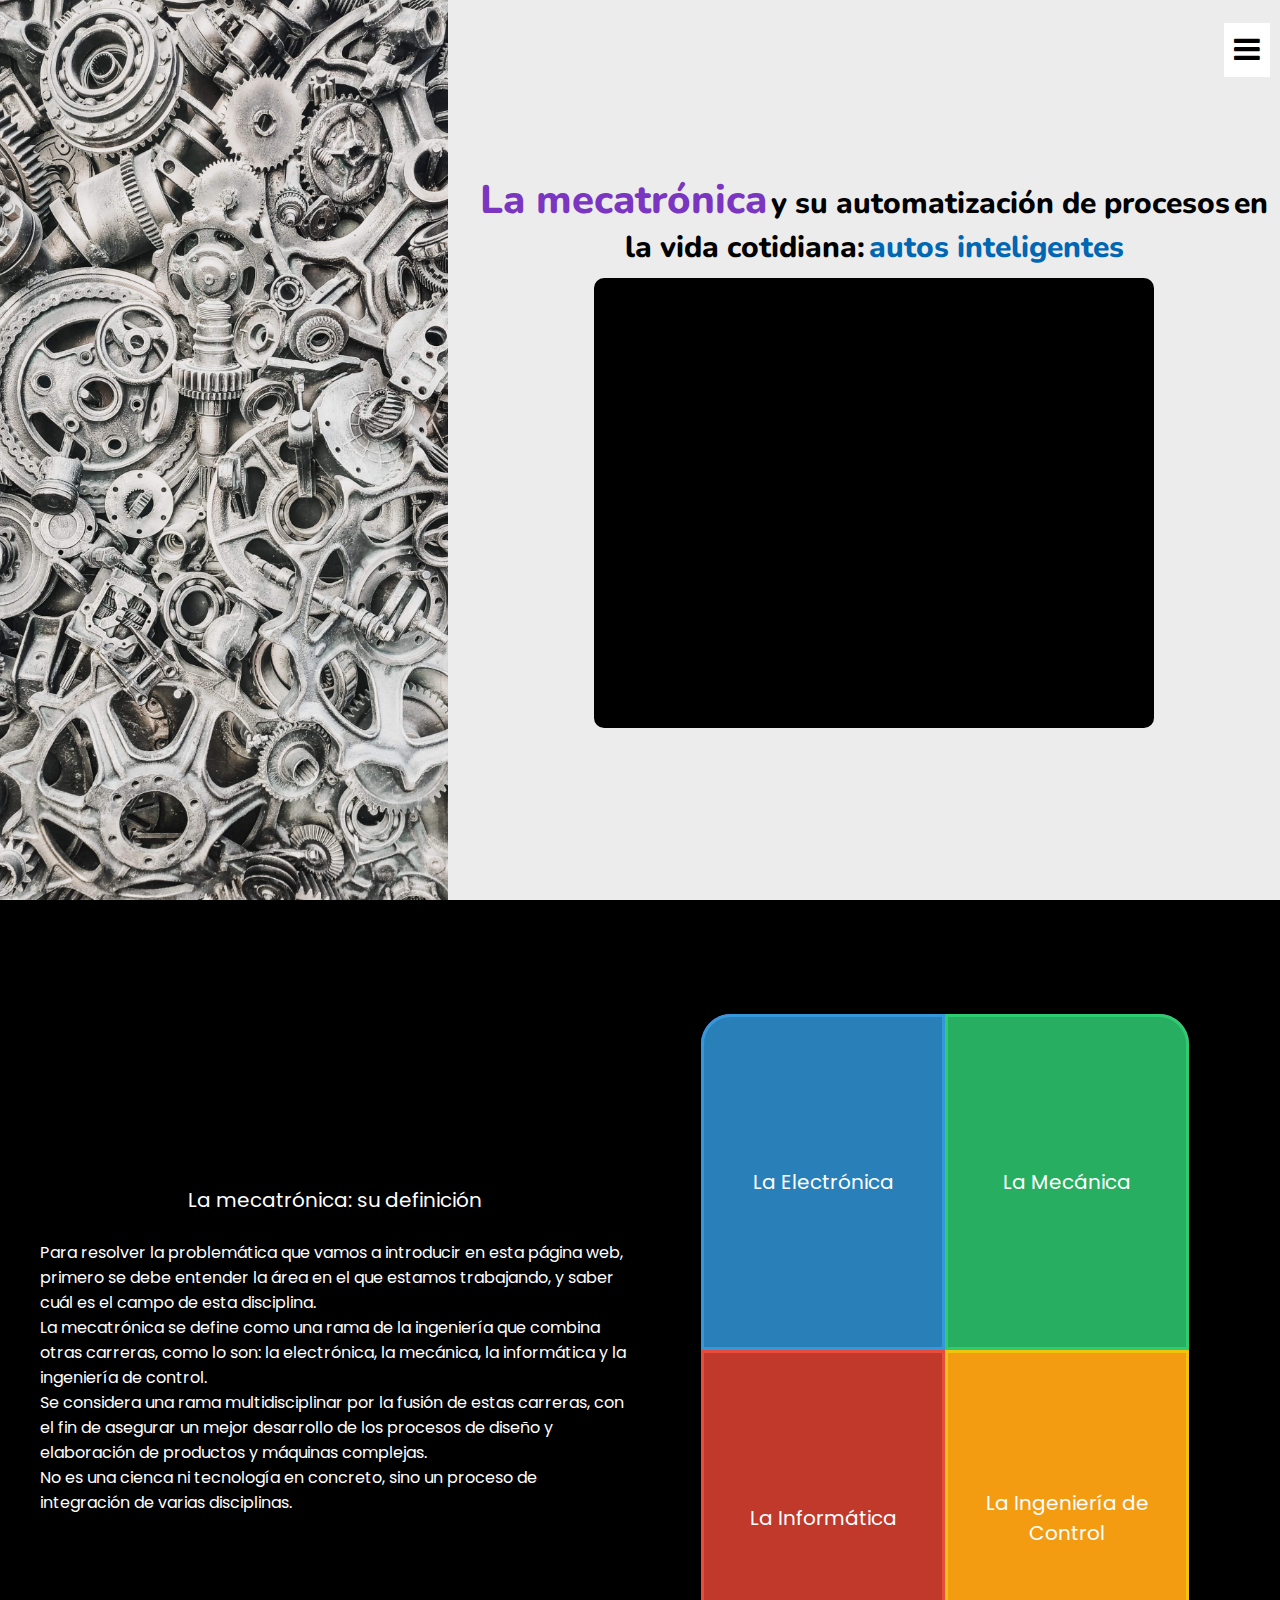
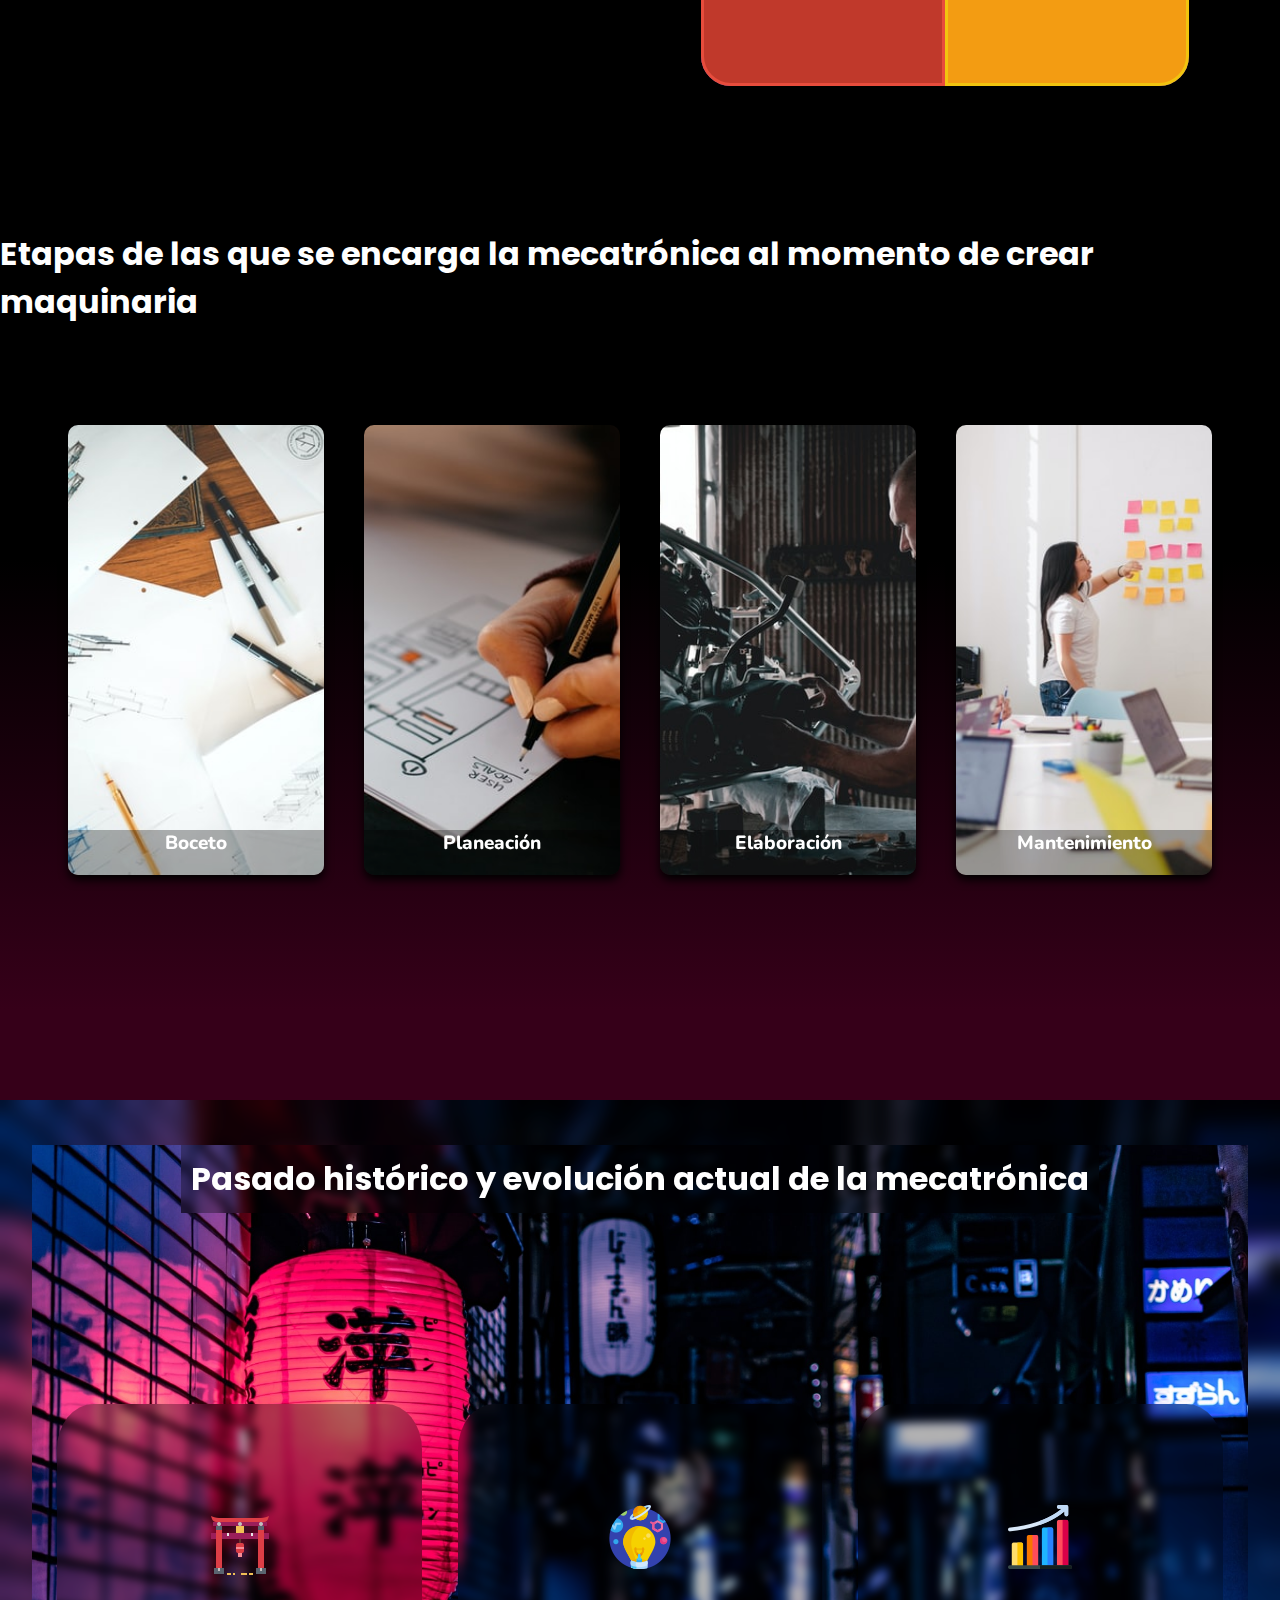
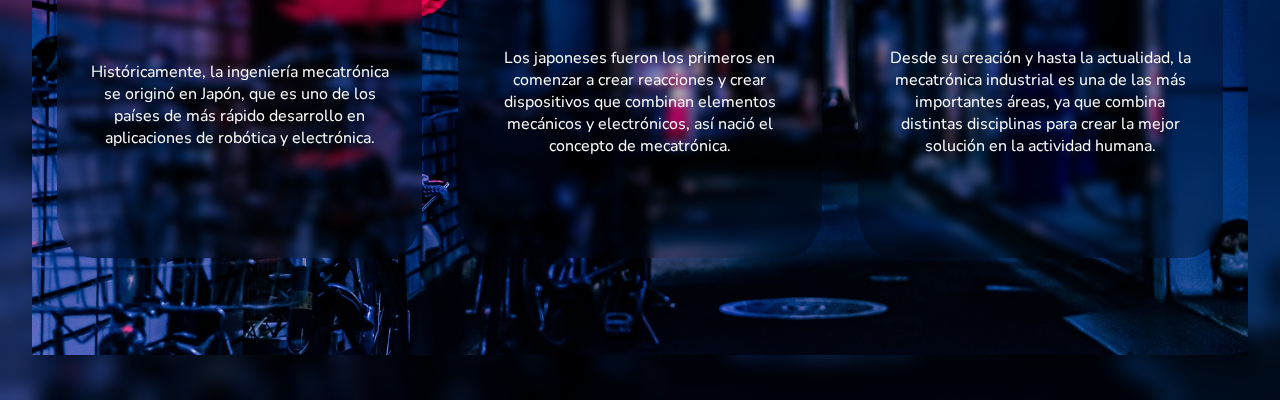
<file: index.html>
<!DOCTYPE html>
<html lang="es">
<head>
    <meta charset="UTF-8">
    <meta http-equiv="X-UA-Compatible" content="IE=edge">
    <meta name="viewport" content="width=device-width, initial-scale=1.0">
    <title>Mecatrónica</title>

    <link rel="stylesheet" href="./assets/css/index.css">
    
    <link rel="stylesheet" href="./assets/fonts/Nunito/stylesheet.css">
    <link rel="stylesheet" href="./assets/fonts/Koulen/stylesheet.css">

    <link rel="stylesheet" href="assets/style_header.css">
    <link rel="stylesheet" href="assets/css/font-awesome.css">

    <script src="assets/js/jquery-3.2.1.js"></script>
    <script src="assets/js/events.js"></script>
</head>
<body>
    <header class="header">

        <div class="container_name">
            <p class="container_name_text"></p>
        </div>

        <ul class="container_menu" id="menu_options">
            <li class="menu_item"><a href="#">Mecatrónica</a></li>
            <li class="menu_item"><a href="./where-is-the-mechatronic.html">Áreas que apoya la Mecatrónica</a></li>
            <li id="contact_li" class="menu_item"><a href="./self-driving-cars.html">Self-Driving Cars</a></li>
            <li class="menu_item"><a href="./cars-and-community.html">Los Self-Driving Cars y la Comunidad</a></li>
            <li class="menu_item"><a href="./conclusion.html">Conclusiones</a></li>
        </ul>

        <label id="bars" onclick="document.getElementById('menu_options').toggleClass('hide')">
            <i class="fa fa-bars"></i>
        </label>
    </header>
    <main>
        <section class="coverpage">
            <div class="coverpage_photo">
            </div>
            <div class="coverpage_info">
                <div class="title">
                    <span>La mecatrónica</span>
                    <span>y su automatización de procesos</span>
                    <span>en la vida cotidiana:</span>
                    <span>autos inteligentes</span>
                </div>
                <div class="videoplayer">
                    <iframe width="560" height="315" src="https://www.youtube.com/embed/tlThdr3O5Qo" title="YouTube video player" frameborder="0" allow="accelerometer; autoplay; clipboard-write; encrypted-media; gyroscope; picture-in-picture" allowfullscreen></iframe>
                </div>
            </div>
        </section>

        <section class="mechatronic-meaning">
            <!-- 
            <br>
            <div class="info-and-animation">
                 <div class="info">
                    
                </div>
                <div class="animation">

                </div> 
            </div>
            <br> -->
            <div class="info">
                <div class="title">
                    <span>La mecatrónica: su definición</span>
                </div>
                <br>
                <div class="subtitie">
                    <span>Para resolver la problemática que vamos a introducir en esta página web, primero se debe entender la área en el que estamos trabajando, y saber cuál es el campo de esta disciplina.<br/>La mecatrónica se define como una rama de la ingeniería que combina otras carreras, como lo son: la electrónica, la mecánica, la informática y la ingeniería de control.<br/>Se considera una rama multidisciplinar por la fusión de estas carreras, con el fin de asegurar un mejor desarrollo de los procesos de diseño y elaboración de productos y máquinas complejas.<br/>No es una cienca ni tecnología en concreto, sino un proceso de integración de varias disciplinas.</span>
                </div>
            </div>
            <div class="animation">
                <div class="container">
                    <div class="first-row">
                        <div class="area" id="electronica">
                            <div class="title">
                                <span>La Electrónica</span>
                            </div>
                        </div>
                        <div class="area" id="mecanica">
                            <div class="title">
                                <span>La Mecánica</span>
                            </div>
                        </div>
                    </div>
                    <div class="first-row">
                        <div id="informatica" class="area">
                            <div class="title">
                                <span>La Informática</span>
                            </div>
                        </div>
                        <div id="control" class="area">
                            <div class="title">
                                <span>La Ingeniería de Control</span>
                            </div>
                        </div>  
                    </div>
                </div>
                <div id="mecatronica">
                    <div class="title">
                        <span>La Mecatrónica</span>
                    </div>
                </div>
            </div>
        </section>
        <section class="steps">
            <div class="title">
                <h1>Etapas de las que se encarga la mecatrónica al momento de crear maquinaria</h1>
            </div>
            <div class="card">
                <div class="face front">
                    <img src="./assets/img/sketch.jpg" alt="">
                    <h3>Boceto</h3>
                </div>
                <div class="face back">
                    <h3>Boceto</h3>
                    <span>Los bocetos mejoran el proceso de diseño de la maquinaria. Además, puede explicar mejor a otros ingenieros las ideas en mente.</span>
                    <!-- <div class="link">
                        <a href="#">Details</a>
                    </div> -->
                </div>
            </div>
            <div class="card">
                <div class="face front">
                    <img src="./assets/img/plan.jpg" alt="">
                    <h3>Planeación</h3>
                </div>
                <div class="face back">
                    <h3>Planeación</h3>
                    <span>Es importante tener pasos a seguir, dado que reduce la incertidumbre y minimiza el riesgo de fracaso.</span>
                    <!-- <div class="link">
                        <a href="#">Details</a>
                    </div> -->
                </div>
            </div>
            <div class="card">
                <div class="face front">
                    <img src="./assets/img/make.jpg" alt="">
                    <h3>Elaboración</h3>
                </div>
                <div class="face back">
                    <h3>Elaboración</h3>
                    <span>Uniendo a personas, materiales y procesos, se intenta elaborar la maquinaria. Tiene la finalidad de resolver una necesidad.</span>
                    <!-- <div class="link">
                        <a href="#">Details</a>
                    </div> -->
                </div>
            </div>
            <div class="card">
                <div class="face front">
                    <img src="./assets/img/maintenance.jpg" alt="">
                    <h3>Mantenimiento</h3>
                </div>
                <div class="face back">
                    <h3>Mantenimiento</h3>
                    <span>Un mantenimiento regular es esencial para prolongar la vida de la maquinaria.</span>
                    <!-- <div class="link">
                        <a href="#">Details</a>
                    </div> -->
                </div>
            </div>
        </section>
        <section class="japan">
            <div class="background">
                <div class="container">
                    <div class="title">
                        <h1>Pasado histórico y evolución actual de la mecatrónica</h1>
                    </div>

                    <div class="cards">
                        <div class="card">
                            <figure class="">
                                <img src="./assets/img/japan-time.png" alt="">
                            </figure>
                            <div class="info">
                                <span>Históricamente, la ingeniería mecatrónica se originó en Japón, que es uno de los países de más rápido desarrollo en aplicaciones de robótica y electrónica.</span>
                            </div>
                        </div>
                        <div class="card">
                            <figure class="">
                                <img src="./assets/img/knowledge.png" alt="">
                            </figure>
                            <div class="info">
                                <span>Los japoneses fueron los primeros en comenzar a crear reacciones y crear dispositivos que combinan elementos mecánicos y electrónicos, así nació el concepto de mecatrónica.</span>
                            </div>
                        </div>
                        <div class="card">
                            <figure class="">
                                <img src="./assets/img/win.png" alt="">
                            </figure>
                            <div class="info">
                                <span>Desde su creación y hasta la actualidad, la mecatrónica industrial es una de las más importantes áreas, ya que combina distintas disciplinas para crear la mejor solución en la actividad humana.</span>
                            </div>
                        </div>
                        <!-- <div class="card">

                        </div>
                        <div class="card">

                        </div> -->
                    </div>
                </div>
            </div>
        </section>
    </main>
    <footer>
    </footer>
</body>
</html>
</file>
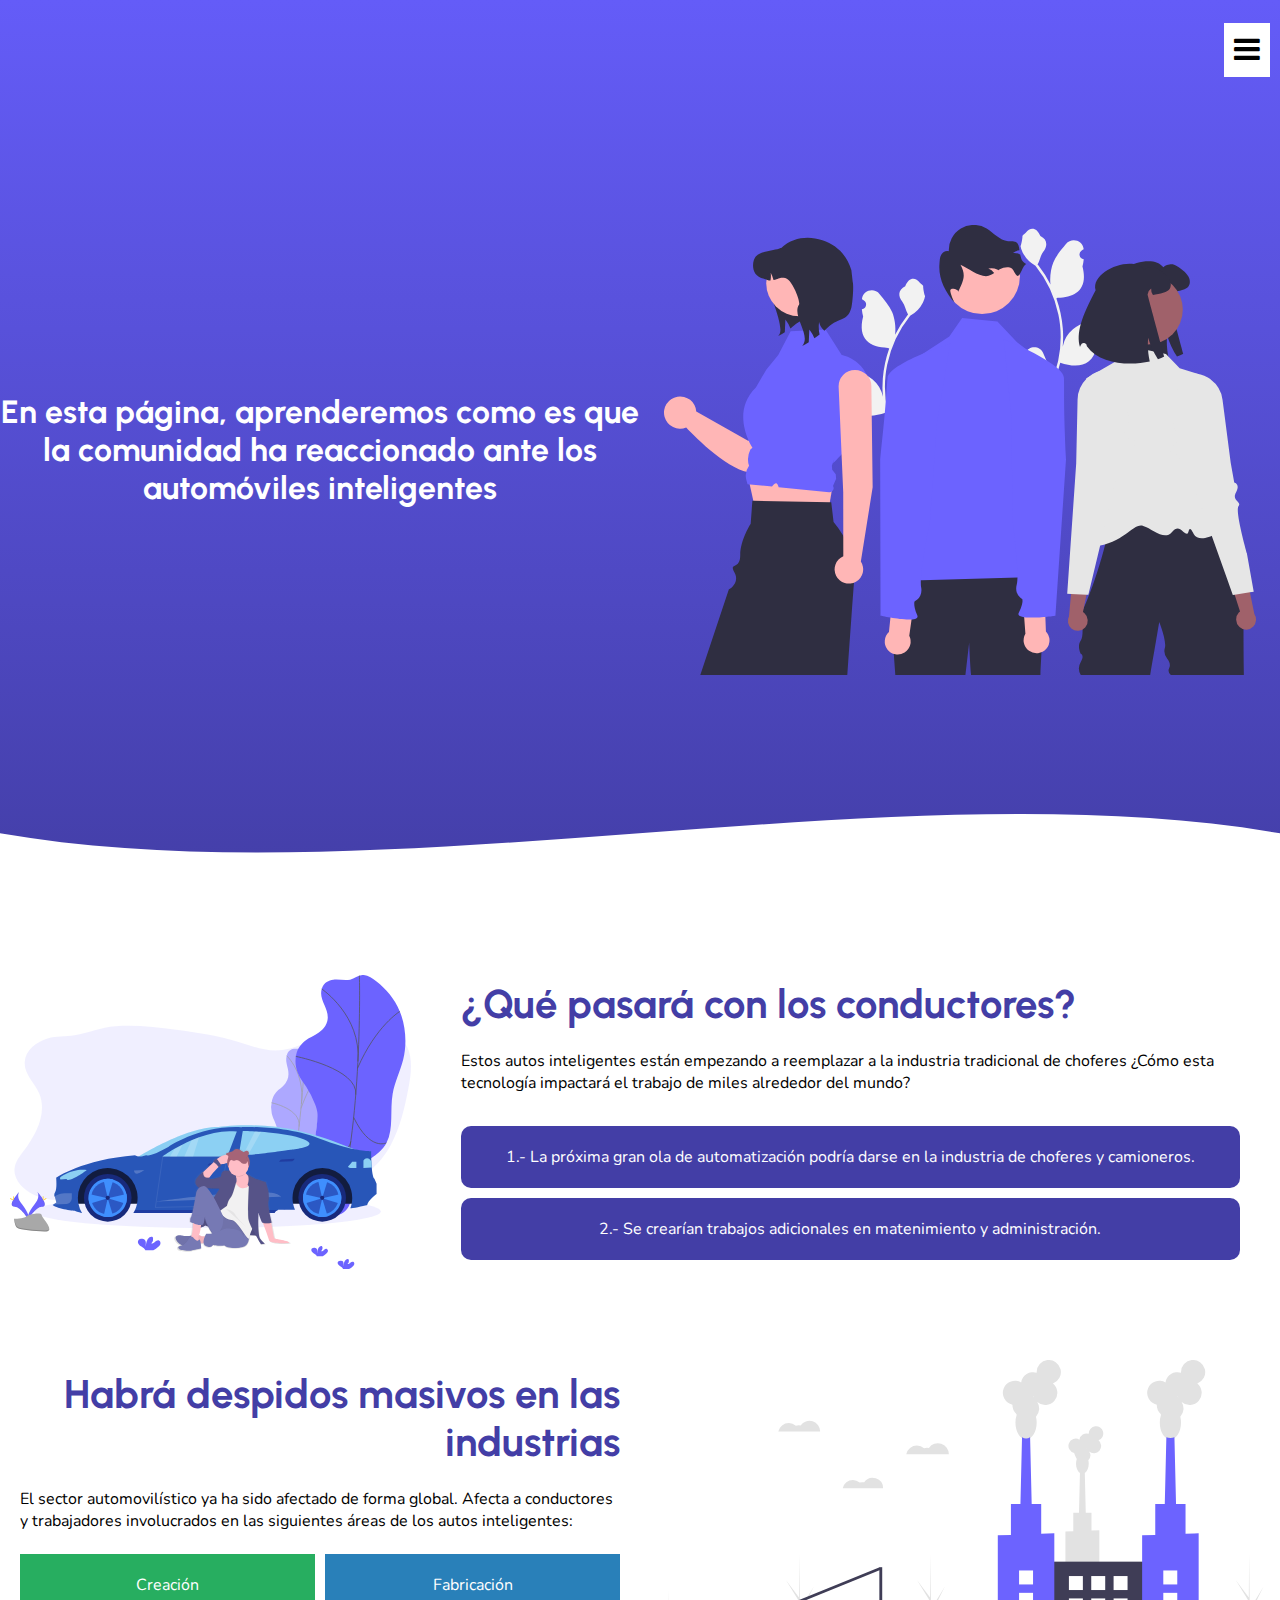
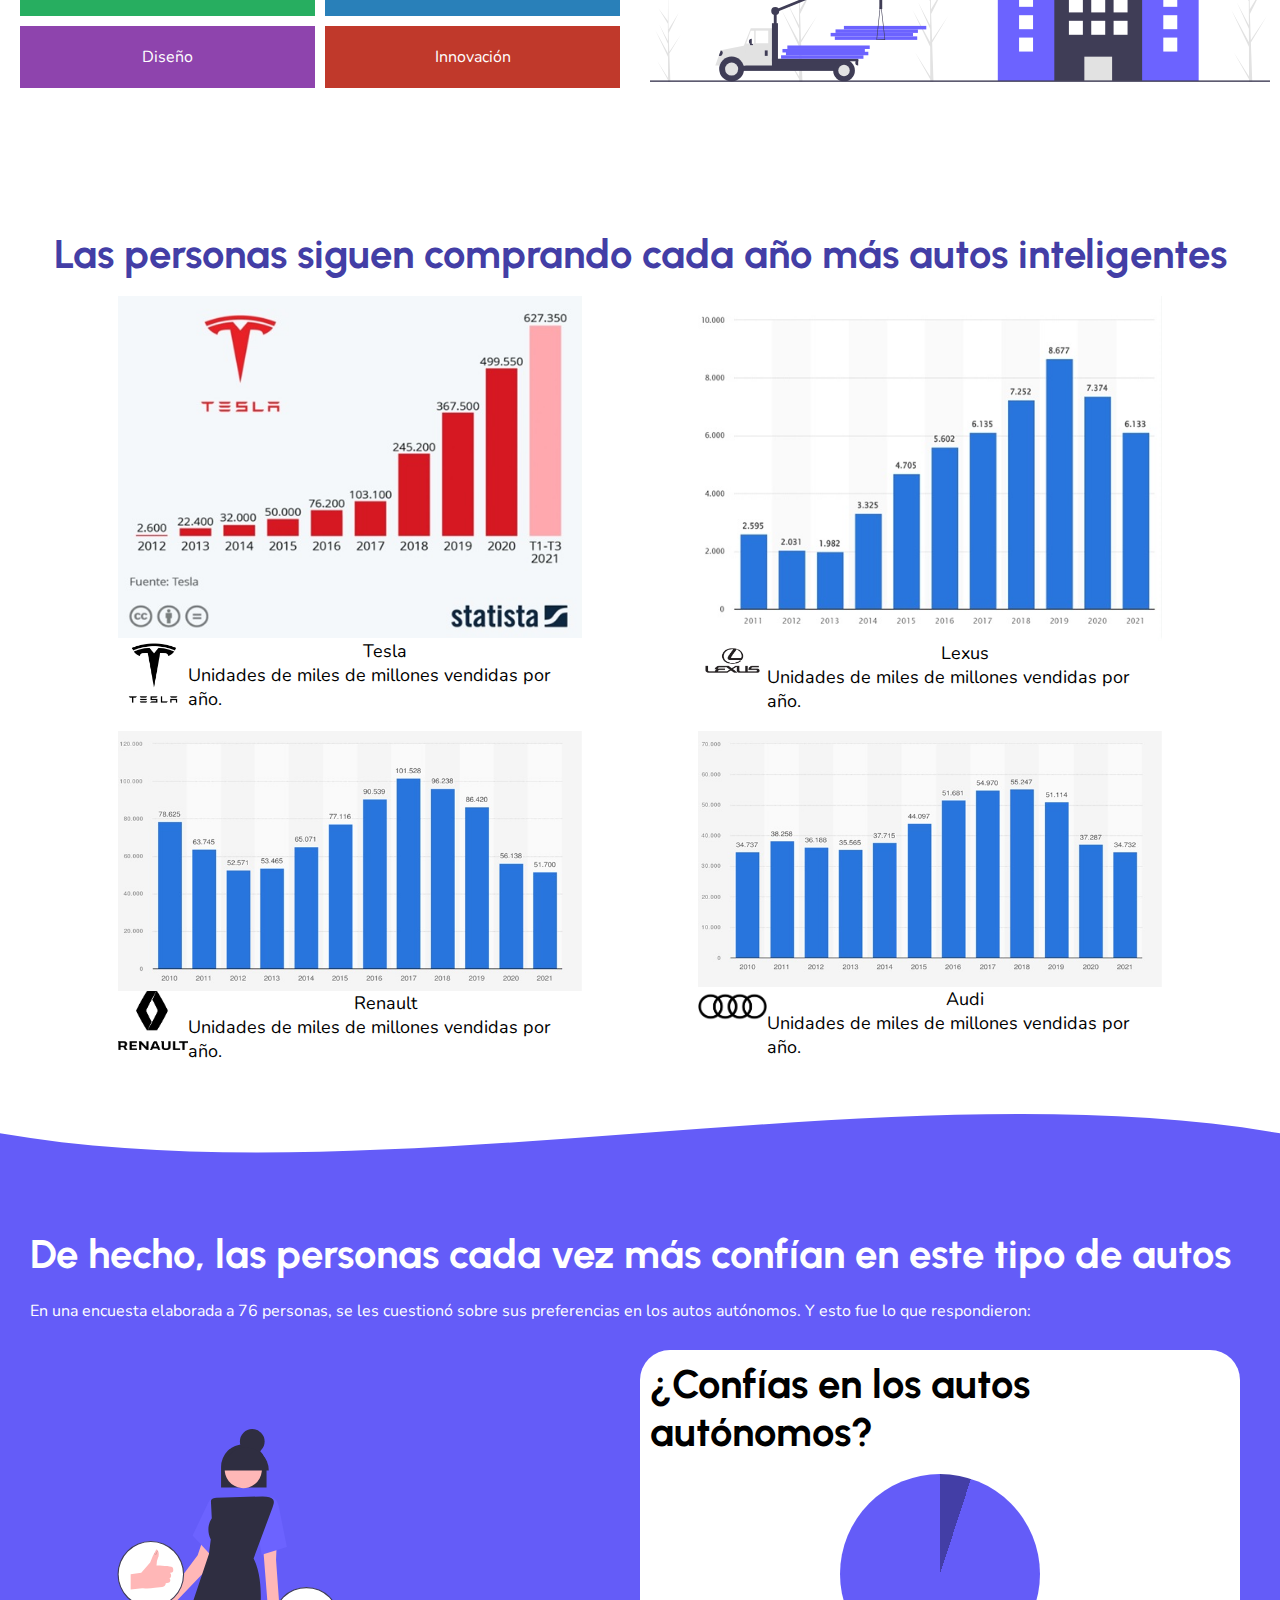
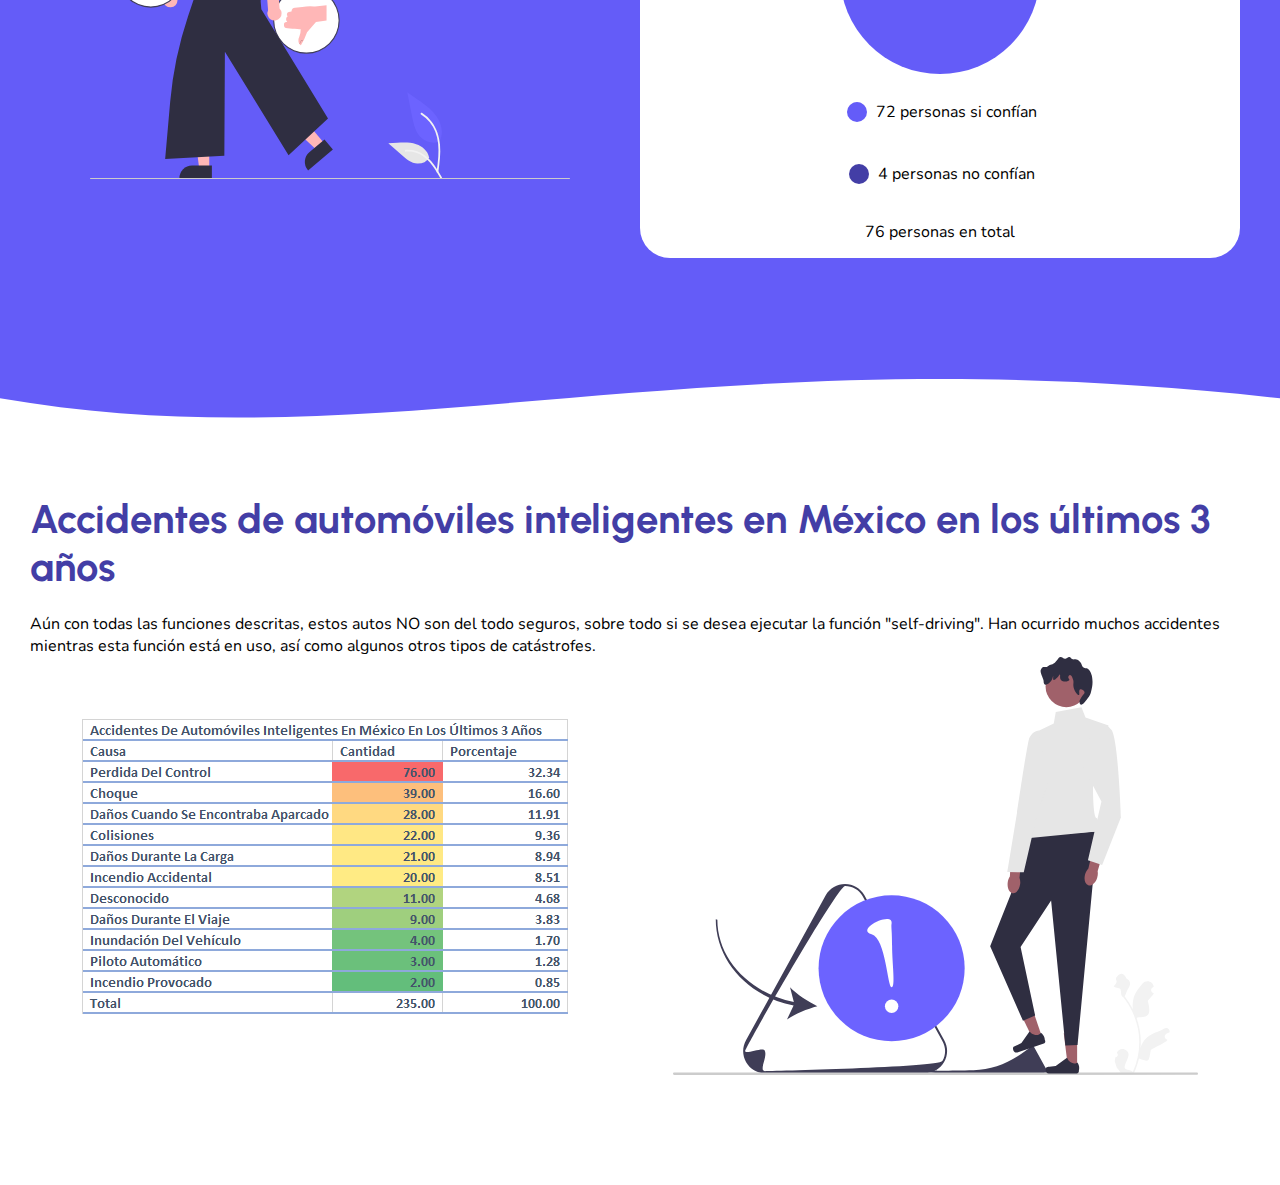
<file: cars-and-community.html>
<!DOCTYPE html>
<html lang="es">
<head>
    <meta charset="UTF-8">
    <meta http-equiv="X-UA-Compatible" content="IE=edge">
    <meta name="viewport" content="width=device-width, initial-scale=1.0">
    <title>Los Self-Driving Cars y la Comunidad</title>

    <link rel="stylesheet" href="./assets/css/cars-and-community.css">

    <link rel="stylesheet" href="./assets/fonts/Nunito/stylesheet.css">
    <!-- <link rel="stylesheet" href="./assets/fonts/Urbanist/stylesheet.css"> -->

    <link rel="stylesheet" href="assets/style_header.css">
    <link rel="stylesheet" href="assets/css/font-awesome.css">

    <script src="assets/js/jquery-3.2.1.js"></script>
    <script src="assets/js/events.js"></script>
</head>
<body>
    <header class="header">

        <div class="container_name">
            <p class="container_name_text"></p>
        </div>

        <ul class="container_menu" id="menu_options">
            <li class="menu_item"><a href="./index.html">Mecatrónica</a></li>
            <li class="menu_item"><a href="./where-is-the-mechatronic.html">Áreas que apoya la Mecatrónica</a></li>
            <li id="contact_li" class="menu_item"><a href="./self-driving-cars.html">Self-Driving Cars</a></li>
            <li class="menu_item"><a href="#">Los Self-Driving Cars y la Comunidad</a></li>
            <li class="menu_item"><a href="./conclusion.html">Conclusiones</a></li>
        </ul>

        <label id="bars" onclick="document.getElementById('menu_options').toggleClass('hide')">
            <i class="fa fa-bars"></i>
        </label>
    </header>
    <main>
        <section class="introduction">
            <div class="info">
                <h1>En esta página, aprenderemos como es que la comunidad ha reaccionado ante los automóviles inteligentes</h1>
            </div>

            <figure class="people_picture">
                <img class="animated-svg" src="./assets/svg/people.svg">
            </figure>

            <!-- Generated by https://smooth.ie/blogs/news/svg-wavey-transitions-between-sections -->
            <div class="wave" style="height: 100px; overflow: hidden;" ><svg viewBox="0 0 500 150" preserveAspectRatio="none" style="height: 100%; width: 100%;"><path d="M0.00,49.98 C149.99,150.00 349.20,-49.98 500.00,49.98 L500.00,150.00 L0.00,150.00 Z" style="stroke: none; fill: white;"></path></svg></div>
        </section>
        <section class="drivers">
            <figure class="driver_picture">
                <img src="./assets/svg/driver.svg" alt="">
            </figure>
            <div class="info">
                <div class="title">
                    <h1>¿Qué pasará con los conductores?</h1>
                </div>
                <br>
                <div>
                    <span>Estos autos inteligentes están empezando a reemplazar a la industria tradicional de choferes ¿Cómo esta tecnología impactará el trabajo de miles alrededor del mundo?</span>
                </div>
                <br>
                <div class="item-list">
                    <span>1.- La próxima gran ola de automatización podría darse en la industria de choferes y camioneros.</span>
                </div>
                <div class="item-list">
                    <span>2.- Se crearían trabajos adicionales en matenimiento y administración.</span>
                </div>
            </div>
        </section>

        <section class="fired">
            <div class="info">
                <div class="title">
                    <h1>Habrá despidos masivos en las industrias</h1>
                </div>
                <br>
                <div>
                    <span>El sector automovilístico ya ha sido afectado de forma global. Afecta a conductores y trabajadores involucrados en las siguientes áreas de los autos inteligentes:</span>
                </div>
                <br>
                <div class="areas">
                    <div class="area">
                        <span>Creación</span>
                    </div>
                    <div class="area">
                        <span>Fabricación</span>
                    </div>
                    <div class="area">
                        <span>Diseño</span>
                    </div>
                    <div class="area">
                        <span>Innovación</span>
                    </div>
                </div>
            </div>
            <figure class="picture_factory">
                <img src="./assets/svg/factory.svg" alt="">
            </figure>
        </section>
        <section class="sales">
            <div class="title">
                <h1>Las personas siguen comprando cada año más autos inteligentes</h1>
            </div>
            <br>
            <div class="sales-of-marks">
                <div class="info-of-sales">
                    <figure class="img-of-sales">
                        <img src="./assets/img/sales-tesla.jpg" alt="">
                    </figure>
                    <div class="info">
                        <figure class="img-of-logo">
                            <img src="./assets/img/tesla-logo.png" alt="">
                        </figure>
                        <div class="text">
                            <span>Tesla</span>
                            <span>Unidades de miles de millones vendidas por año.</span>
                        </div>
                    </div>
                </div>
                <div class="info-of-sales">
                    <figure class="img-of-sales">
                        <img src="./assets/img/sales-lexus.jpg" alt="">
                    </figure>
                    <div class="info">
                        <figure class="img-of-logo">
                            <img src="./assets/img/lexus-logo.png" alt="">
                        </figure>
                        <div class="text">
                            <span>Lexus</span>
                            <span>Unidades de miles de millones vendidas por año.</span>
                        </div>
                    </div>
                </div>
            </div>
            <br>
            <div class="sales-of-marks">
                <div class="info-of-sales">
                    <figure class="img-of-sales">
                        <img src="./assets/img/sales-renault.jpg" alt="">
                    </figure>
                    <div class="info">
                        <figure class="img-of-logo">
                            <img src="./assets/img/renaul-logo.png" alt="">
                        </figure>
                        <div class="text">
                            <span>Renault</span>
                            <span>Unidades de miles de millones vendidas por año.</span>
                        </div>
                    </div>
                </div>
                <div class="info-of-sales">
                    <figure class="img-of-sales">
                        <img src="./assets/img/sales-audi.jpg" alt="">
                    </figure>
                    <div class="info">
                        <figure class="img-of-logo">
                            <img src="./assets/img/audi-logo.png" alt="">
                        </figure>
                        <div class="text">
                            <span>Audi</span>
                            <span>Unidades de miles de millones vendidas por año.</span>
                        </div>
                    </div>
                </div>
            </div>
        </section>
        <div class="wave" style="height: 100px; overflow: hidden;" ><svg viewBox="0 0 500 150" preserveAspectRatio="none" style="height: 100%; width: 100%;"><path d="M0.00,49.98 C149.99,150.00 349.20,-49.98 500.00,49.98 L500.00,150.00 L0.00,150.00 Z" style="stroke: none; fill: #645cf8;"></path></svg></div>
        <section class="like-dislike">
            <div class="info">
                <div class="title">
                    <h1>De hecho, las personas cada vez más confían en este tipo de autos</h1>
                </div>
                <br>
                <div>
                    <span>En una encuesta elaborada a 76 personas, se les cuestionó sobre sus preferencias en los autos autónomos. Y esto fue lo que respondieron:</span>
                </div>
            </div>
            <br>
            <div class="info-about-graphic">
                <div class="img-about-quiz">
                    <figure class="people_likes">
                        <img class="" src="./assets/svg/like-dislike.svg">
                    </figure>
                </div>
                <div class="info-about-quiz">
                    <div class="title">
                        <h1>¿Confías en los autos autónomos?</h1>
                    </div>
                    <br>
                    <div class="graphic">
                    </div>
                    <br>
                    <div class="info">
                        <div>
                            <div class="circle"></div>
                            <span>&nbsp;72 personas si confían</span>
                        </div>
                        <br>
                        <div>
                            <div class="circle"></div>
                            <span>&nbsp;4 personas no confían</span>
                        </div>
                        <br>
                        <div>
                            <span>76 personas en total</span>
                        </div>
                    </div>
                </div>
            </div>
        </section>
        <div class="wave" style="height: 100px; overflow: hidden;" ><svg viewBox="0 0 500 150" preserveAspectRatio="none" style="height: 100%; width: 100%;"><path d="M0.00,49.98 C149.99,150.00 271.49,-49.98 500.00,49.98 L500.00,0.00 L0.00,0.00 Z" style="stroke: none; fill: #645cf8;"></path></svg></div>
        <section class="accidents">
            <div class="info">
                <div class="title">
                    <h1>Accidentes de automóviles inteligentes en México en los últimos 3 años</h1>
                </div>
                <br>
                <div>
                    <span>Aún con todas las funciones descritas, estos autos NO son del todo seguros, sobre todo si se desea ejecutar la función "self-driving". Han ocurrido muchos accidentes mientras esta función está en uso, así como algunos otros tipos de catástrofes.</span>
                </div>
            </div>
            <div class="info-of-table">
                <div class="information">
                    <figure>
                        <img src="./assets/img/table.png" alt="">
                    </figure>
                </div>
                <div class="img-of-warning">
                    <figure class="picture_warning">
                        <img class="" src="./assets/svg/warning.svg">
                    </figure>
                </div>
            </div>

        </section>
    </main>
    

    
    <footer></footer>
</body>
</html>
</file>
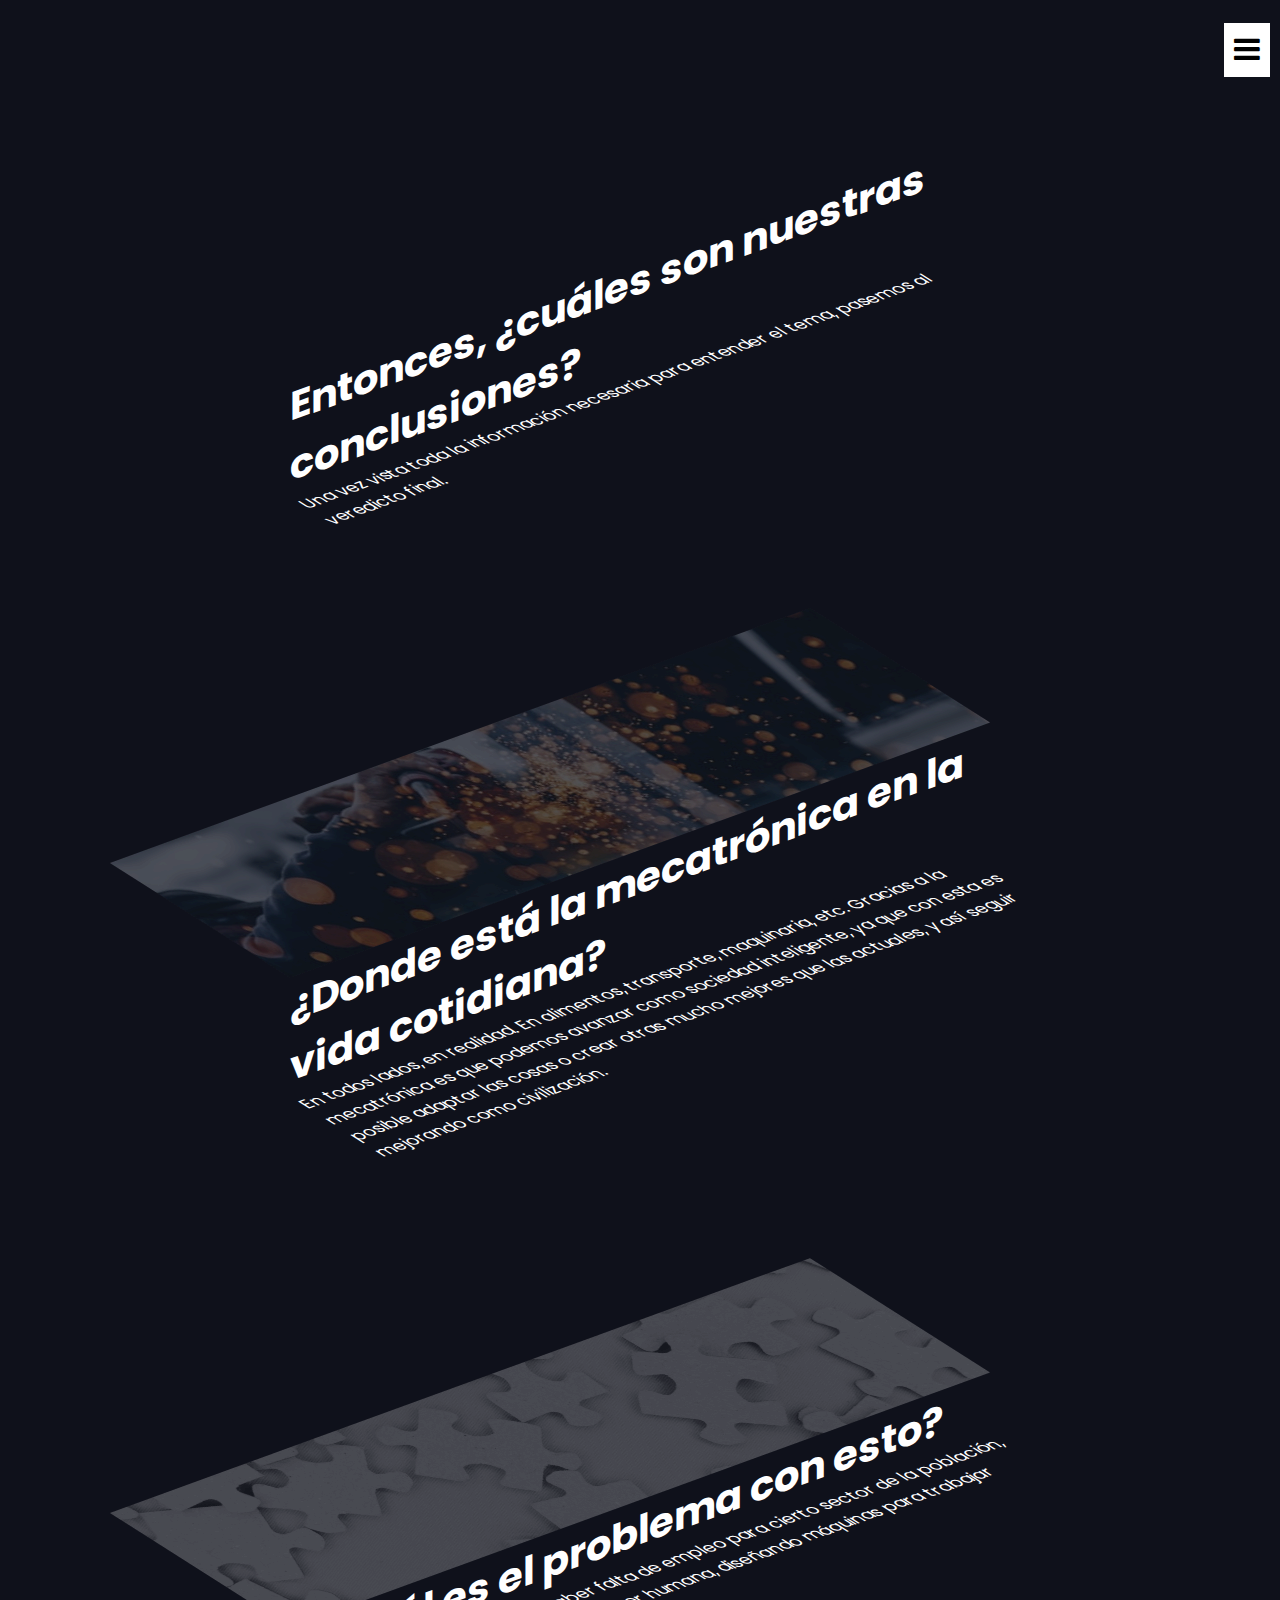
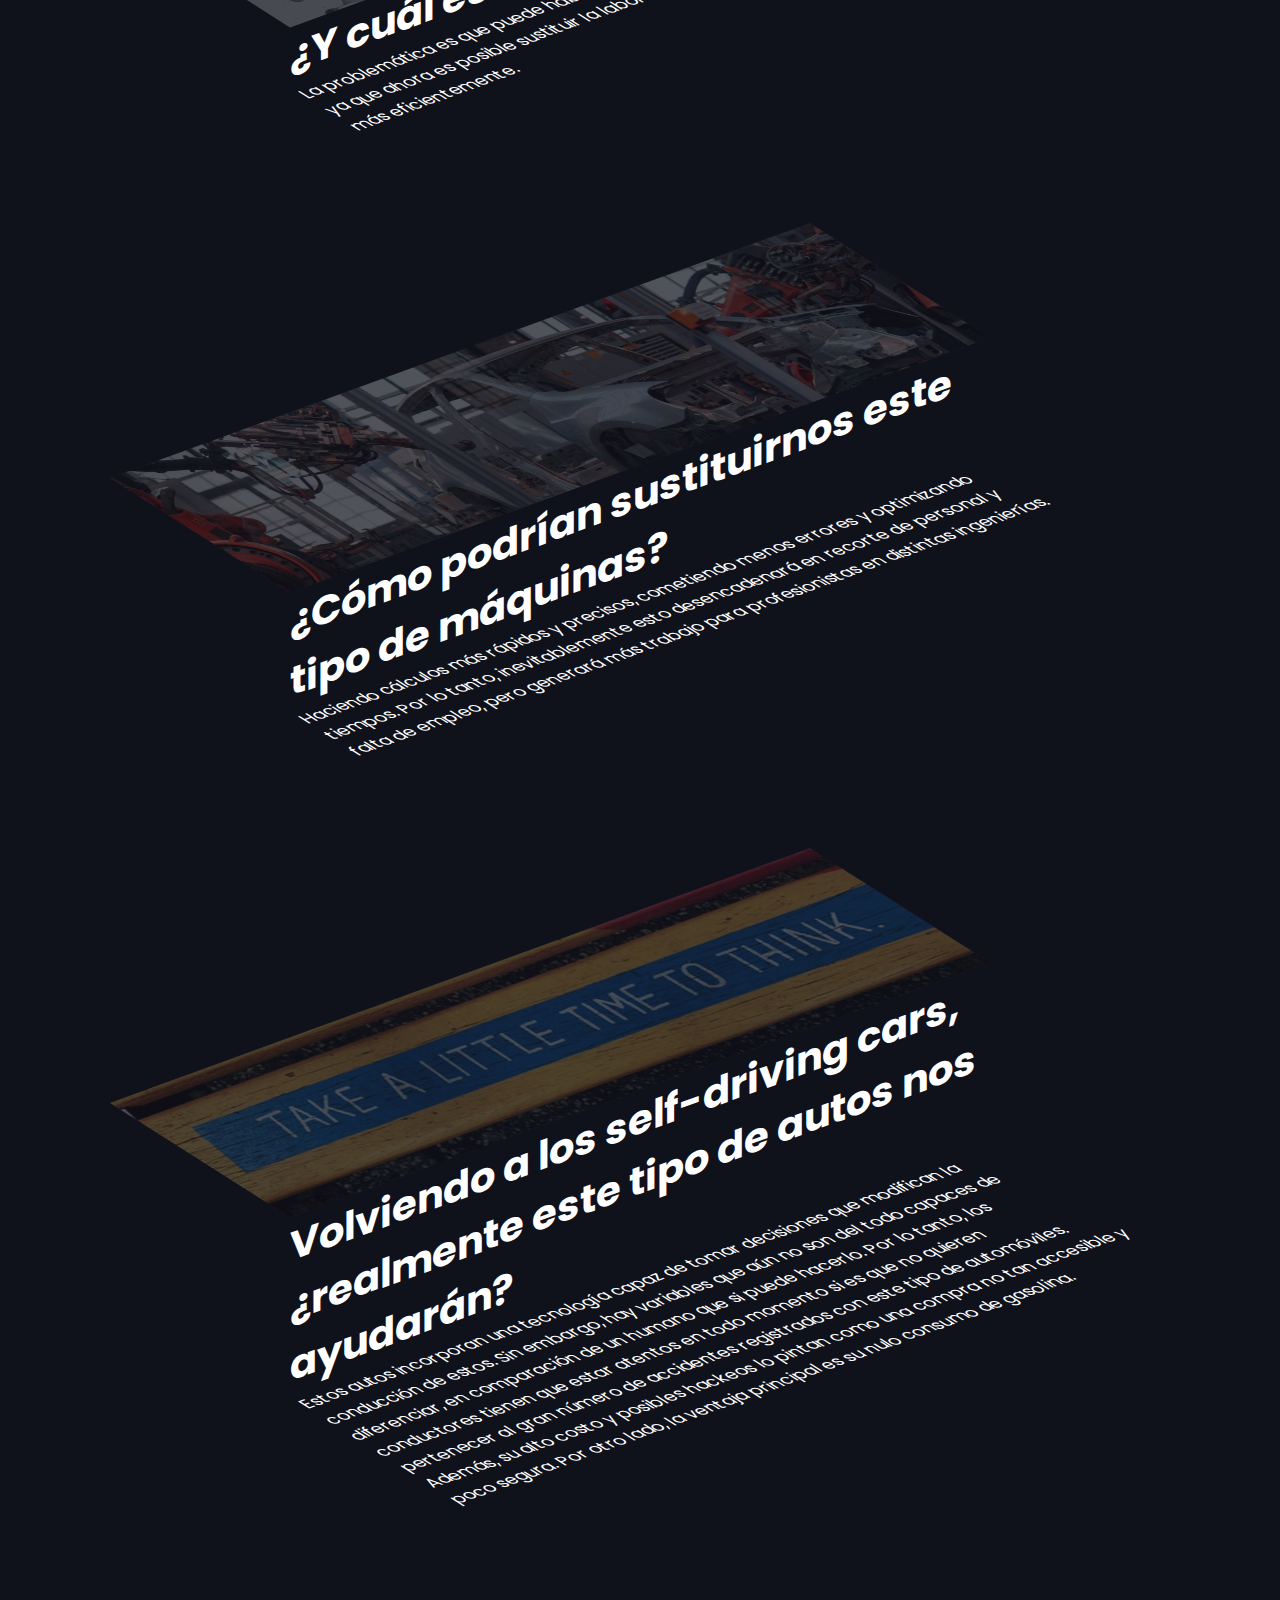
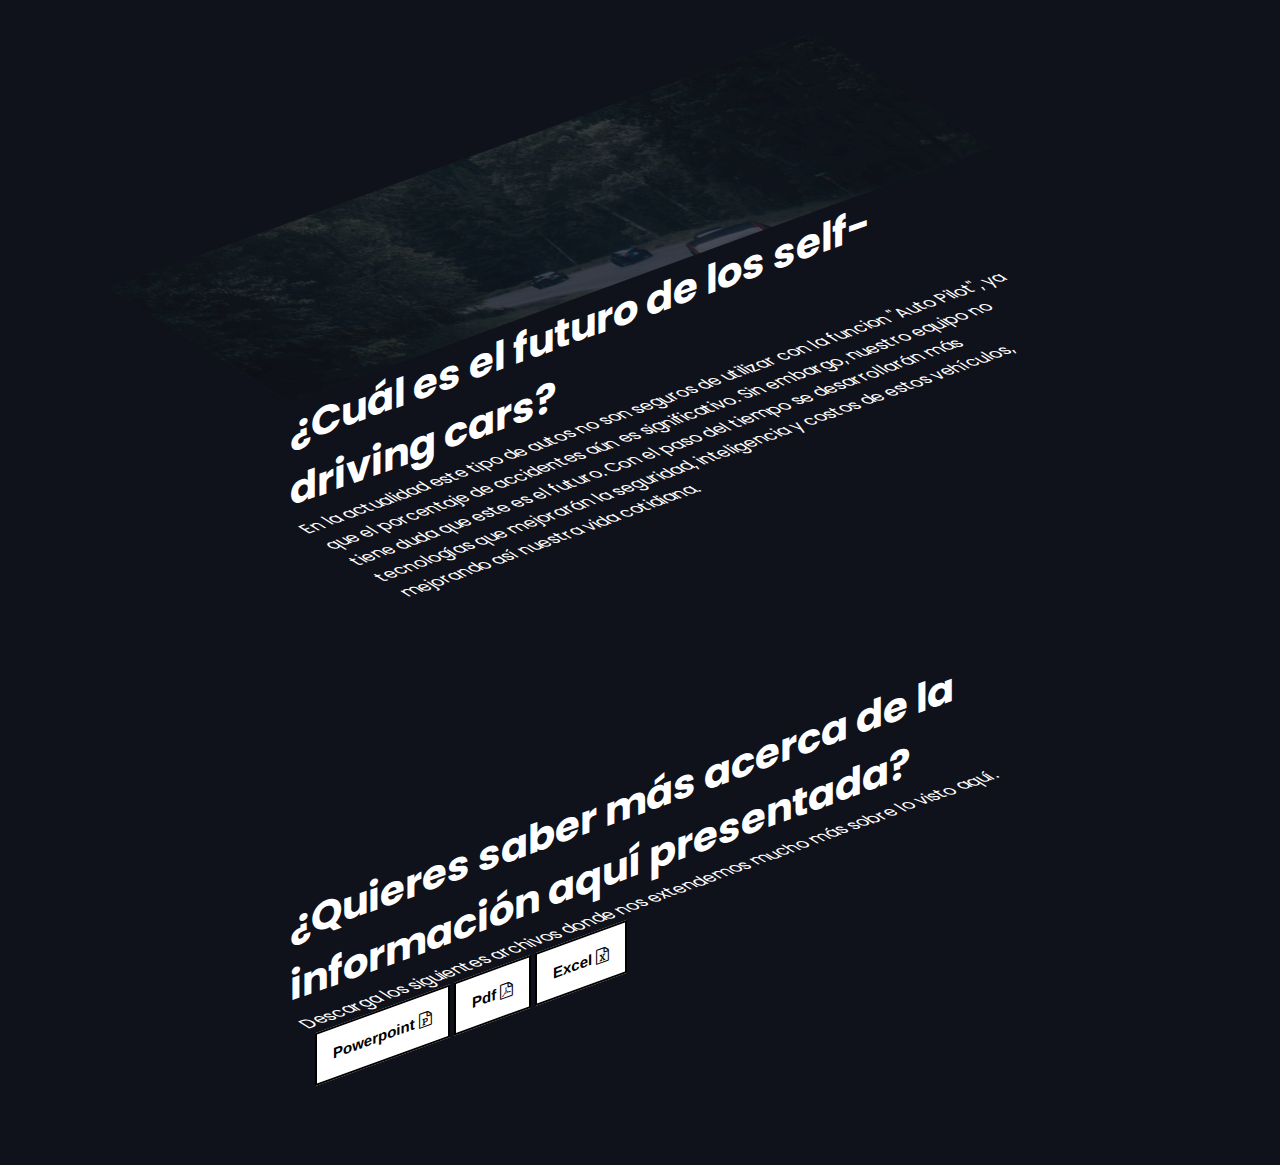
<file: conclusion.html>
<!DOCTYPE html>
<html lang="es">
<head>
    <meta charset="UTF-8">
    <meta http-equiv="X-UA-Compatible" content="IE=edge">
    <meta name="viewport" content="width=device-width, initial-scale=1.0">
    <title>Conclusiones</title>

    <link rel="stylesheet" href="./assets/css/conclusion.css">

    <link rel="stylesheet" href="assets/style_header.css">
    <link rel="stylesheet" href="assets/css/font-awesome.css">

    <script src="assets/js/jquery-3.2.1.js"></script>
    <script src="assets/js/events.js"></script>
    <script>
        function Descarga(url,name){
        
        let a = document.createElement("a");
        a.href = url;
        a.target = "_blank";
        a.download = name;

        document.body.appendChild(a);
        a.click();
        document.body.removeChild(a);
    }
    </script>
    <style>
    .button_download{
        padding: 16px;
        background-color: white;
        color:black;
        font-weight: bold;
        text-transform: capitalize;
        border: 2px solid black;
        cursor:pointer;
        transition: .6s;
        font-size: 15px;
        transform-origin: top;
        transform: skewX(-45deg);
    }
    .powerpoint:hover{
        border:2px solid #fa8231;
        background-color: #fa8231;
        color:white;
        content: "Powerpoint";
    }
    .pdf:hover{
        border:2px solid #e74c3c;
        background-color: #e74c3c;
        color:white;
        content: "Pdf";
    }

    .excel:hover{
        border:2px solid #26de81;
        background-color: #26de81;
        color:white;
        content: "Excel";
    }


    </style>

</head>
<body>
    <header class="header">

        <div class="container_name">
            <p class="container_name_text"></p>
        </div>

        <ul class="container_menu" id="menu_options">
            <li class="menu_item"><a href="./index.html">Mecatrónica</a></li>
            <li class="menu_item"><a href="./where-is-the-mechatronic.html">Áreas que apoya la Mecatrónica</a></li>
            <li id="contact_li" class="menu_item"><a href="./self-driving-cars.html">Self-Driving Cars</a></li>
            <li class="menu_item"><a href="./cars-and-community.html">Los Self-Driving Cars y la Comunidad</a></li>
            <li class="menu_item"><a href="#">Conclusiones</a></li>
        </ul>

        <label id="bars" onclick="document.getElementById('menu_options').toggleClass('hide')">
            <i class="fa fa-bars"></i>
        </label>
    </header>
    <div class="container">
        <h2>Entonces, ¿cuáles son nuestras conclusiones?</h2>
        <div class="skew">
            <p>Una vez vista toda la información necesaria para entender el tema, pasemos al veredicto final.</p>
        </div>
    </div>
    <div class="container">
        <div class="imgBx">
            <img src="./assets/img/conclusion/img1.jpg" alt="">
            <img src="./assets/img/conclusion/img1.jpg" alt="">
            <img src="./assets/img/conclusion/img1.jpg" alt="">
        </div>
        <h2>¿Donde está la mecatrónica en la vida cotidiana?</h2>
        <div class="skew">
            <p>En todos lados, en realidad. En alimentos, transporte, maquinaria, etc. Gracias a la mecatrónica es que podemos avanzar como sociedad inteligente, ya que con esta es posible adaptar las cosas o crear otras mucho mejores que las actuales, y así seguir mejorando como civilización.</p>
            <!-- <a href="#">Read More</a> -->
        </div>
    </div>
    <div class="container">
        <div class="imgBx">
            <img src="./assets/img/conclusion/img2.jpg" alt="">
            <img src="./assets/img/conclusion/img2.jpg" alt="">
            <img src="./assets/img/conclusion/img2.jpg" alt="">
        </div>
        <h2>¿Y cuál es el problema con esto?</h2>
        <div class="skew">
            <p>La problemática es que puede haber falta de empleo para cierto sector de la población, ya que ahora es posible sustituir la labor humana, diseñando máquinas para trabajar más eficientemente.</p>
        </div>
    </div>
    <div class="container">
        <div class="imgBx">
            <img src="./assets/img/conclusion/img3.jpg" alt="">
            <img src="./assets/img/conclusion/img3.jpg" alt="">
            <img src="./assets/img/conclusion/img3.jpg" alt="">
        </div>
        <h2>¿Cómo podrían sustituirnos este tipo de máquinas?</h2>
        <div class="skew">
            <p>Haciendo cálculos más rápidos y precisos, cometiendo menos errores y optimizando tiempos. Por lo tanto, inevitablemente esto desencadenará en recorte de personal y falta de empleo, pero generará más trabajo para profesionistas en distintas ingenierías.</p>
        </div>
    </div>
    <div class="container">
        <div class="imgBx">
            <img src="./assets/img/conclusion/img4.jpg" alt="">
            <img src="./assets/img/conclusion/img4.jpg" alt="">
            <img src="./assets/img/conclusion/img4.jpg" alt="">
        </div>
        <h2>Volviendo a los self-driving cars, ¿realmente este tipo de autos nos ayudarán?</h2>
        <div class="skew">
            <p>Estos autos incorporan una tecnología capaz de tomar decisiones que modifican la conducción de estos. Sin embargo, hay variables que aún no son del todo capaces de diferenciar, en comparación de un humano que si puede hacerlo. Por lo tanto, los conductores tienen que estar atentos en todo momento si es que no quieren pertenecer al gran número de accidentes registrados con este tipo de automóviles. Además, su alto costo y posibles hackeos lo pintan como una compra no tan accesible y poco segura. Por otro lado, la ventaja principal es su nulo consumo de gasolina.</p>
        </div>
    </div>
    <div class="container">
        <div class="imgBx">
            <img src="./assets/img/conclusion/img5.jpg" alt="">
            <img src="./assets/img/conclusion/img5.jpg" alt="">
            <img src="./assets/img/conclusion/img5.jpg" alt="">
        </div>
        <h2>¿Cuál es el futuro de los self-driving cars?</h2>
        <div class="skew">
            <p>En la actualidad este tipo de autos no son seguros de utilizar con la funcion "Auto Pilot", ya que el porcentaje de accidentes aún es significativo. Sin embargo, nuestro equipo no tiene duda que este es el futuro. Con el paso del tiempo se desarrollarán más tecnologías que mejorarán la seguridad, inteligencia y costos de estos vehículos, mejorando así nuestra vida cotidiana.</p>
        </div>
    </div>
    <div class="container">
        <h2>¿Quieres saber más acerca de la información aquí presentada?</h2>
        <div class="skew">
            <p>Descarga los siguientes archivos donde nos extendemos mucho más sobre lo visto aquí.</p>
            
    <button class="button_download powerpoint" onclick='Descarga("./assets/files/pp.pptx","powerpointDescargado.pptx")'>powerpoint <i class="fa fa-file-powerpoint-o"></i></button>
    <button class="button_download pdf" onclick='Descarga("./assets/files/pdf.pdf","pdfDescargado.pdf")'>pdf <i class="fa fa-file-pdf-o"></i></button>
    <button class="button_download excel" onclick='Descarga("./assets/files/excel.xlsx","excelDescargado.xlsx")'>excel <i class="fa fa-file-excel-o"></i></button>
            <br>
            <br>
            <br>
        </div>
    </div>
</body>
</html>
</file>
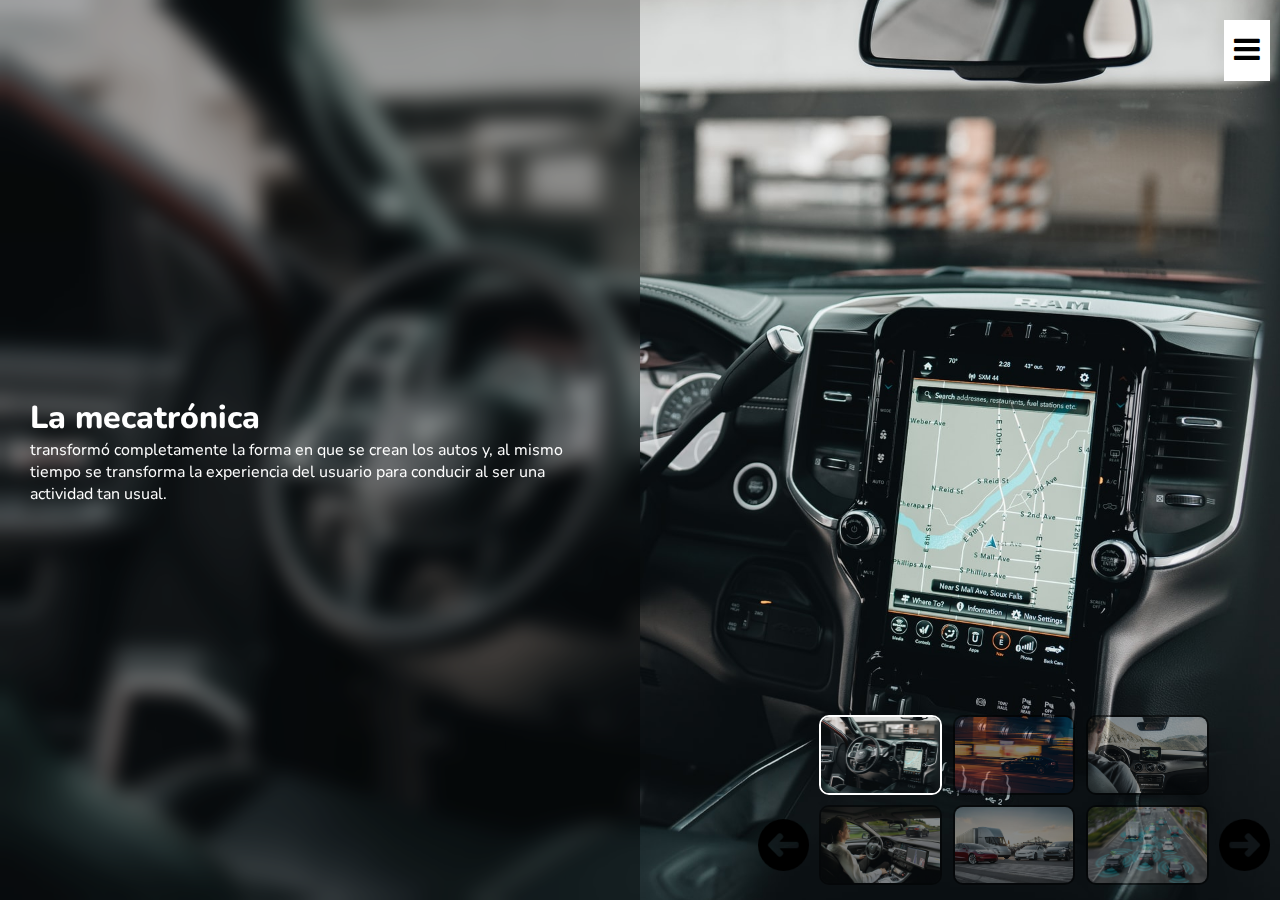
<file: self-driving-cars.html>
<!DOCTYPE html>
<html lang="en">
<head>
    <meta charset="UTF-8">
    <meta http-equiv="X-UA-Compatible" content="IE=edge">
    <meta name="viewport" content="width=device-width, initial-scale=1.0">
    <title>Self-Driving Cars</title>

    <link rel="stylesheet" href="./assets/css/self-driving-cars.css">

    <link rel="stylesheet" href="./assets/fonts/Nunito/stylesheet.css">

    <link rel="stylesheet" href="assets/style_header.css">
    <link rel="stylesheet" href="assets/css/font-awesome.css">

    <script src="assets/js/jquery-3.2.1.js"></script>
    <script src="assets/js/events.js"></script>
</head>
<body>
    <header class="header">

        <div class="container_name">
            <p class="container_name_text"></p>
        </div>

        <ul class="container_menu" id="menu_options">
            <li class="menu_item"><a href="./index.html">Mecatrónica</a></li>
            <li class="menu_item"><a href="./where-is-the-mechatronic.html">Áreas que apoya la Mecatrónica</a></li>
            <li id="contact_li" class="menu_item"><a href="#">Self-Driving Cars</a></li>
            <li class="menu_item"><a href="./cars-and-community.html">Los Self-Driving Cars y la Comunidad</a></li>
            <li class="menu_item"><a href="./conclusion.html">Conclusiones</a></li>
        </ul>

        <label id="bars" onclick="document.getElementById('menu_options').toggleClass('hide')">
            <i class="fa fa-bars"></i>
        </label>
    </header>
    <main>
        <section class="viewer start">
            <div class="container">
                <div class="info" id="info">
                    <h1>La mecatrónica</h1>
                    <span>transformó completamente la forma en que se crean los autos y, al mismo tiempo se transforma la experiencia del usuario para conducir al ser una actividad tan usual.</span>
                </div>
            </div>
            <div class="switcher">
                <div class="prev" id="prev">
                    <div class="trick-for-arrow">

                    </div>
                    <picture>
                        <img src="./assets/img/self-driving-cars/leftarrow.png" alt="">
                    </picture>
                </div>
                <div class="content">
                    <!-- <div style="width: 10px; background-color: red; height: 5rem;">

                    </div> -->
                    <div class="row-content">
                        <div class="active preview-of-img" id="preimg1">
                            <picture>
                                <img src="./assets/img/self-driving-cars/img1.jpg" alt="">
                            </picture>
                        </div>
                        <div class="preview-of-img" id="preimg2">
                            <picture>
                                <img src="./assets/img/self-driving-cars/img2.jpg" alt="">
                            </picture>
                        </div>
                        <div class="preview-of-img" id="preimg3">
                            <picture>
                                <img src="./assets/img/self-driving-cars/img3.jpg" alt="">
                            </picture>
                        </div>
                    </div>
                    <div class="row-content">
                        <div class="preview-of-img" id="preimg4">
                            <picture>
                                <img src="./assets/img/self-driving-cars/img4.jpg" alt="">
                            </picture>
                        </div>
                        <div class="preview-of-img" id="preimg5">
                            <picture>
                                <img src="./assets/img/self-driving-cars/img5.jpg" alt="">
                            </picture>
                        </div>
                        <div class="preview-of-img" id="preimg6">
                            <picture>
                                <img src="./assets/img/self-driving-cars/img6.jpg" alt="">
                            </picture>
                        </div>
                    </div>
                </div>
                <div class="next" id="next">
                    <picture>
                        <img src="./assets/img/self-driving-cars/rightarrow.png" alt="">
                    </picture>
                </div>
            </div>
        </section>
    </main>
    <footer></footer>

    <!-- <a href="https://www.flaticon.com/free-icons/back" title="back icons">Back icons created by Roundicons - Flaticon</a> -->

    <script src="./assets/js/self-driving-cars.js"></script>
</body>
</html>
</file>
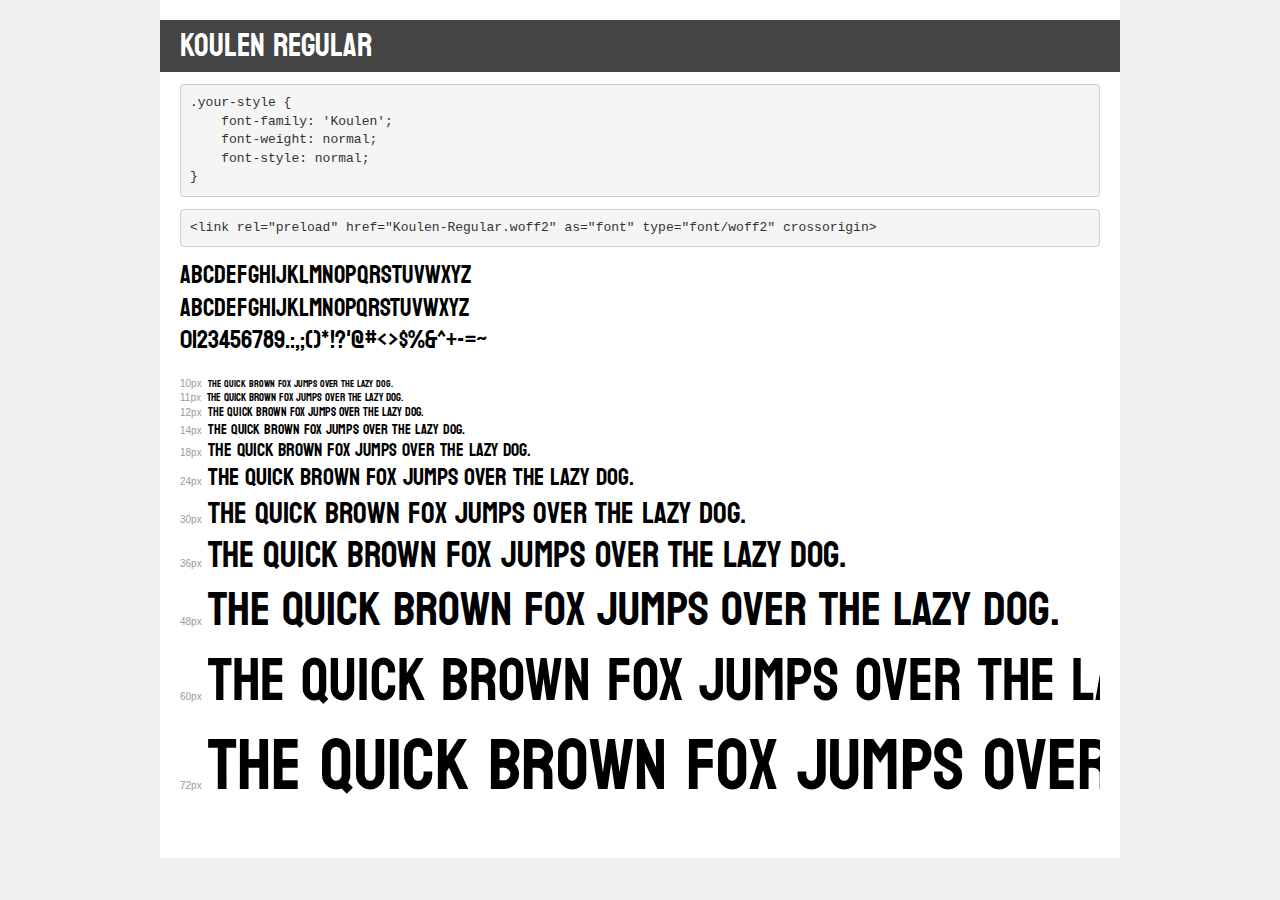
<file: assets/fonts/Koulen/demo.html>
<!DOCTYPE html>
<html lang="en">
<head>
    <meta charset="utf-8">
    <meta http-equiv="X-UA-Compatible" content="IE=edge">
    <meta name="viewport" content="width=device-width, initial-scale=1">
    <meta name="robots" content="noindex, noarchive">
    <meta name="format-detection" content="telephone=no">
    <title>Transfonter demo</title>
    <link href="stylesheet.css" rel="stylesheet">
    <style>
        /*
        http://meyerweb.com/eric/tools/css/reset/
        v2.0 | 20110126
        License: none (public domain)
        */
        html, body, div, span, applet, object, iframe,
        h1, h2, h3, h4, h5, h6, p, blockquote, pre,
        a, abbr, acronym, address, big, cite, code,
        del, dfn, em, img, ins, kbd, q, s, samp,
        small, strike, strong, sub, sup, tt, var,
        b, u, i, center,
        dl, dt, dd, ol, ul, li,
        fieldset, form, label, legend,
        table, caption, tbody, tfoot, thead, tr, th, td,
        article, aside, canvas, details, embed,
        figure, figcaption, footer, header, hgroup,
        menu, nav, output, ruby, section, summary,
        time, mark, audio, video {
            margin: 0;
            padding: 0;
            border: 0;
            font-size: 100%;
            font: inherit;
            vertical-align: baseline;
        }
        /* HTML5 display-role reset for older browsers */
        article, aside, details, figcaption, figure,
        footer, header, hgroup, menu, nav, section {
            display: block;
        }
        body {
            line-height: 1;
        }
        ol, ul {
            list-style: none;
        }
        blockquote, q {
            quotes: none;
        }
        blockquote:before, blockquote:after,
        q:before, q:after {
            content: '';
            content: none;
        }
        table {
            border-collapse: collapse;
            border-spacing: 0;
        }
        /* demo styles */
        body {
            background: #f0f0f0;
            color: #000;
        }
        .page {
            background: #fff;
            width: 920px;
            margin: 0 auto;
            padding: 20px 20px 0 20px;
            overflow: hidden;
        }
        .font-container {
            overflow-x: auto;
            overflow-y: hidden;
            margin-bottom: 40px;
            line-height: 1.3;
            white-space: nowrap;
            padding-bottom: 5px;
        }
        h1 {
            position: relative;
            background: #444;
            font-size: 32px;
            color: #fff;
            padding: 10px 20px;
            margin: 0 -20px 12px -20px;
        }
        .letters {
            font-size: 25px;
            margin-bottom: 20px;
        }
        .s10:before {
            content: '10px';
        }
        .s11:before {
            content: '11px';
        }
        .s12:before {
            content: '12px';
        }
        .s14:before {
            content: '14px';
        }
        .s18:before {
            content: '18px';
        }
        .s24:before {
            content: '24px';
        }
        .s30:before {
            content: '30px';
        }
        .s36:before {
            content: '36px';
        }
        .s48:before {
            content: '48px';
        }
        .s60:before {
            content: '60px';
        }
        .s72:before {
            content: '72px';
        }
        .s10:before, .s11:before, .s12:before, .s14:before,
        .s18:before, .s24:before, .s30:before, .s36:before,
        .s48:before, .s60:before, .s72:before {
            font-family: Arial, sans-serif;
            font-size: 10px;
            font-weight: normal;
            font-style: normal;
            color: #999;
            padding-right: 6px;
        }
        pre {
            display: block;
            padding: 9px;
            margin: 0 0 12px;
            font-family: Monaco, Menlo, Consolas, "Courier New", monospace;
            font-size: 13px;
            line-height: 1.428571429;
            color: #333;
            font-weight: normal;
            font-style: normal;
            background-color: #f5f5f5;
            border: 1px solid #ccc;
            overflow-x: auto;
            border-radius: 4px;
        }
        /* responsive */
        @media (max-width: 959px) {
            .page {
                width: auto;
                margin: 0;
            }
        }
    </style>
</head>
<body>
<div class="page">
    <div class="demo">
        <h1 style="font-family: 'Koulen'; font-weight: normal; font-style: normal;">Koulen Regular</h1>
        <pre title="Usage">.your-style {
    font-family: 'Koulen';
    font-weight: normal;
    font-style: normal;
}</pre>
        <pre title="Preload (optional)">
&lt;link rel=&quot;preload&quot; href=&quot;Koulen-Regular.woff2&quot; as=&quot;font&quot; type=&quot;font/woff2&quot; crossorigin&gt;</pre>
        <div class="font-container" style="font-family: 'Koulen'; font-weight: normal; font-style: normal;">
            <p class="letters">
                abcdefghijklmnopqrstuvwxyz<br>
ABCDEFGHIJKLMNOPQRSTUVWXYZ<br>
                0123456789.:,;()*!?'@#&lt;&gt;$%&^+-=~
            </p>
            <p class="s10" style="font-size: 10px;">The quick brown fox jumps over the lazy dog.</p>
            <p class="s11" style="font-size: 11px;">The quick brown fox jumps over the lazy dog.</p>
            <p class="s12" style="font-size: 12px;">The quick brown fox jumps over the lazy dog.</p>
            <p class="s14" style="font-size: 14px;">The quick brown fox jumps over the lazy dog.</p>
            <p class="s18" style="font-size: 18px;">The quick brown fox jumps over the lazy dog.</p>
            <p class="s24" style="font-size: 24px;">The quick brown fox jumps over the lazy dog.</p>
            <p class="s30" style="font-size: 30px;">The quick brown fox jumps over the lazy dog.</p>
            <p class="s36" style="font-size: 36px;">The quick brown fox jumps over the lazy dog.</p>
            <p class="s48" style="font-size: 48px;">The quick brown fox jumps over the lazy dog.</p>
            <p class="s60" style="font-size: 60px;">The quick brown fox jumps over the lazy dog.</p>
            <p class="s72" style="font-size: 72px;">The quick brown fox jumps over the lazy dog.</p>
        </div>
    </div>

</div>
</body>
</html>
</file>
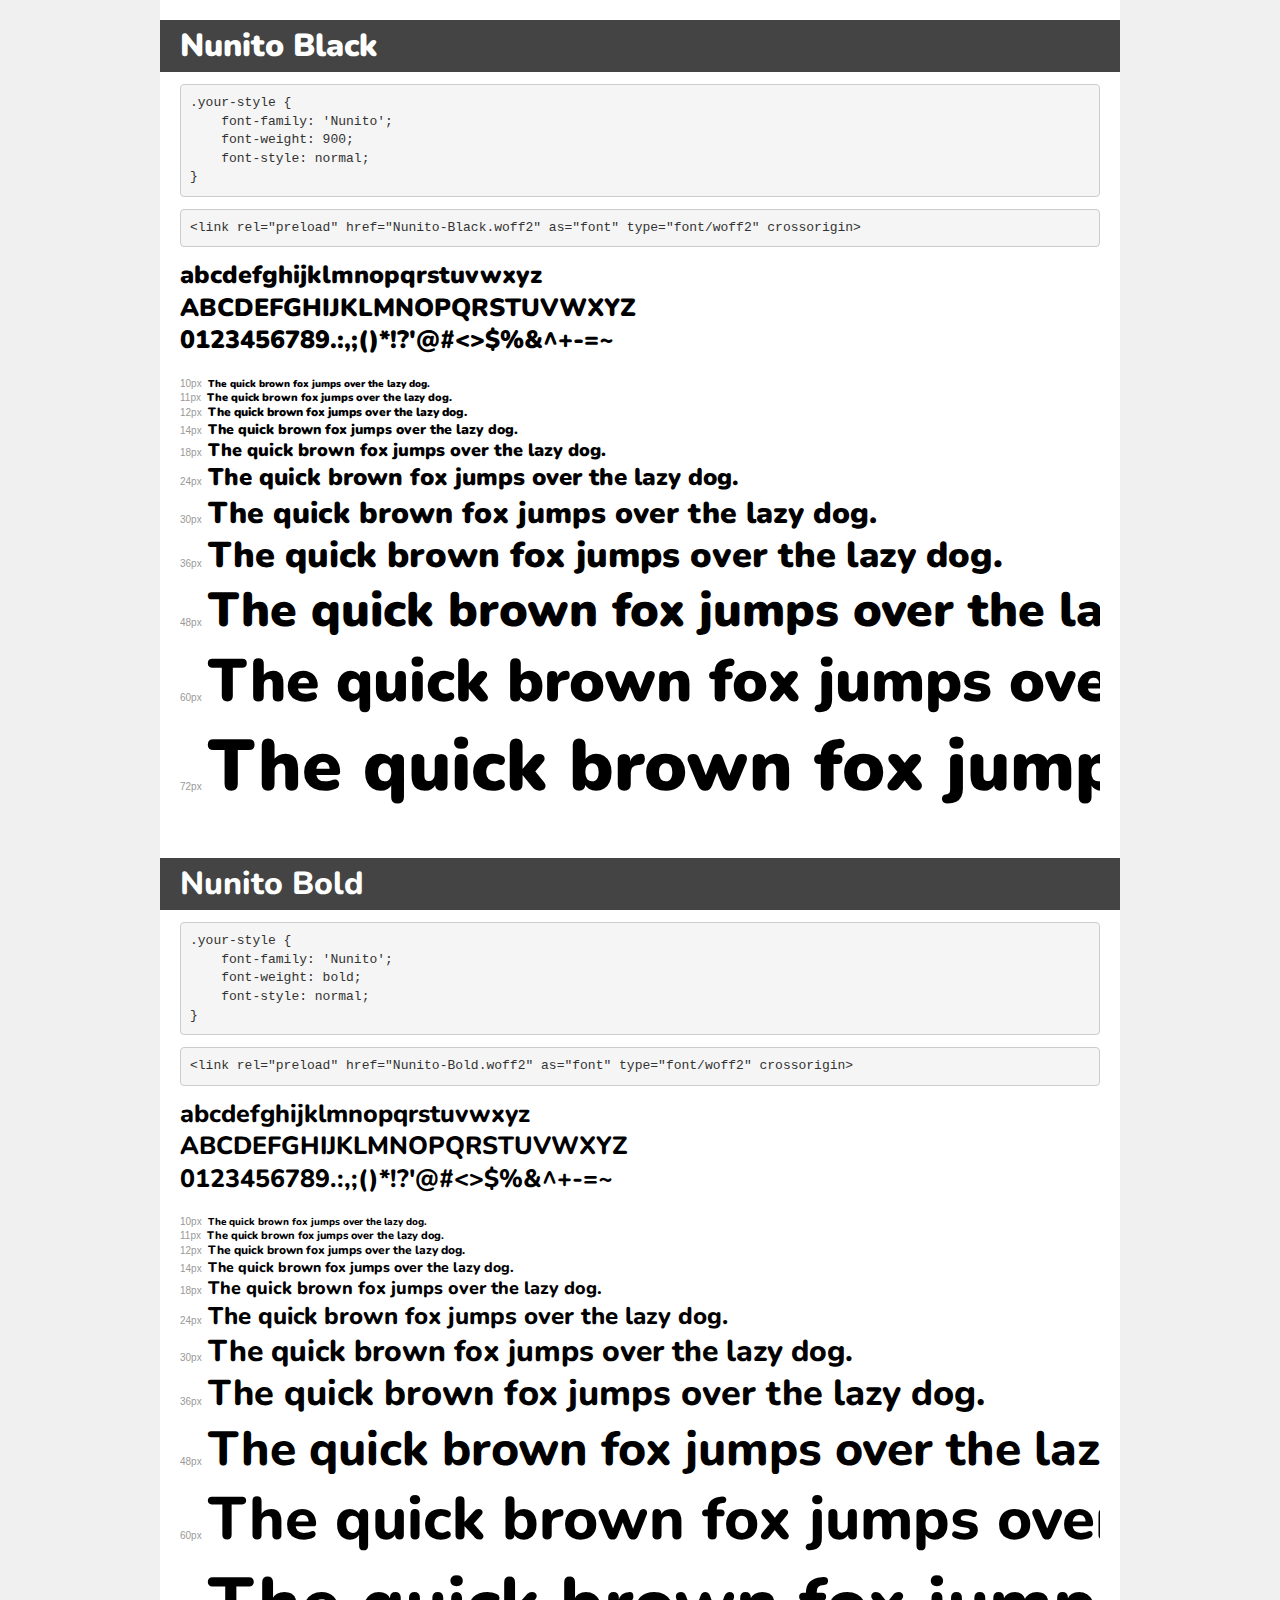
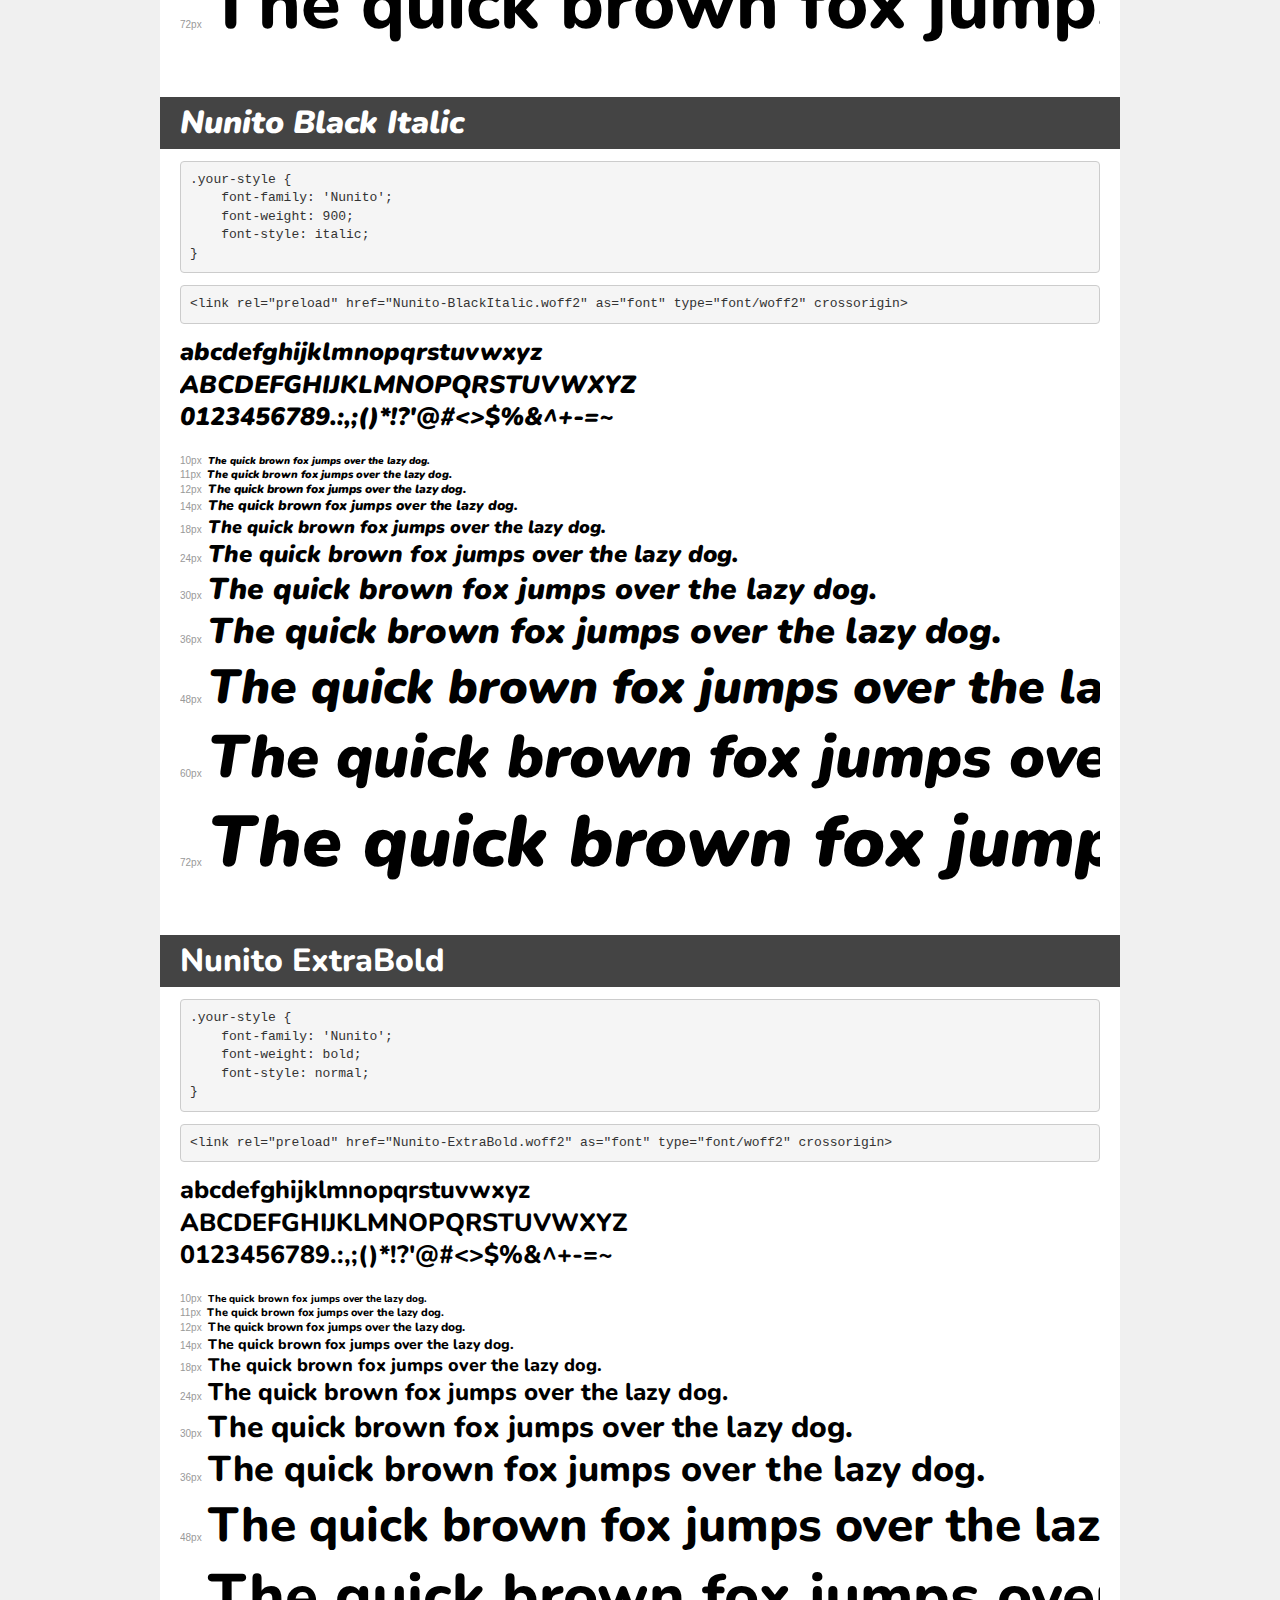
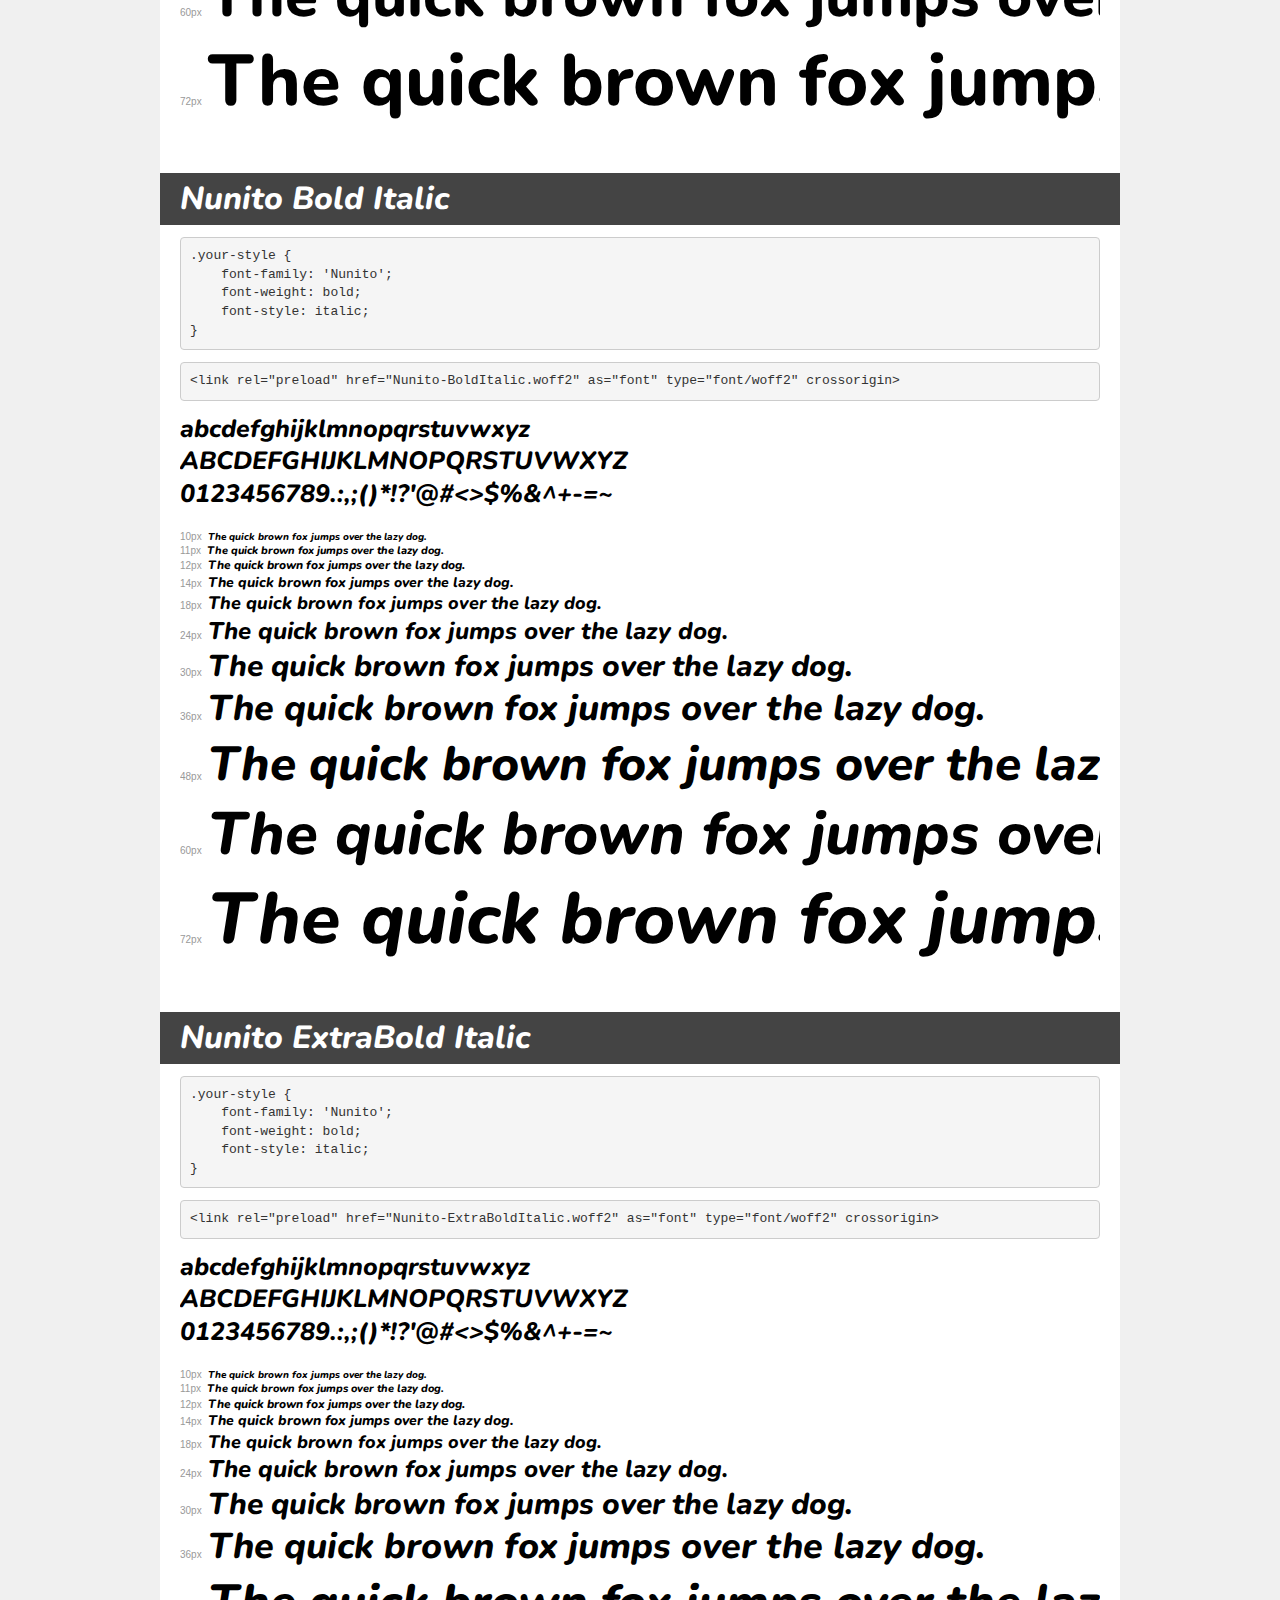
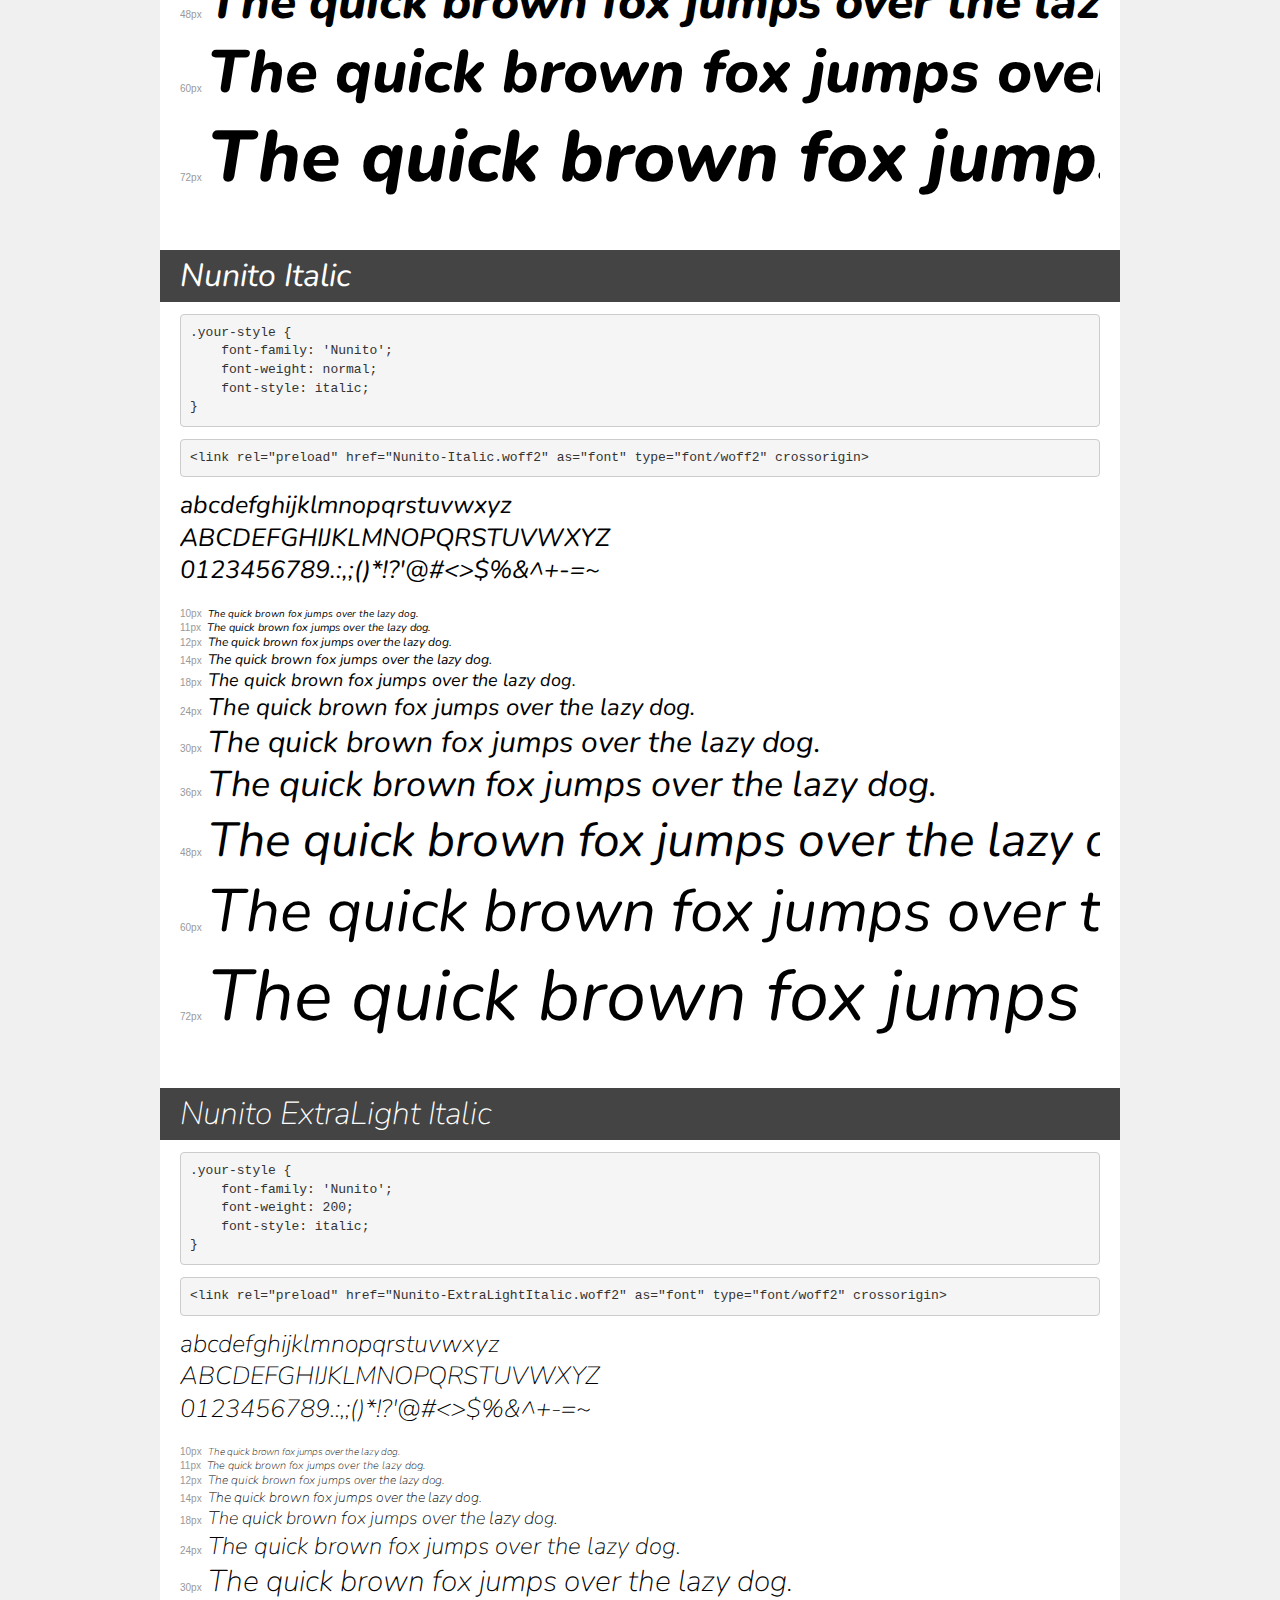
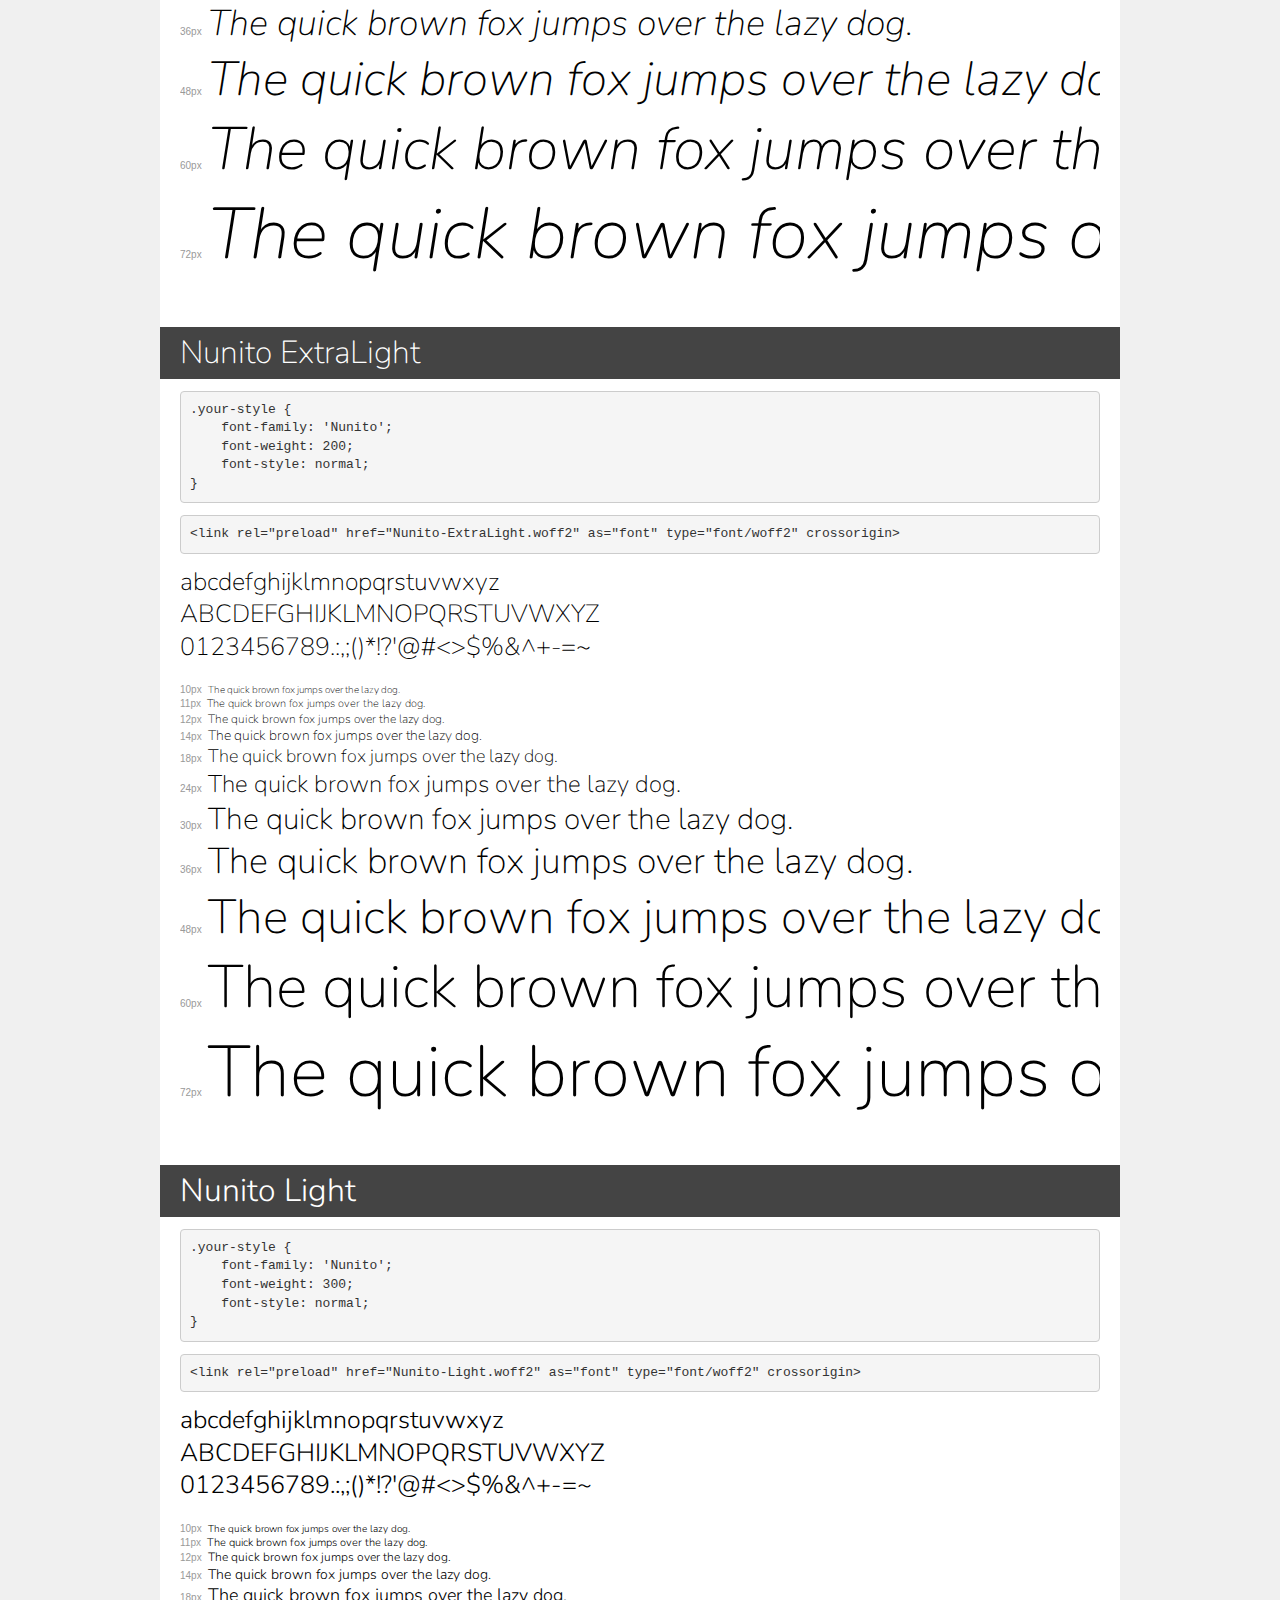
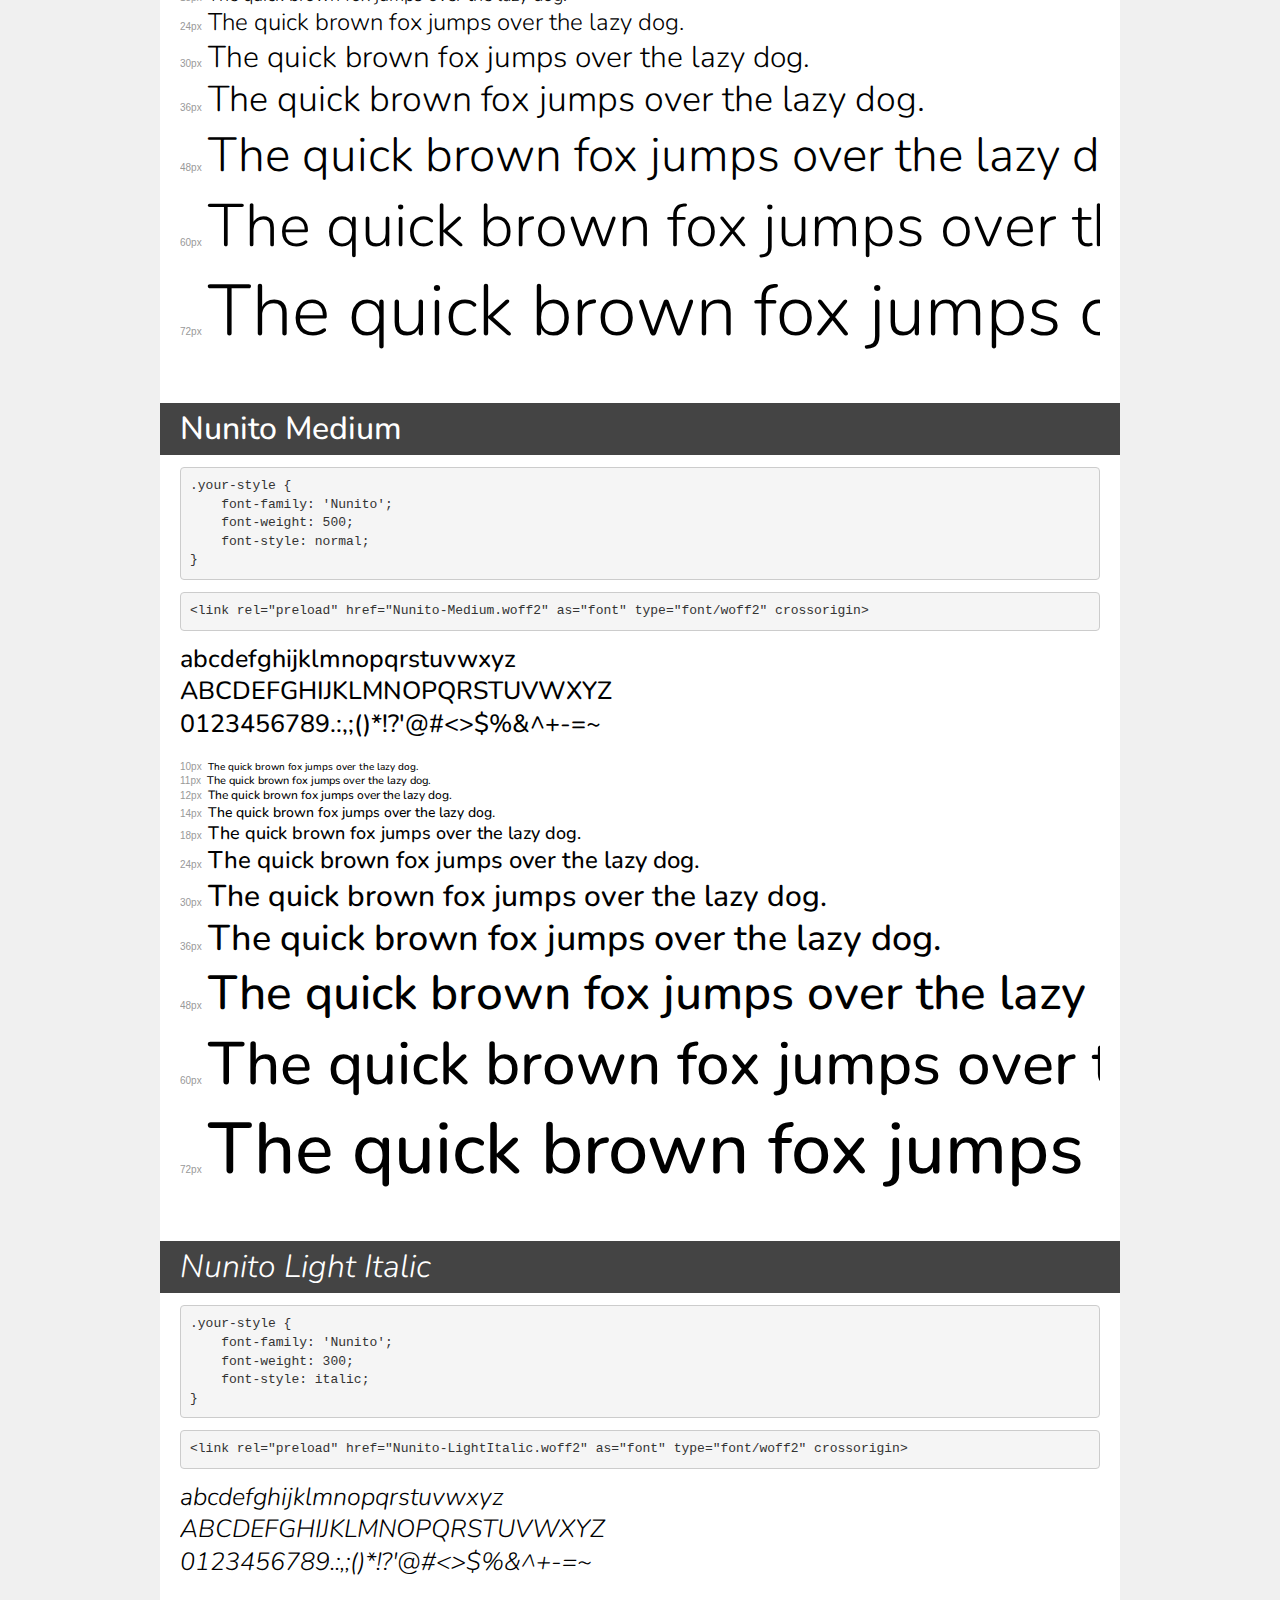
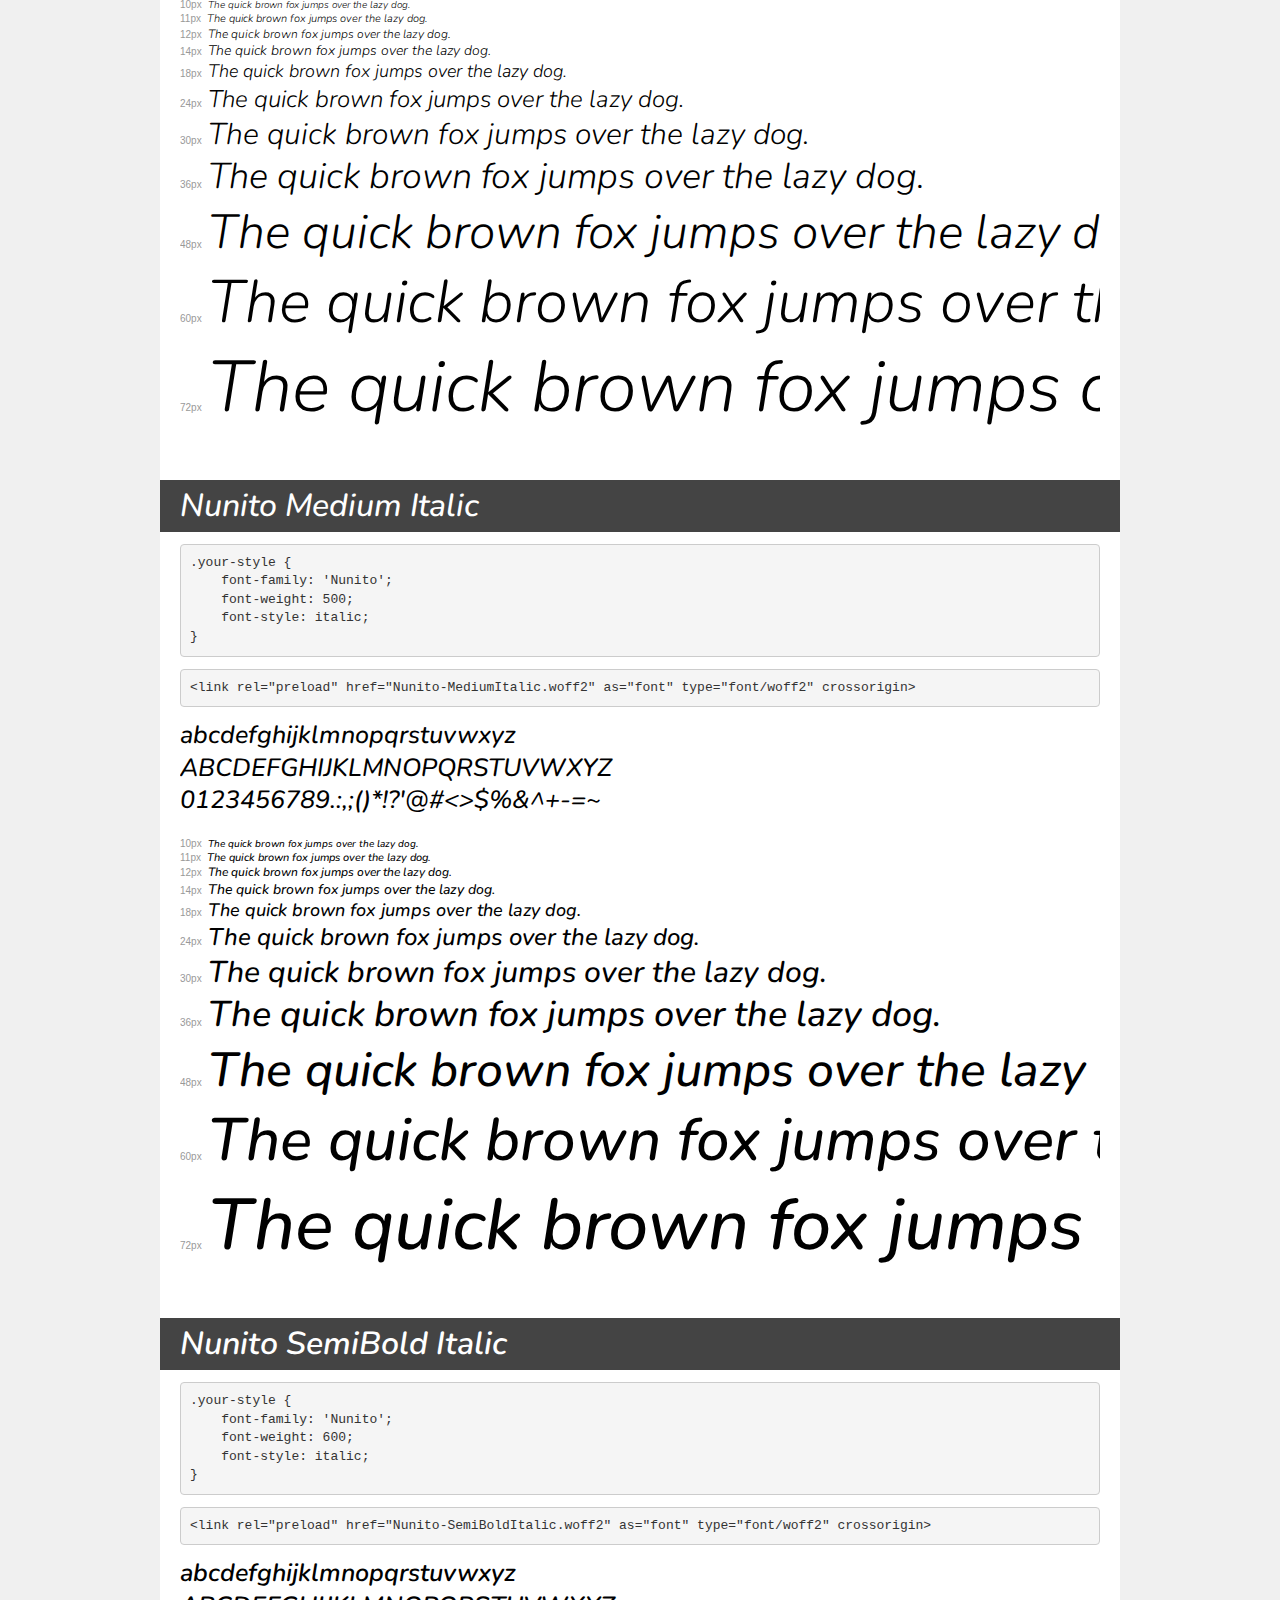
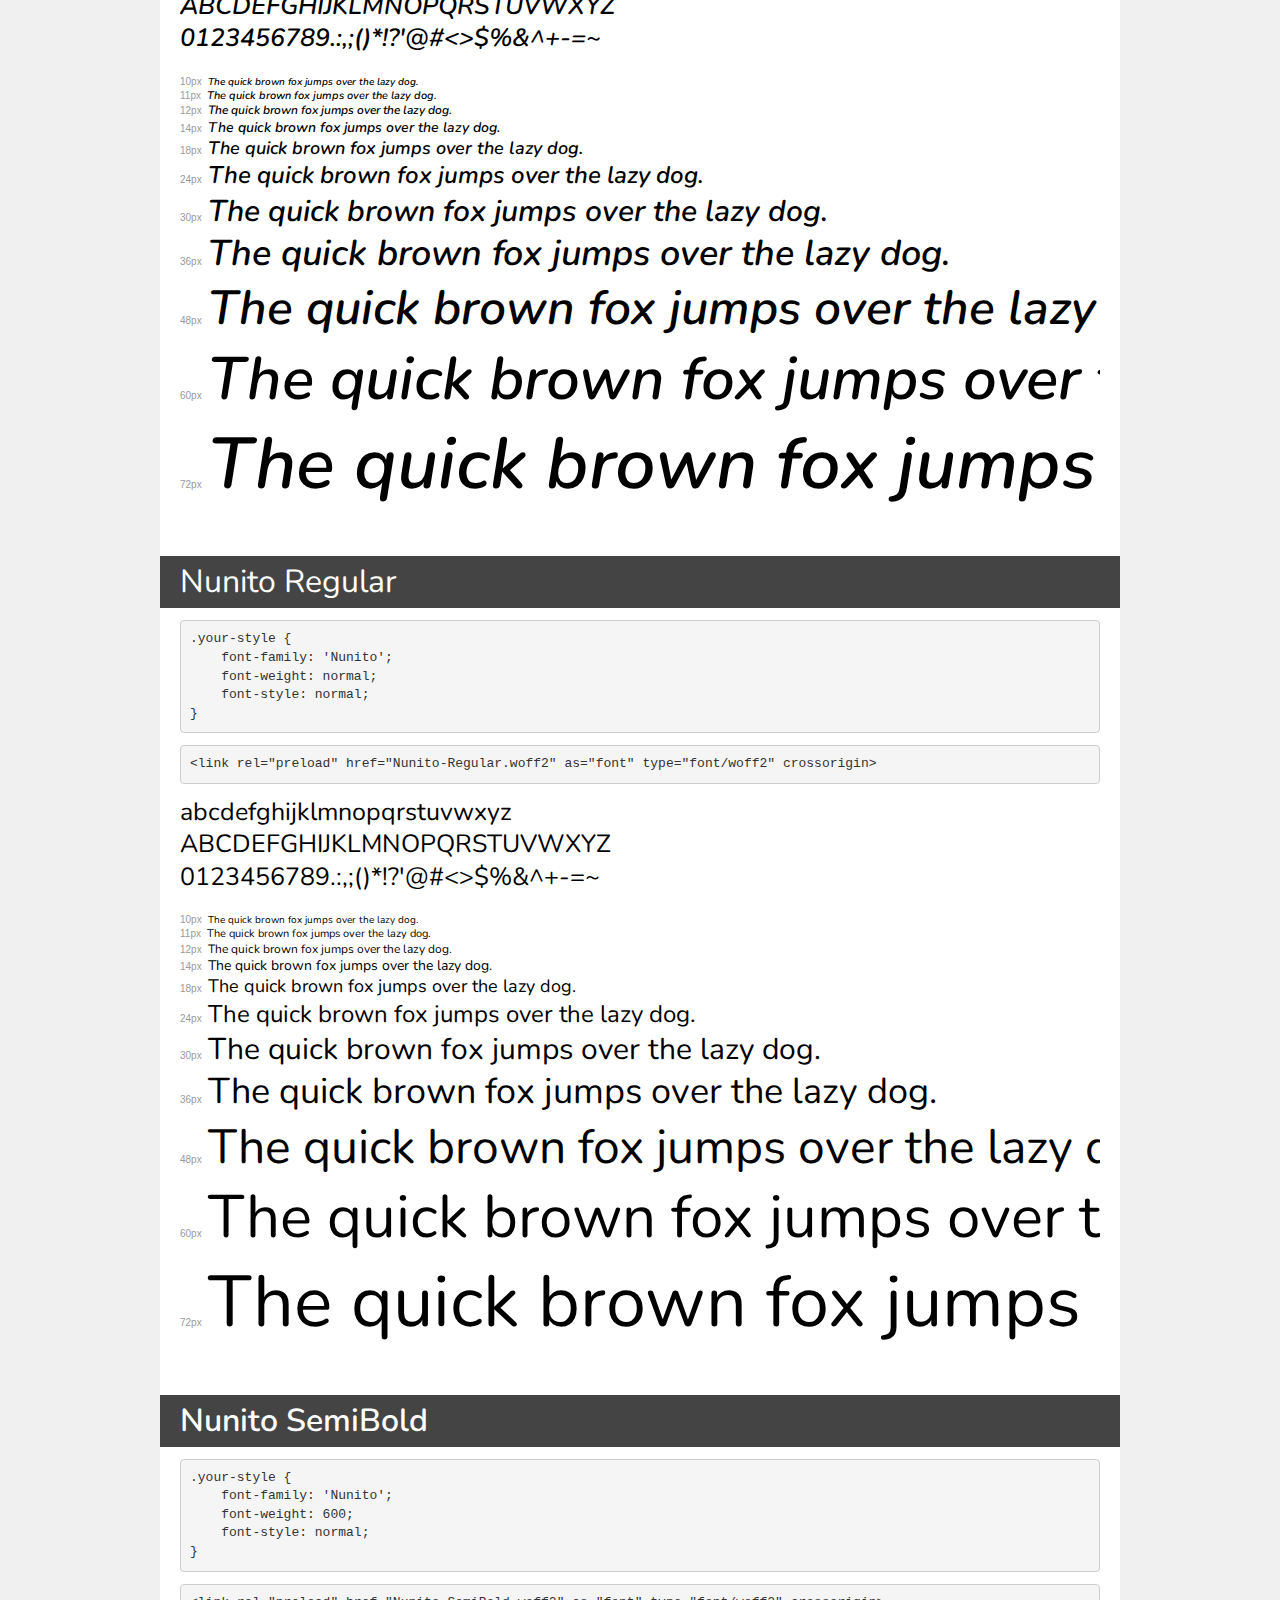
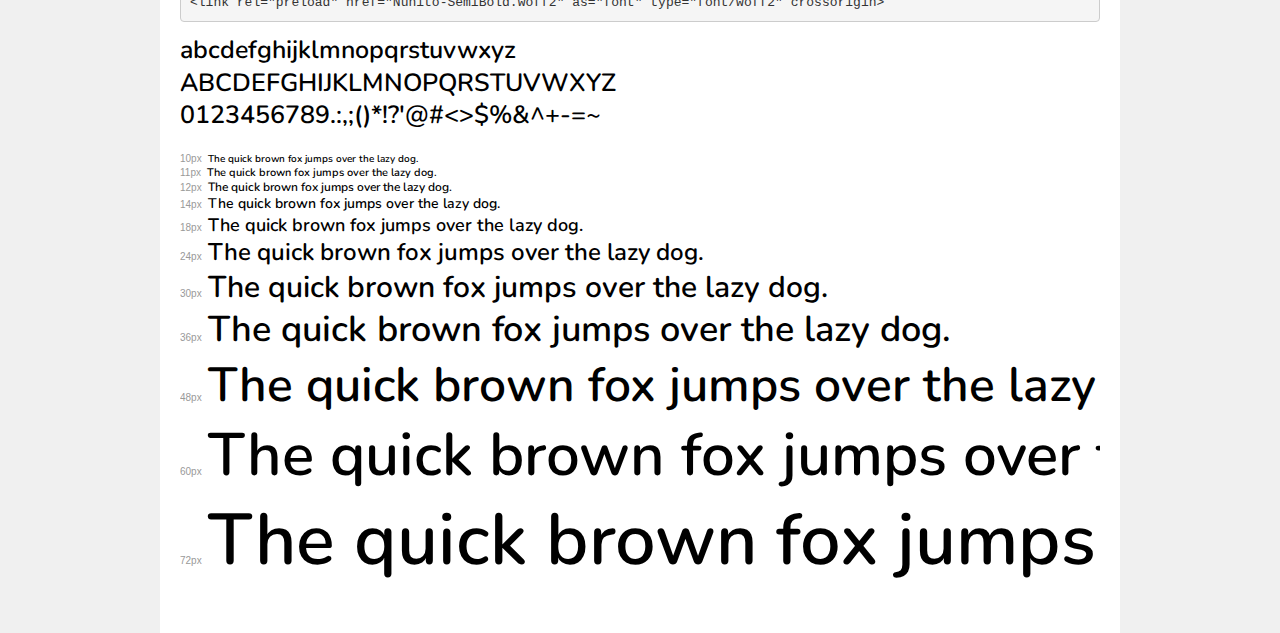
<file: assets/fonts/Nunito/demo.html>
<!DOCTYPE html>
<html lang="en">
<head>
    <meta charset="utf-8">
    <meta http-equiv="X-UA-Compatible" content="IE=edge">
    <meta name="viewport" content="width=device-width, initial-scale=1">
    <meta name="robots" content="noindex, noarchive">
    <meta name="format-detection" content="telephone=no">
    <title>Transfonter demo</title>
    <link href="stylesheet.css" rel="stylesheet">
    <style>
        /*
        http://meyerweb.com/eric/tools/css/reset/
        v2.0 | 20110126
        License: none (public domain)
        */
        html, body, div, span, applet, object, iframe,
        h1, h2, h3, h4, h5, h6, p, blockquote, pre,
        a, abbr, acronym, address, big, cite, code,
        del, dfn, em, img, ins, kbd, q, s, samp,
        small, strike, strong, sub, sup, tt, var,
        b, u, i, center,
        dl, dt, dd, ol, ul, li,
        fieldset, form, label, legend,
        table, caption, tbody, tfoot, thead, tr, th, td,
        article, aside, canvas, details, embed,
        figure, figcaption, footer, header, hgroup,
        menu, nav, output, ruby, section, summary,
        time, mark, audio, video {
            margin: 0;
            padding: 0;
            border: 0;
            font-size: 100%;
            font: inherit;
            vertical-align: baseline;
        }
        /* HTML5 display-role reset for older browsers */
        article, aside, details, figcaption, figure,
        footer, header, hgroup, menu, nav, section {
            display: block;
        }
        body {
            line-height: 1;
        }
        ol, ul {
            list-style: none;
        }
        blockquote, q {
            quotes: none;
        }
        blockquote:before, blockquote:after,
        q:before, q:after {
            content: '';
            content: none;
        }
        table {
            border-collapse: collapse;
            border-spacing: 0;
        }
        /* demo styles */
        body {
            background: #f0f0f0;
            color: #000;
        }
        .page {
            background: #fff;
            width: 920px;
            margin: 0 auto;
            padding: 20px 20px 0 20px;
            overflow: hidden;
        }
        .font-container {
            overflow-x: auto;
            overflow-y: hidden;
            margin-bottom: 40px;
            line-height: 1.3;
            white-space: nowrap;
            padding-bottom: 5px;
        }
        h1 {
            position: relative;
            background: #444;
            font-size: 32px;
            color: #fff;
            padding: 10px 20px;
            margin: 0 -20px 12px -20px;
        }
        .letters {
            font-size: 25px;
            margin-bottom: 20px;
        }
        .s10:before {
            content: '10px';
        }
        .s11:before {
            content: '11px';
        }
        .s12:before {
            content: '12px';
        }
        .s14:before {
            content: '14px';
        }
        .s18:before {
            content: '18px';
        }
        .s24:before {
            content: '24px';
        }
        .s30:before {
            content: '30px';
        }
        .s36:before {
            content: '36px';
        }
        .s48:before {
            content: '48px';
        }
        .s60:before {
            content: '60px';
        }
        .s72:before {
            content: '72px';
        }
        .s10:before, .s11:before, .s12:before, .s14:before,
        .s18:before, .s24:before, .s30:before, .s36:before,
        .s48:before, .s60:before, .s72:before {
            font-family: Arial, sans-serif;
            font-size: 10px;
            font-weight: normal;
            font-style: normal;
            color: #999;
            padding-right: 6px;
        }
        pre {
            display: block;
            padding: 9px;
            margin: 0 0 12px;
            font-family: Monaco, Menlo, Consolas, "Courier New", monospace;
            font-size: 13px;
            line-height: 1.428571429;
            color: #333;
            font-weight: normal;
            font-style: normal;
            background-color: #f5f5f5;
            border: 1px solid #ccc;
            overflow-x: auto;
            border-radius: 4px;
        }
        /* responsive */
        @media (max-width: 959px) {
            .page {
                width: auto;
                margin: 0;
            }
        }
    </style>
</head>
<body>
<div class="page">
    <div class="demo">
        <h1 style="font-family: 'Nunito'; font-weight: 900; font-style: normal;">Nunito Black</h1>
        <pre title="Usage">.your-style {
    font-family: 'Nunito';
    font-weight: 900;
    font-style: normal;
}</pre>
        <pre title="Preload (optional)">
&lt;link rel=&quot;preload&quot; href=&quot;Nunito-Black.woff2&quot; as=&quot;font&quot; type=&quot;font/woff2&quot; crossorigin&gt;</pre>
        <div class="font-container" style="font-family: 'Nunito'; font-weight: 900; font-style: normal;">
            <p class="letters">
                abcdefghijklmnopqrstuvwxyz<br>
ABCDEFGHIJKLMNOPQRSTUVWXYZ<br>
                0123456789.:,;()*!?'@#&lt;&gt;$%&^+-=~
            </p>
            <p class="s10" style="font-size: 10px;">The quick brown fox jumps over the lazy dog.</p>
            <p class="s11" style="font-size: 11px;">The quick brown fox jumps over the lazy dog.</p>
            <p class="s12" style="font-size: 12px;">The quick brown fox jumps over the lazy dog.</p>
            <p class="s14" style="font-size: 14px;">The quick brown fox jumps over the lazy dog.</p>
            <p class="s18" style="font-size: 18px;">The quick brown fox jumps over the lazy dog.</p>
            <p class="s24" style="font-size: 24px;">The quick brown fox jumps over the lazy dog.</p>
            <p class="s30" style="font-size: 30px;">The quick brown fox jumps over the lazy dog.</p>
            <p class="s36" style="font-size: 36px;">The quick brown fox jumps over the lazy dog.</p>
            <p class="s48" style="font-size: 48px;">The quick brown fox jumps over the lazy dog.</p>
            <p class="s60" style="font-size: 60px;">The quick brown fox jumps over the lazy dog.</p>
            <p class="s72" style="font-size: 72px;">The quick brown fox jumps over the lazy dog.</p>
        </div>
    </div>

    <div class="demo">
        <h1 style="font-family: 'Nunito'; font-weight: bold; font-style: normal;">Nunito Bold</h1>
        <pre title="Usage">.your-style {
    font-family: 'Nunito';
    font-weight: bold;
    font-style: normal;
}</pre>
        <pre title="Preload (optional)">
&lt;link rel=&quot;preload&quot; href=&quot;Nunito-Bold.woff2&quot; as=&quot;font&quot; type=&quot;font/woff2&quot; crossorigin&gt;</pre>
        <div class="font-container" style="font-family: 'Nunito'; font-weight: bold; font-style: normal;">
            <p class="letters">
                abcdefghijklmnopqrstuvwxyz<br>
ABCDEFGHIJKLMNOPQRSTUVWXYZ<br>
                0123456789.:,;()*!?'@#&lt;&gt;$%&^+-=~
            </p>
            <p class="s10" style="font-size: 10px;">The quick brown fox jumps over the lazy dog.</p>
            <p class="s11" style="font-size: 11px;">The quick brown fox jumps over the lazy dog.</p>
            <p class="s12" style="font-size: 12px;">The quick brown fox jumps over the lazy dog.</p>
            <p class="s14" style="font-size: 14px;">The quick brown fox jumps over the lazy dog.</p>
            <p class="s18" style="font-size: 18px;">The quick brown fox jumps over the lazy dog.</p>
            <p class="s24" style="font-size: 24px;">The quick brown fox jumps over the lazy dog.</p>
            <p class="s30" style="font-size: 30px;">The quick brown fox jumps over the lazy dog.</p>
            <p class="s36" style="font-size: 36px;">The quick brown fox jumps over the lazy dog.</p>
            <p class="s48" style="font-size: 48px;">The quick brown fox jumps over the lazy dog.</p>
            <p class="s60" style="font-size: 60px;">The quick brown fox jumps over the lazy dog.</p>
            <p class="s72" style="font-size: 72px;">The quick brown fox jumps over the lazy dog.</p>
        </div>
    </div>

    <div class="demo">
        <h1 style="font-family: 'Nunito'; font-weight: 900; font-style: italic;">Nunito Black Italic</h1>
        <pre title="Usage">.your-style {
    font-family: 'Nunito';
    font-weight: 900;
    font-style: italic;
}</pre>
        <pre title="Preload (optional)">
&lt;link rel=&quot;preload&quot; href=&quot;Nunito-BlackItalic.woff2&quot; as=&quot;font&quot; type=&quot;font/woff2&quot; crossorigin&gt;</pre>
        <div class="font-container" style="font-family: 'Nunito'; font-weight: 900; font-style: italic;">
            <p class="letters">
                abcdefghijklmnopqrstuvwxyz<br>
ABCDEFGHIJKLMNOPQRSTUVWXYZ<br>
                0123456789.:,;()*!?'@#&lt;&gt;$%&^+-=~
            </p>
            <p class="s10" style="font-size: 10px;">The quick brown fox jumps over the lazy dog.</p>
            <p class="s11" style="font-size: 11px;">The quick brown fox jumps over the lazy dog.</p>
            <p class="s12" style="font-size: 12px;">The quick brown fox jumps over the lazy dog.</p>
            <p class="s14" style="font-size: 14px;">The quick brown fox jumps over the lazy dog.</p>
            <p class="s18" style="font-size: 18px;">The quick brown fox jumps over the lazy dog.</p>
            <p class="s24" style="font-size: 24px;">The quick brown fox jumps over the lazy dog.</p>
            <p class="s30" style="font-size: 30px;">The quick brown fox jumps over the lazy dog.</p>
            <p class="s36" style="font-size: 36px;">The quick brown fox jumps over the lazy dog.</p>
            <p class="s48" style="font-size: 48px;">The quick brown fox jumps over the lazy dog.</p>
            <p class="s60" style="font-size: 60px;">The quick brown fox jumps over the lazy dog.</p>
            <p class="s72" style="font-size: 72px;">The quick brown fox jumps over the lazy dog.</p>
        </div>
    </div>

    <div class="demo">
        <h1 style="font-family: 'Nunito'; font-weight: bold; font-style: normal;">Nunito ExtraBold</h1>
        <pre title="Usage">.your-style {
    font-family: 'Nunito';
    font-weight: bold;
    font-style: normal;
}</pre>
        <pre title="Preload (optional)">
&lt;link rel=&quot;preload&quot; href=&quot;Nunito-ExtraBold.woff2&quot; as=&quot;font&quot; type=&quot;font/woff2&quot; crossorigin&gt;</pre>
        <div class="font-container" style="font-family: 'Nunito'; font-weight: bold; font-style: normal;">
            <p class="letters">
                abcdefghijklmnopqrstuvwxyz<br>
ABCDEFGHIJKLMNOPQRSTUVWXYZ<br>
                0123456789.:,;()*!?'@#&lt;&gt;$%&^+-=~
            </p>
            <p class="s10" style="font-size: 10px;">The quick brown fox jumps over the lazy dog.</p>
            <p class="s11" style="font-size: 11px;">The quick brown fox jumps over the lazy dog.</p>
            <p class="s12" style="font-size: 12px;">The quick brown fox jumps over the lazy dog.</p>
            <p class="s14" style="font-size: 14px;">The quick brown fox jumps over the lazy dog.</p>
            <p class="s18" style="font-size: 18px;">The quick brown fox jumps over the lazy dog.</p>
            <p class="s24" style="font-size: 24px;">The quick brown fox jumps over the lazy dog.</p>
            <p class="s30" style="font-size: 30px;">The quick brown fox jumps over the lazy dog.</p>
            <p class="s36" style="font-size: 36px;">The quick brown fox jumps over the lazy dog.</p>
            <p class="s48" style="font-size: 48px;">The quick brown fox jumps over the lazy dog.</p>
            <p class="s60" style="font-size: 60px;">The quick brown fox jumps over the lazy dog.</p>
            <p class="s72" style="font-size: 72px;">The quick brown fox jumps over the lazy dog.</p>
        </div>
    </div>

    <div class="demo">
        <h1 style="font-family: 'Nunito'; font-weight: bold; font-style: italic;">Nunito Bold Italic</h1>
        <pre title="Usage">.your-style {
    font-family: 'Nunito';
    font-weight: bold;
    font-style: italic;
}</pre>
        <pre title="Preload (optional)">
&lt;link rel=&quot;preload&quot; href=&quot;Nunito-BoldItalic.woff2&quot; as=&quot;font&quot; type=&quot;font/woff2&quot; crossorigin&gt;</pre>
        <div class="font-container" style="font-family: 'Nunito'; font-weight: bold; font-style: italic;">
            <p class="letters">
                abcdefghijklmnopqrstuvwxyz<br>
ABCDEFGHIJKLMNOPQRSTUVWXYZ<br>
                0123456789.:,;()*!?'@#&lt;&gt;$%&^+-=~
            </p>
            <p class="s10" style="font-size: 10px;">The quick brown fox jumps over the lazy dog.</p>
            <p class="s11" style="font-size: 11px;">The quick brown fox jumps over the lazy dog.</p>
            <p class="s12" style="font-size: 12px;">The quick brown fox jumps over the lazy dog.</p>
            <p class="s14" style="font-size: 14px;">The quick brown fox jumps over the lazy dog.</p>
            <p class="s18" style="font-size: 18px;">The quick brown fox jumps over the lazy dog.</p>
            <p class="s24" style="font-size: 24px;">The quick brown fox jumps over the lazy dog.</p>
            <p class="s30" style="font-size: 30px;">The quick brown fox jumps over the lazy dog.</p>
            <p class="s36" style="font-size: 36px;">The quick brown fox jumps over the lazy dog.</p>
            <p class="s48" style="font-size: 48px;">The quick brown fox jumps over the lazy dog.</p>
            <p class="s60" style="font-size: 60px;">The quick brown fox jumps over the lazy dog.</p>
            <p class="s72" style="font-size: 72px;">The quick brown fox jumps over the lazy dog.</p>
        </div>
    </div>

    <div class="demo">
        <h1 style="font-family: 'Nunito'; font-weight: bold; font-style: italic;">Nunito ExtraBold Italic</h1>
        <pre title="Usage">.your-style {
    font-family: 'Nunito';
    font-weight: bold;
    font-style: italic;
}</pre>
        <pre title="Preload (optional)">
&lt;link rel=&quot;preload&quot; href=&quot;Nunito-ExtraBoldItalic.woff2&quot; as=&quot;font&quot; type=&quot;font/woff2&quot; crossorigin&gt;</pre>
        <div class="font-container" style="font-family: 'Nunito'; font-weight: bold; font-style: italic;">
            <p class="letters">
                abcdefghijklmnopqrstuvwxyz<br>
ABCDEFGHIJKLMNOPQRSTUVWXYZ<br>
                0123456789.:,;()*!?'@#&lt;&gt;$%&^+-=~
            </p>
            <p class="s10" style="font-size: 10px;">The quick brown fox jumps over the lazy dog.</p>
            <p class="s11" style="font-size: 11px;">The quick brown fox jumps over the lazy dog.</p>
            <p class="s12" style="font-size: 12px;">The quick brown fox jumps over the lazy dog.</p>
            <p class="s14" style="font-size: 14px;">The quick brown fox jumps over the lazy dog.</p>
            <p class="s18" style="font-size: 18px;">The quick brown fox jumps over the lazy dog.</p>
            <p class="s24" style="font-size: 24px;">The quick brown fox jumps over the lazy dog.</p>
            <p class="s30" style="font-size: 30px;">The quick brown fox jumps over the lazy dog.</p>
            <p class="s36" style="font-size: 36px;">The quick brown fox jumps over the lazy dog.</p>
            <p class="s48" style="font-size: 48px;">The quick brown fox jumps over the lazy dog.</p>
            <p class="s60" style="font-size: 60px;">The quick brown fox jumps over the lazy dog.</p>
            <p class="s72" style="font-size: 72px;">The quick brown fox jumps over the lazy dog.</p>
        </div>
    </div>

    <div class="demo">
        <h1 style="font-family: 'Nunito'; font-weight: normal; font-style: italic;">Nunito Italic</h1>
        <pre title="Usage">.your-style {
    font-family: 'Nunito';
    font-weight: normal;
    font-style: italic;
}</pre>
        <pre title="Preload (optional)">
&lt;link rel=&quot;preload&quot; href=&quot;Nunito-Italic.woff2&quot; as=&quot;font&quot; type=&quot;font/woff2&quot; crossorigin&gt;</pre>
        <div class="font-container" style="font-family: 'Nunito'; font-weight: normal; font-style: italic;">
            <p class="letters">
                abcdefghijklmnopqrstuvwxyz<br>
ABCDEFGHIJKLMNOPQRSTUVWXYZ<br>
                0123456789.:,;()*!?'@#&lt;&gt;$%&^+-=~
            </p>
            <p class="s10" style="font-size: 10px;">The quick brown fox jumps over the lazy dog.</p>
            <p class="s11" style="font-size: 11px;">The quick brown fox jumps over the lazy dog.</p>
            <p class="s12" style="font-size: 12px;">The quick brown fox jumps over the lazy dog.</p>
            <p class="s14" style="font-size: 14px;">The quick brown fox jumps over the lazy dog.</p>
            <p class="s18" style="font-size: 18px;">The quick brown fox jumps over the lazy dog.</p>
            <p class="s24" style="font-size: 24px;">The quick brown fox jumps over the lazy dog.</p>
            <p class="s30" style="font-size: 30px;">The quick brown fox jumps over the lazy dog.</p>
            <p class="s36" style="font-size: 36px;">The quick brown fox jumps over the lazy dog.</p>
            <p class="s48" style="font-size: 48px;">The quick brown fox jumps over the lazy dog.</p>
            <p class="s60" style="font-size: 60px;">The quick brown fox jumps over the lazy dog.</p>
            <p class="s72" style="font-size: 72px;">The quick brown fox jumps over the lazy dog.</p>
        </div>
    </div>

    <div class="demo">
        <h1 style="font-family: 'Nunito'; font-weight: 200; font-style: italic;">Nunito ExtraLight Italic</h1>
        <pre title="Usage">.your-style {
    font-family: 'Nunito';
    font-weight: 200;
    font-style: italic;
}</pre>
        <pre title="Preload (optional)">
&lt;link rel=&quot;preload&quot; href=&quot;Nunito-ExtraLightItalic.woff2&quot; as=&quot;font&quot; type=&quot;font/woff2&quot; crossorigin&gt;</pre>
        <div class="font-container" style="font-family: 'Nunito'; font-weight: 200; font-style: italic;">
            <p class="letters">
                abcdefghijklmnopqrstuvwxyz<br>
ABCDEFGHIJKLMNOPQRSTUVWXYZ<br>
                0123456789.:,;()*!?'@#&lt;&gt;$%&^+-=~
            </p>
            <p class="s10" style="font-size: 10px;">The quick brown fox jumps over the lazy dog.</p>
            <p class="s11" style="font-size: 11px;">The quick brown fox jumps over the lazy dog.</p>
            <p class="s12" style="font-size: 12px;">The quick brown fox jumps over the lazy dog.</p>
            <p class="s14" style="font-size: 14px;">The quick brown fox jumps over the lazy dog.</p>
            <p class="s18" style="font-size: 18px;">The quick brown fox jumps over the lazy dog.</p>
            <p class="s24" style="font-size: 24px;">The quick brown fox jumps over the lazy dog.</p>
            <p class="s30" style="font-size: 30px;">The quick brown fox jumps over the lazy dog.</p>
            <p class="s36" style="font-size: 36px;">The quick brown fox jumps over the lazy dog.</p>
            <p class="s48" style="font-size: 48px;">The quick brown fox jumps over the lazy dog.</p>
            <p class="s60" style="font-size: 60px;">The quick brown fox jumps over the lazy dog.</p>
            <p class="s72" style="font-size: 72px;">The quick brown fox jumps over the lazy dog.</p>
        </div>
    </div>

    <div class="demo">
        <h1 style="font-family: 'Nunito'; font-weight: 200; font-style: normal;">Nunito ExtraLight</h1>
        <pre title="Usage">.your-style {
    font-family: 'Nunito';
    font-weight: 200;
    font-style: normal;
}</pre>
        <pre title="Preload (optional)">
&lt;link rel=&quot;preload&quot; href=&quot;Nunito-ExtraLight.woff2&quot; as=&quot;font&quot; type=&quot;font/woff2&quot; crossorigin&gt;</pre>
        <div class="font-container" style="font-family: 'Nunito'; font-weight: 200; font-style: normal;">
            <p class="letters">
                abcdefghijklmnopqrstuvwxyz<br>
ABCDEFGHIJKLMNOPQRSTUVWXYZ<br>
                0123456789.:,;()*!?'@#&lt;&gt;$%&^+-=~
            </p>
            <p class="s10" style="font-size: 10px;">The quick brown fox jumps over the lazy dog.</p>
            <p class="s11" style="font-size: 11px;">The quick brown fox jumps over the lazy dog.</p>
            <p class="s12" style="font-size: 12px;">The quick brown fox jumps over the lazy dog.</p>
            <p class="s14" style="font-size: 14px;">The quick brown fox jumps over the lazy dog.</p>
            <p class="s18" style="font-size: 18px;">The quick brown fox jumps over the lazy dog.</p>
            <p class="s24" style="font-size: 24px;">The quick brown fox jumps over the lazy dog.</p>
            <p class="s30" style="font-size: 30px;">The quick brown fox jumps over the lazy dog.</p>
            <p class="s36" style="font-size: 36px;">The quick brown fox jumps over the lazy dog.</p>
            <p class="s48" style="font-size: 48px;">The quick brown fox jumps over the lazy dog.</p>
            <p class="s60" style="font-size: 60px;">The quick brown fox jumps over the lazy dog.</p>
            <p class="s72" style="font-size: 72px;">The quick brown fox jumps over the lazy dog.</p>
        </div>
    </div>

    <div class="demo">
        <h1 style="font-family: 'Nunito'; font-weight: 300; font-style: normal;">Nunito Light</h1>
        <pre title="Usage">.your-style {
    font-family: 'Nunito';
    font-weight: 300;
    font-style: normal;
}</pre>
        <pre title="Preload (optional)">
&lt;link rel=&quot;preload&quot; href=&quot;Nunito-Light.woff2&quot; as=&quot;font&quot; type=&quot;font/woff2&quot; crossorigin&gt;</pre>
        <div class="font-container" style="font-family: 'Nunito'; font-weight: 300; font-style: normal;">
            <p class="letters">
                abcdefghijklmnopqrstuvwxyz<br>
ABCDEFGHIJKLMNOPQRSTUVWXYZ<br>
                0123456789.:,;()*!?'@#&lt;&gt;$%&^+-=~
            </p>
            <p class="s10" style="font-size: 10px;">The quick brown fox jumps over the lazy dog.</p>
            <p class="s11" style="font-size: 11px;">The quick brown fox jumps over the lazy dog.</p>
            <p class="s12" style="font-size: 12px;">The quick brown fox jumps over the lazy dog.</p>
            <p class="s14" style="font-size: 14px;">The quick brown fox jumps over the lazy dog.</p>
            <p class="s18" style="font-size: 18px;">The quick brown fox jumps over the lazy dog.</p>
            <p class="s24" style="font-size: 24px;">The quick brown fox jumps over the lazy dog.</p>
            <p class="s30" style="font-size: 30px;">The quick brown fox jumps over the lazy dog.</p>
            <p class="s36" style="font-size: 36px;">The quick brown fox jumps over the lazy dog.</p>
            <p class="s48" style="font-size: 48px;">The quick brown fox jumps over the lazy dog.</p>
            <p class="s60" style="font-size: 60px;">The quick brown fox jumps over the lazy dog.</p>
            <p class="s72" style="font-size: 72px;">The quick brown fox jumps over the lazy dog.</p>
        </div>
    </div>

    <div class="demo">
        <h1 style="font-family: 'Nunito'; font-weight: 500; font-style: normal;">Nunito Medium</h1>
        <pre title="Usage">.your-style {
    font-family: 'Nunito';
    font-weight: 500;
    font-style: normal;
}</pre>
        <pre title="Preload (optional)">
&lt;link rel=&quot;preload&quot; href=&quot;Nunito-Medium.woff2&quot; as=&quot;font&quot; type=&quot;font/woff2&quot; crossorigin&gt;</pre>
        <div class="font-container" style="font-family: 'Nunito'; font-weight: 500; font-style: normal;">
            <p class="letters">
                abcdefghijklmnopqrstuvwxyz<br>
ABCDEFGHIJKLMNOPQRSTUVWXYZ<br>
                0123456789.:,;()*!?'@#&lt;&gt;$%&^+-=~
            </p>
            <p class="s10" style="font-size: 10px;">The quick brown fox jumps over the lazy dog.</p>
            <p class="s11" style="font-size: 11px;">The quick brown fox jumps over the lazy dog.</p>
            <p class="s12" style="font-size: 12px;">The quick brown fox jumps over the lazy dog.</p>
            <p class="s14" style="font-size: 14px;">The quick brown fox jumps over the lazy dog.</p>
            <p class="s18" style="font-size: 18px;">The quick brown fox jumps over the lazy dog.</p>
            <p class="s24" style="font-size: 24px;">The quick brown fox jumps over the lazy dog.</p>
            <p class="s30" style="font-size: 30px;">The quick brown fox jumps over the lazy dog.</p>
            <p class="s36" style="font-size: 36px;">The quick brown fox jumps over the lazy dog.</p>
            <p class="s48" style="font-size: 48px;">The quick brown fox jumps over the lazy dog.</p>
            <p class="s60" style="font-size: 60px;">The quick brown fox jumps over the lazy dog.</p>
            <p class="s72" style="font-size: 72px;">The quick brown fox jumps over the lazy dog.</p>
        </div>
    </div>

    <div class="demo">
        <h1 style="font-family: 'Nunito'; font-weight: 300; font-style: italic;">Nunito Light Italic</h1>
        <pre title="Usage">.your-style {
    font-family: 'Nunito';
    font-weight: 300;
    font-style: italic;
}</pre>
        <pre title="Preload (optional)">
&lt;link rel=&quot;preload&quot; href=&quot;Nunito-LightItalic.woff2&quot; as=&quot;font&quot; type=&quot;font/woff2&quot; crossorigin&gt;</pre>
        <div class="font-container" style="font-family: 'Nunito'; font-weight: 300; font-style: italic;">
            <p class="letters">
                abcdefghijklmnopqrstuvwxyz<br>
ABCDEFGHIJKLMNOPQRSTUVWXYZ<br>
                0123456789.:,;()*!?'@#&lt;&gt;$%&^+-=~
            </p>
            <p class="s10" style="font-size: 10px;">The quick brown fox jumps over the lazy dog.</p>
            <p class="s11" style="font-size: 11px;">The quick brown fox jumps over the lazy dog.</p>
            <p class="s12" style="font-size: 12px;">The quick brown fox jumps over the lazy dog.</p>
            <p class="s14" style="font-size: 14px;">The quick brown fox jumps over the lazy dog.</p>
            <p class="s18" style="font-size: 18px;">The quick brown fox jumps over the lazy dog.</p>
            <p class="s24" style="font-size: 24px;">The quick brown fox jumps over the lazy dog.</p>
            <p class="s30" style="font-size: 30px;">The quick brown fox jumps over the lazy dog.</p>
            <p class="s36" style="font-size: 36px;">The quick brown fox jumps over the lazy dog.</p>
            <p class="s48" style="font-size: 48px;">The quick brown fox jumps over the lazy dog.</p>
            <p class="s60" style="font-size: 60px;">The quick brown fox jumps over the lazy dog.</p>
            <p class="s72" style="font-size: 72px;">The quick brown fox jumps over the lazy dog.</p>
        </div>
    </div>

    <div class="demo">
        <h1 style="font-family: 'Nunito'; font-weight: 500; font-style: italic;">Nunito Medium Italic</h1>
        <pre title="Usage">.your-style {
    font-family: 'Nunito';
    font-weight: 500;
    font-style: italic;
}</pre>
        <pre title="Preload (optional)">
&lt;link rel=&quot;preload&quot; href=&quot;Nunito-MediumItalic.woff2&quot; as=&quot;font&quot; type=&quot;font/woff2&quot; crossorigin&gt;</pre>
        <div class="font-container" style="font-family: 'Nunito'; font-weight: 500; font-style: italic;">
            <p class="letters">
                abcdefghijklmnopqrstuvwxyz<br>
ABCDEFGHIJKLMNOPQRSTUVWXYZ<br>
                0123456789.:,;()*!?'@#&lt;&gt;$%&^+-=~
            </p>
            <p class="s10" style="font-size: 10px;">The quick brown fox jumps over the lazy dog.</p>
            <p class="s11" style="font-size: 11px;">The quick brown fox jumps over the lazy dog.</p>
            <p class="s12" style="font-size: 12px;">The quick brown fox jumps over the lazy dog.</p>
            <p class="s14" style="font-size: 14px;">The quick brown fox jumps over the lazy dog.</p>
            <p class="s18" style="font-size: 18px;">The quick brown fox jumps over the lazy dog.</p>
            <p class="s24" style="font-size: 24px;">The quick brown fox jumps over the lazy dog.</p>
            <p class="s30" style="font-size: 30px;">The quick brown fox jumps over the lazy dog.</p>
            <p class="s36" style="font-size: 36px;">The quick brown fox jumps over the lazy dog.</p>
            <p class="s48" style="font-size: 48px;">The quick brown fox jumps over the lazy dog.</p>
            <p class="s60" style="font-size: 60px;">The quick brown fox jumps over the lazy dog.</p>
            <p class="s72" style="font-size: 72px;">The quick brown fox jumps over the lazy dog.</p>
        </div>
    </div>

    <div class="demo">
        <h1 style="font-family: 'Nunito'; font-weight: 600; font-style: italic;">Nunito SemiBold Italic</h1>
        <pre title="Usage">.your-style {
    font-family: 'Nunito';
    font-weight: 600;
    font-style: italic;
}</pre>
        <pre title="Preload (optional)">
&lt;link rel=&quot;preload&quot; href=&quot;Nunito-SemiBoldItalic.woff2&quot; as=&quot;font&quot; type=&quot;font/woff2&quot; crossorigin&gt;</pre>
        <div class="font-container" style="font-family: 'Nunito'; font-weight: 600; font-style: italic;">
            <p class="letters">
                abcdefghijklmnopqrstuvwxyz<br>
ABCDEFGHIJKLMNOPQRSTUVWXYZ<br>
                0123456789.:,;()*!?'@#&lt;&gt;$%&^+-=~
            </p>
            <p class="s10" style="font-size: 10px;">The quick brown fox jumps over the lazy dog.</p>
            <p class="s11" style="font-size: 11px;">The quick brown fox jumps over the lazy dog.</p>
            <p class="s12" style="font-size: 12px;">The quick brown fox jumps over the lazy dog.</p>
            <p class="s14" style="font-size: 14px;">The quick brown fox jumps over the lazy dog.</p>
            <p class="s18" style="font-size: 18px;">The quick brown fox jumps over the lazy dog.</p>
            <p class="s24" style="font-size: 24px;">The quick brown fox jumps over the lazy dog.</p>
            <p class="s30" style="font-size: 30px;">The quick brown fox jumps over the lazy dog.</p>
            <p class="s36" style="font-size: 36px;">The quick brown fox jumps over the lazy dog.</p>
            <p class="s48" style="font-size: 48px;">The quick brown fox jumps over the lazy dog.</p>
            <p class="s60" style="font-size: 60px;">The quick brown fox jumps over the lazy dog.</p>
            <p class="s72" style="font-size: 72px;">The quick brown fox jumps over the lazy dog.</p>
        </div>
    </div>

    <div class="demo">
        <h1 style="font-family: 'Nunito'; font-weight: normal; font-style: normal;">Nunito Regular</h1>
        <pre title="Usage">.your-style {
    font-family: 'Nunito';
    font-weight: normal;
    font-style: normal;
}</pre>
        <pre title="Preload (optional)">
&lt;link rel=&quot;preload&quot; href=&quot;Nunito-Regular.woff2&quot; as=&quot;font&quot; type=&quot;font/woff2&quot; crossorigin&gt;</pre>
        <div class="font-container" style="font-family: 'Nunito'; font-weight: normal; font-style: normal;">
            <p class="letters">
                abcdefghijklmnopqrstuvwxyz<br>
ABCDEFGHIJKLMNOPQRSTUVWXYZ<br>
                0123456789.:,;()*!?'@#&lt;&gt;$%&^+-=~
            </p>
            <p class="s10" style="font-size: 10px;">The quick brown fox jumps over the lazy dog.</p>
            <p class="s11" style="font-size: 11px;">The quick brown fox jumps over the lazy dog.</p>
            <p class="s12" style="font-size: 12px;">The quick brown fox jumps over the lazy dog.</p>
            <p class="s14" style="font-size: 14px;">The quick brown fox jumps over the lazy dog.</p>
            <p class="s18" style="font-size: 18px;">The quick brown fox jumps over the lazy dog.</p>
            <p class="s24" style="font-size: 24px;">The quick brown fox jumps over the lazy dog.</p>
            <p class="s30" style="font-size: 30px;">The quick brown fox jumps over the lazy dog.</p>
            <p class="s36" style="font-size: 36px;">The quick brown fox jumps over the lazy dog.</p>
            <p class="s48" style="font-size: 48px;">The quick brown fox jumps over the lazy dog.</p>
            <p class="s60" style="font-size: 60px;">The quick brown fox jumps over the lazy dog.</p>
            <p class="s72" style="font-size: 72px;">The quick brown fox jumps over the lazy dog.</p>
        </div>
    </div>

    <div class="demo">
        <h1 style="font-family: 'Nunito'; font-weight: 600; font-style: normal;">Nunito SemiBold</h1>
        <pre title="Usage">.your-style {
    font-family: 'Nunito';
    font-weight: 600;
    font-style: normal;
}</pre>
        <pre title="Preload (optional)">
&lt;link rel=&quot;preload&quot; href=&quot;Nunito-SemiBold.woff2&quot; as=&quot;font&quot; type=&quot;font/woff2&quot; crossorigin&gt;</pre>
        <div class="font-container" style="font-family: 'Nunito'; font-weight: 600; font-style: normal;">
            <p class="letters">
                abcdefghijklmnopqrstuvwxyz<br>
ABCDEFGHIJKLMNOPQRSTUVWXYZ<br>
                0123456789.:,;()*!?'@#&lt;&gt;$%&^+-=~
            </p>
            <p class="s10" style="font-size: 10px;">The quick brown fox jumps over the lazy dog.</p>
            <p class="s11" style="font-size: 11px;">The quick brown fox jumps over the lazy dog.</p>
            <p class="s12" style="font-size: 12px;">The quick brown fox jumps over the lazy dog.</p>
            <p class="s14" style="font-size: 14px;">The quick brown fox jumps over the lazy dog.</p>
            <p class="s18" style="font-size: 18px;">The quick brown fox jumps over the lazy dog.</p>
            <p class="s24" style="font-size: 24px;">The quick brown fox jumps over the lazy dog.</p>
            <p class="s30" style="font-size: 30px;">The quick brown fox jumps over the lazy dog.</p>
            <p class="s36" style="font-size: 36px;">The quick brown fox jumps over the lazy dog.</p>
            <p class="s48" style="font-size: 48px;">The quick brown fox jumps over the lazy dog.</p>
            <p class="s60" style="font-size: 60px;">The quick brown fox jumps over the lazy dog.</p>
            <p class="s72" style="font-size: 72px;">The quick brown fox jumps over the lazy dog.</p>
        </div>
    </div>

</div>
</body>
</html>
</file>
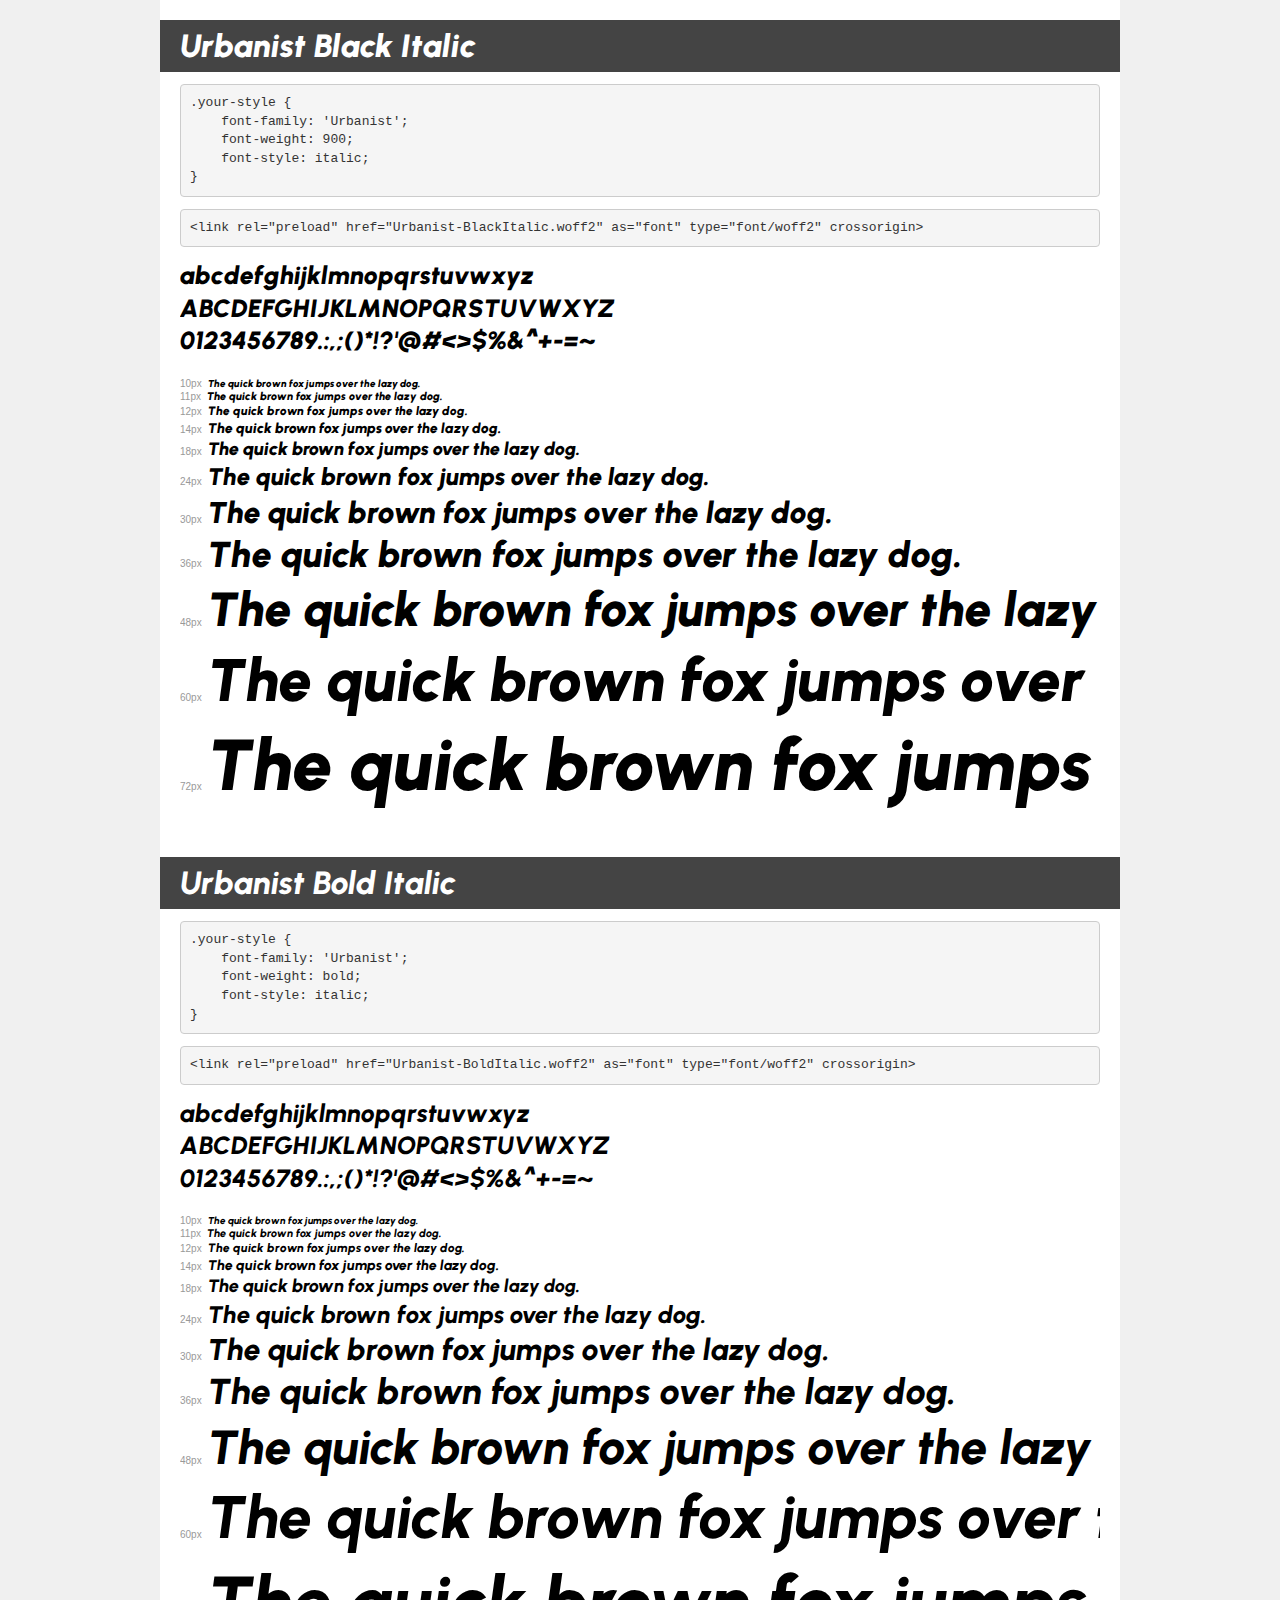
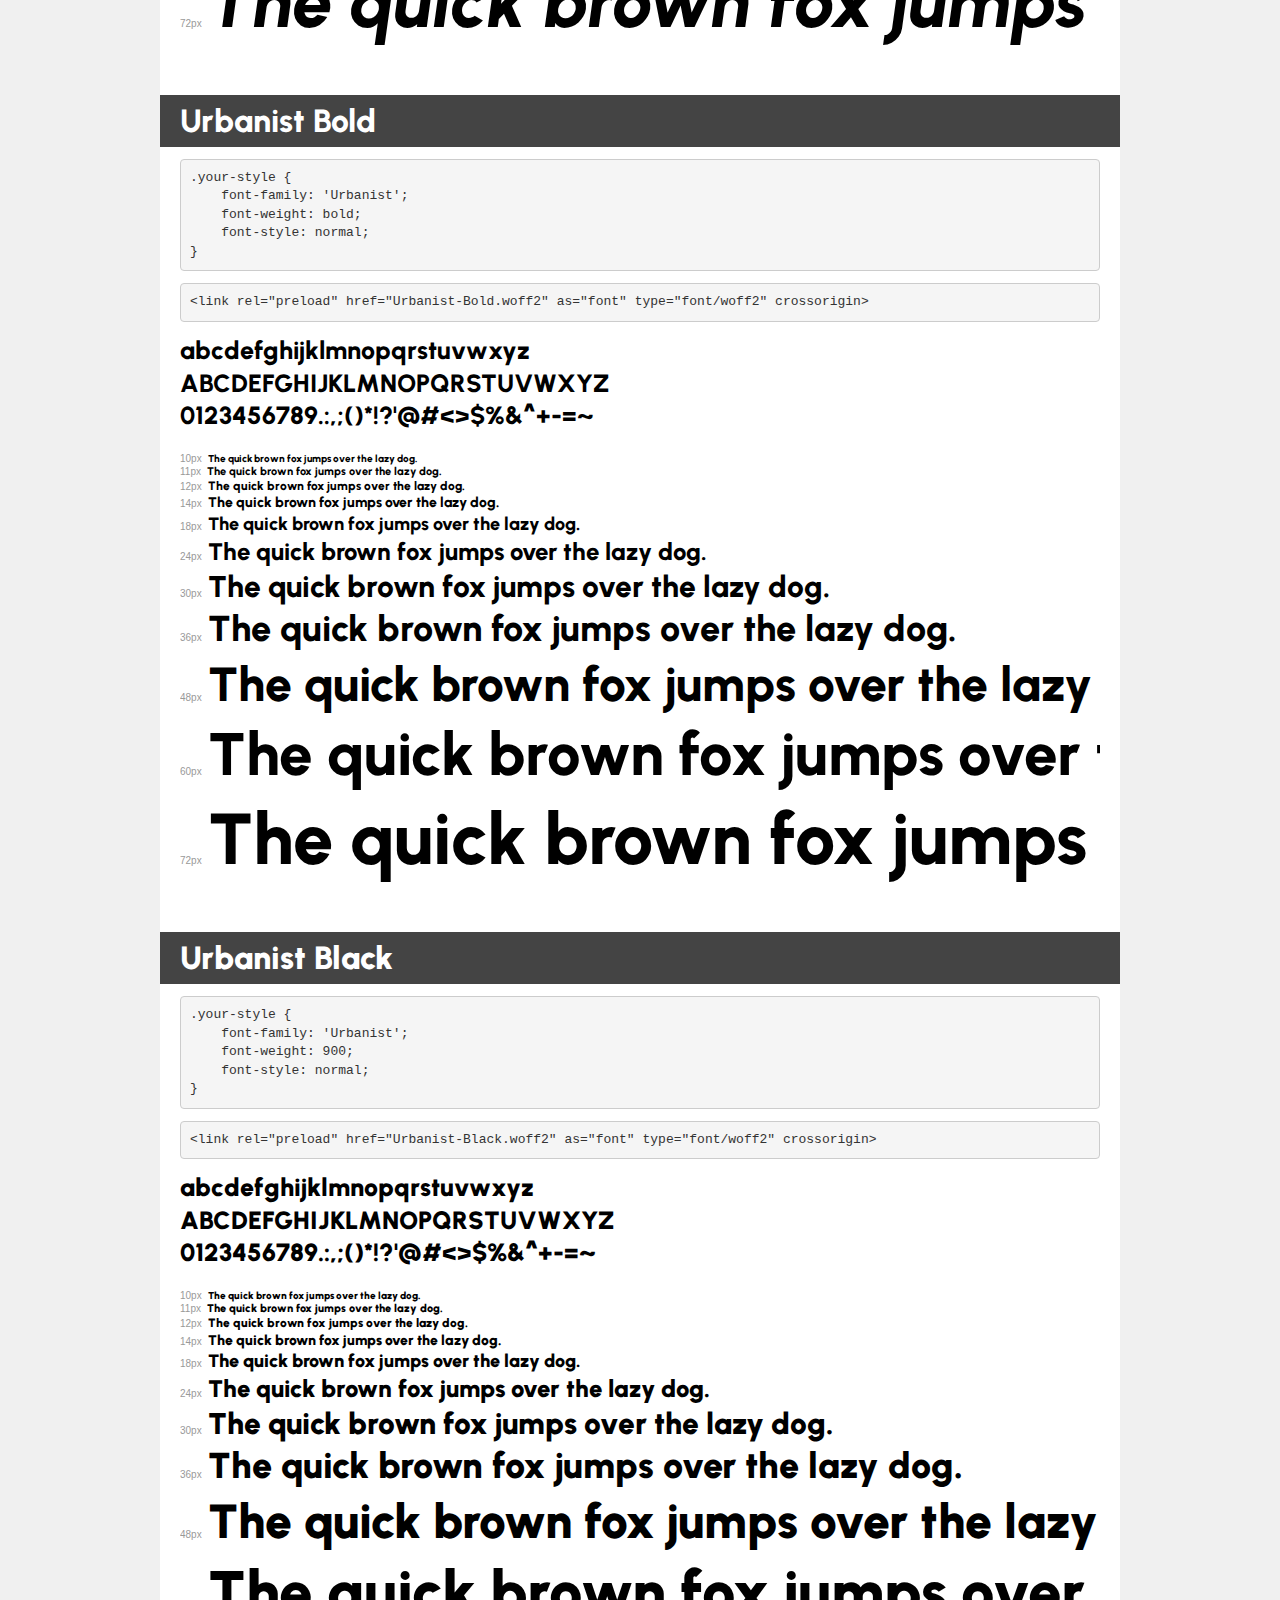
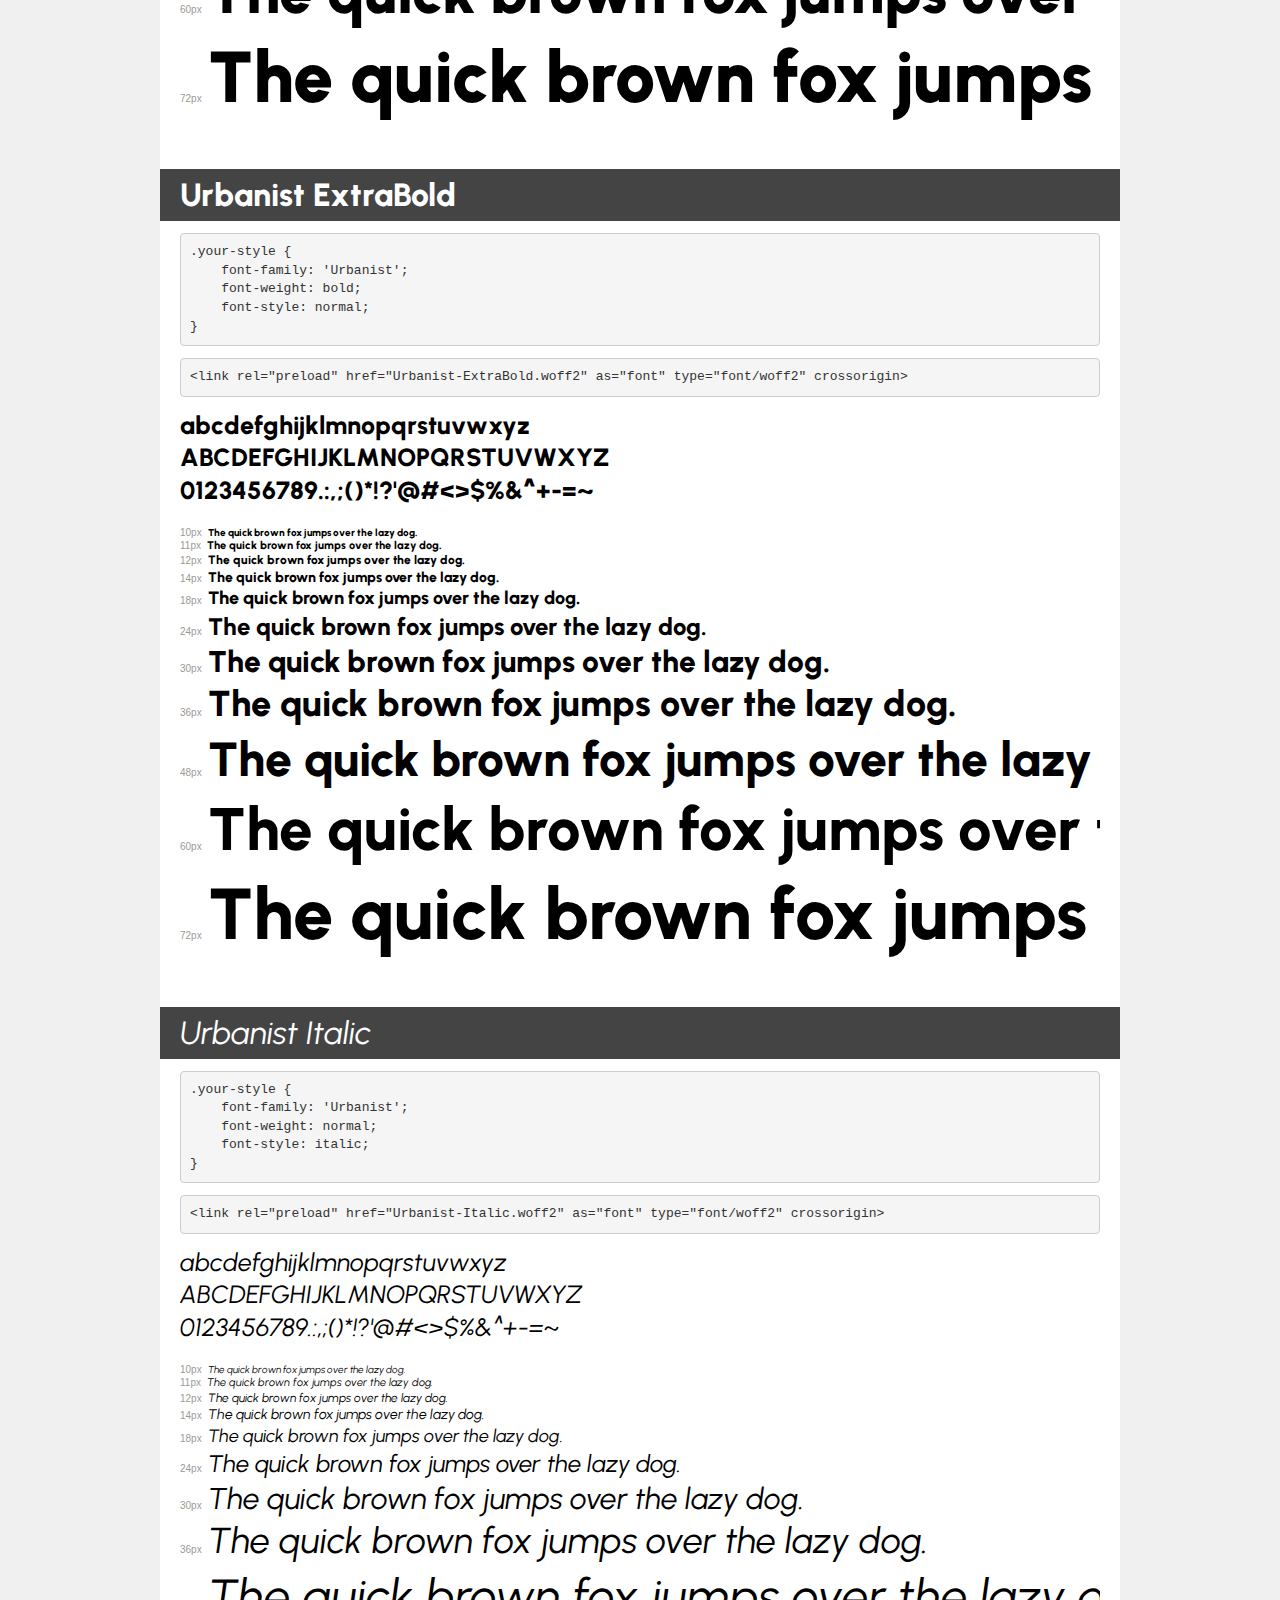
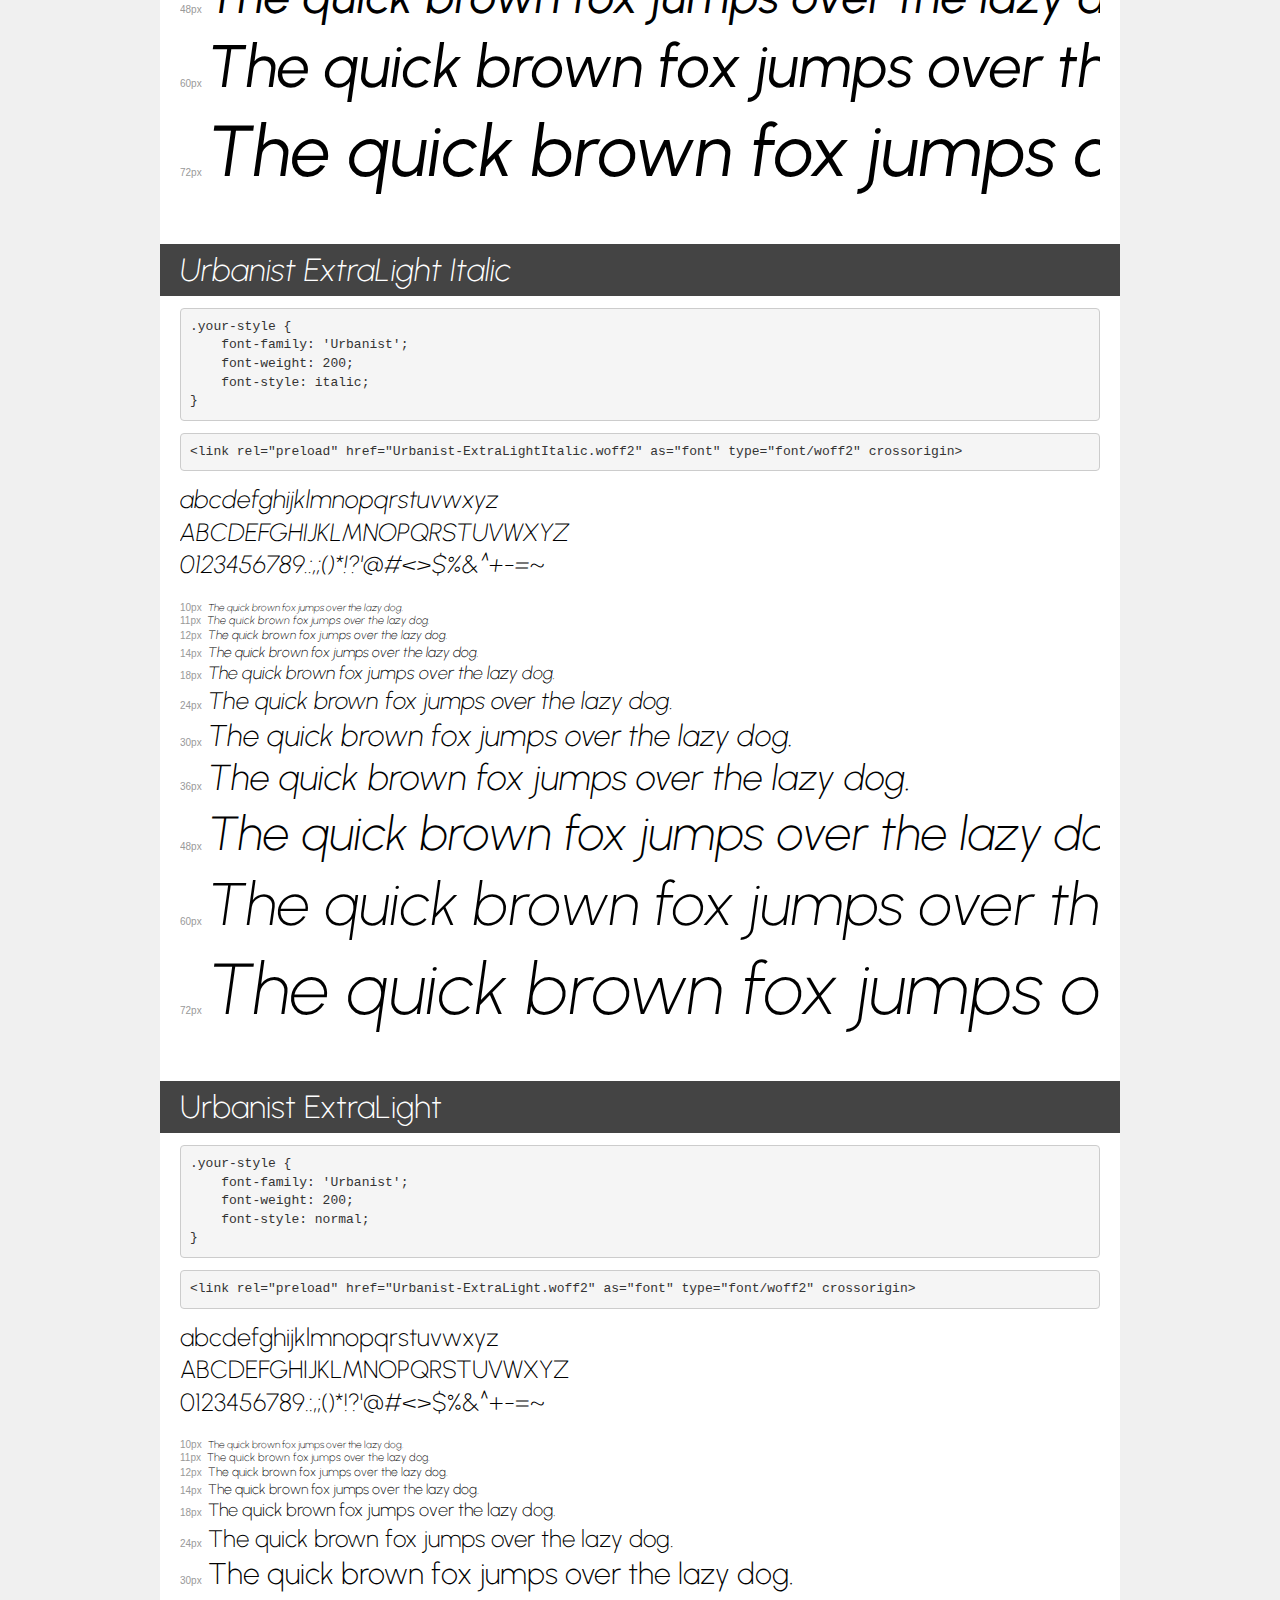
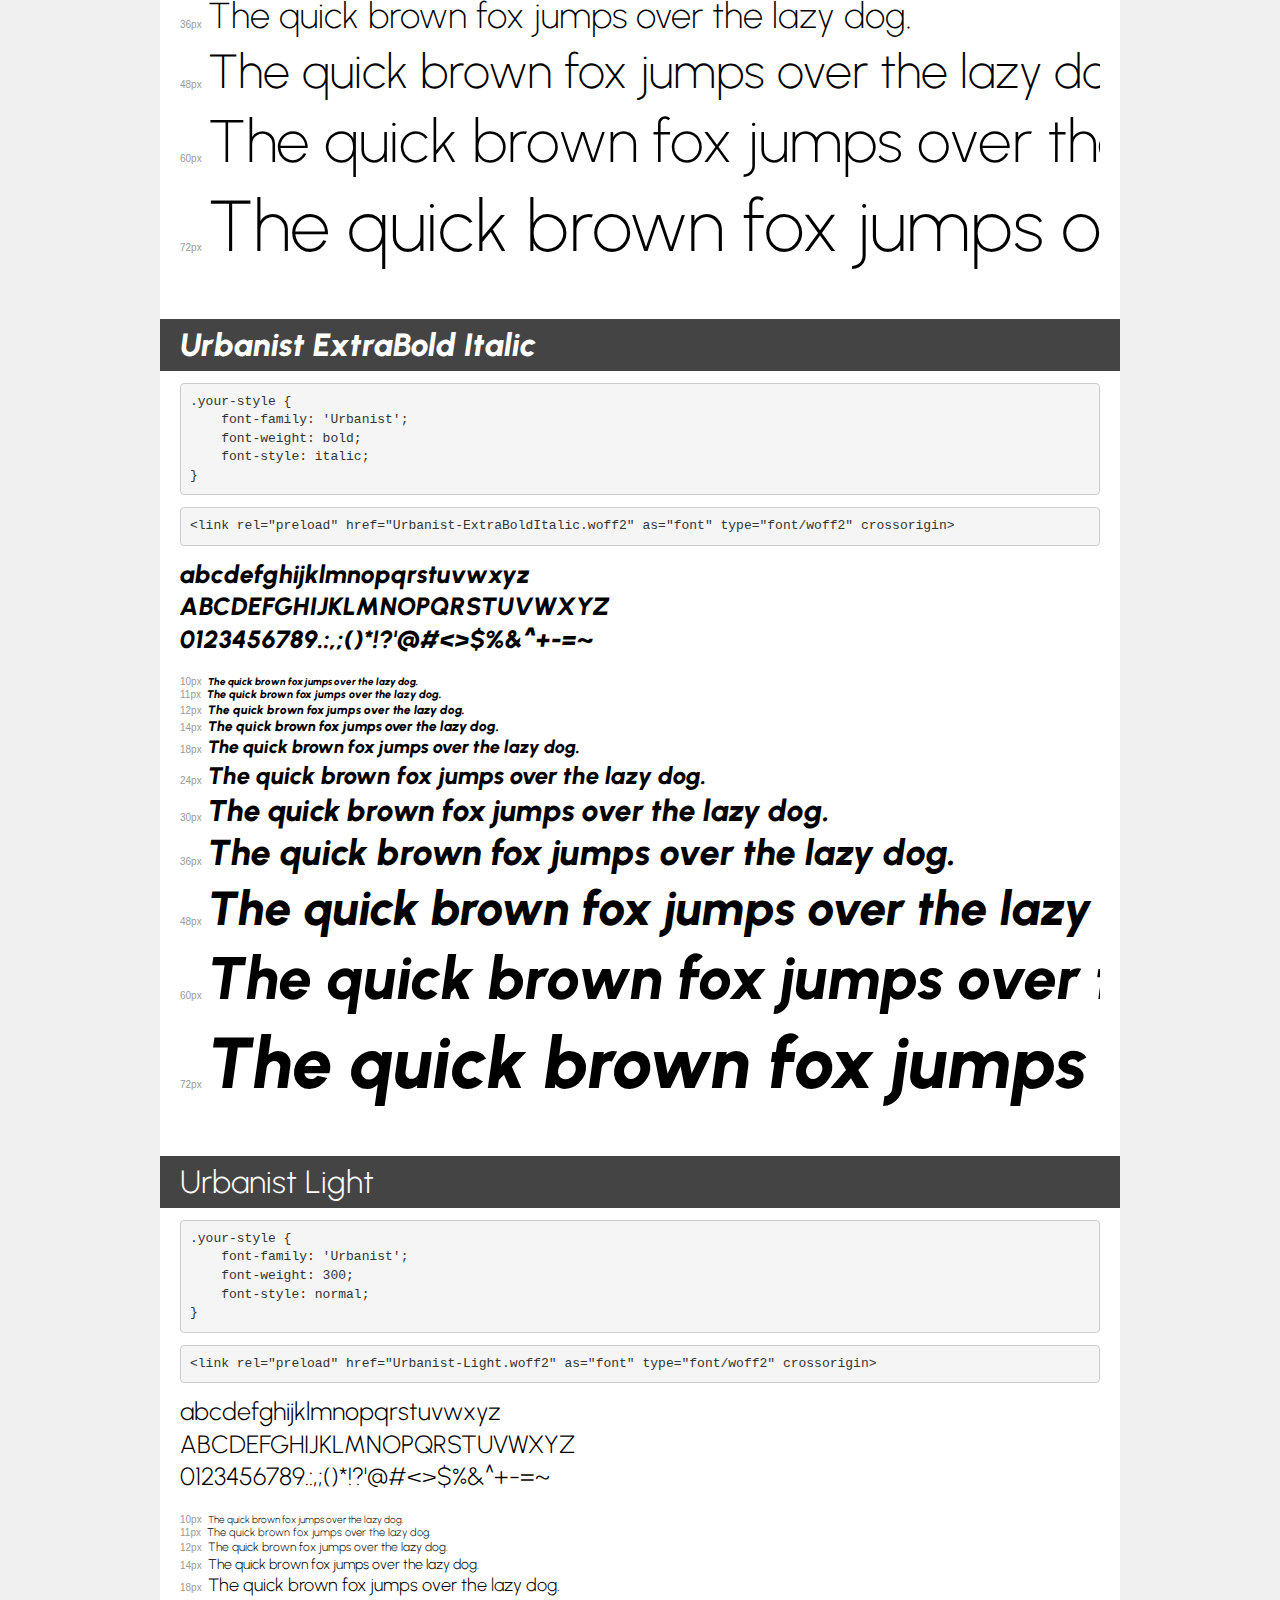
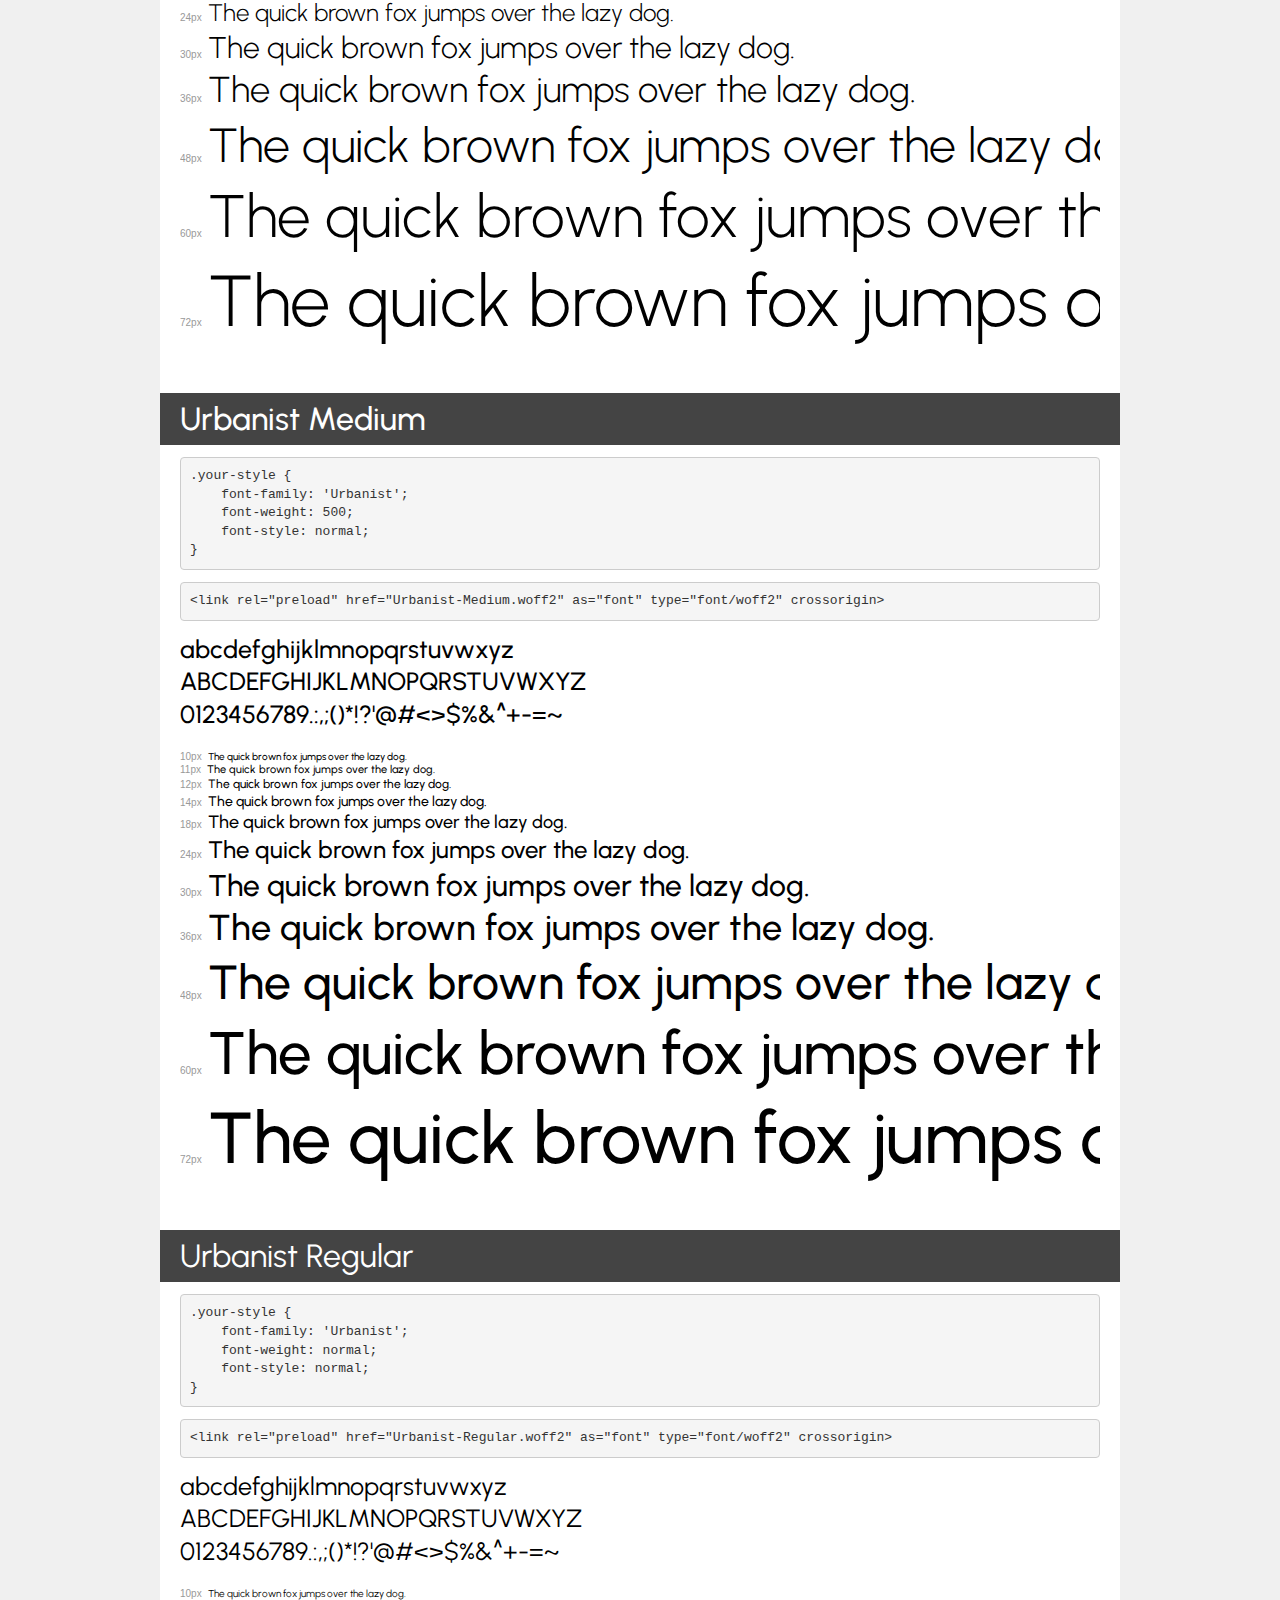
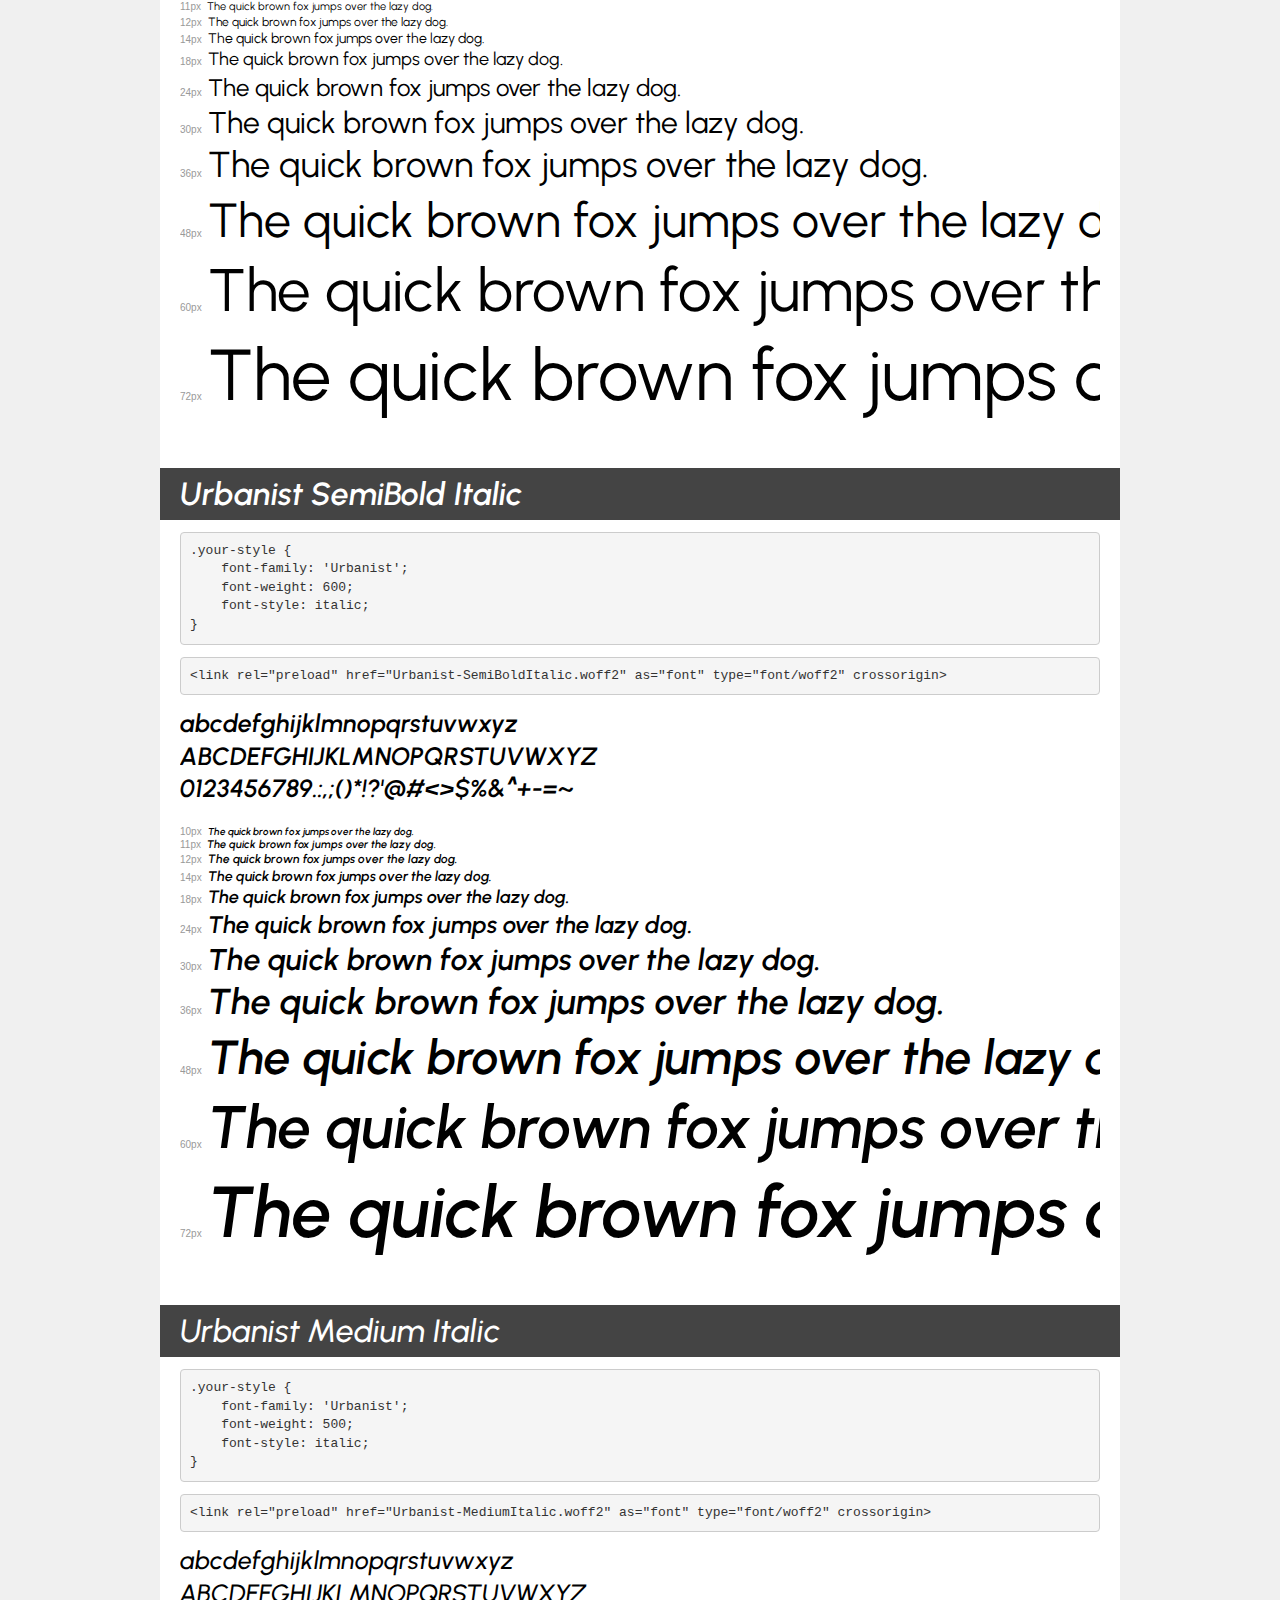
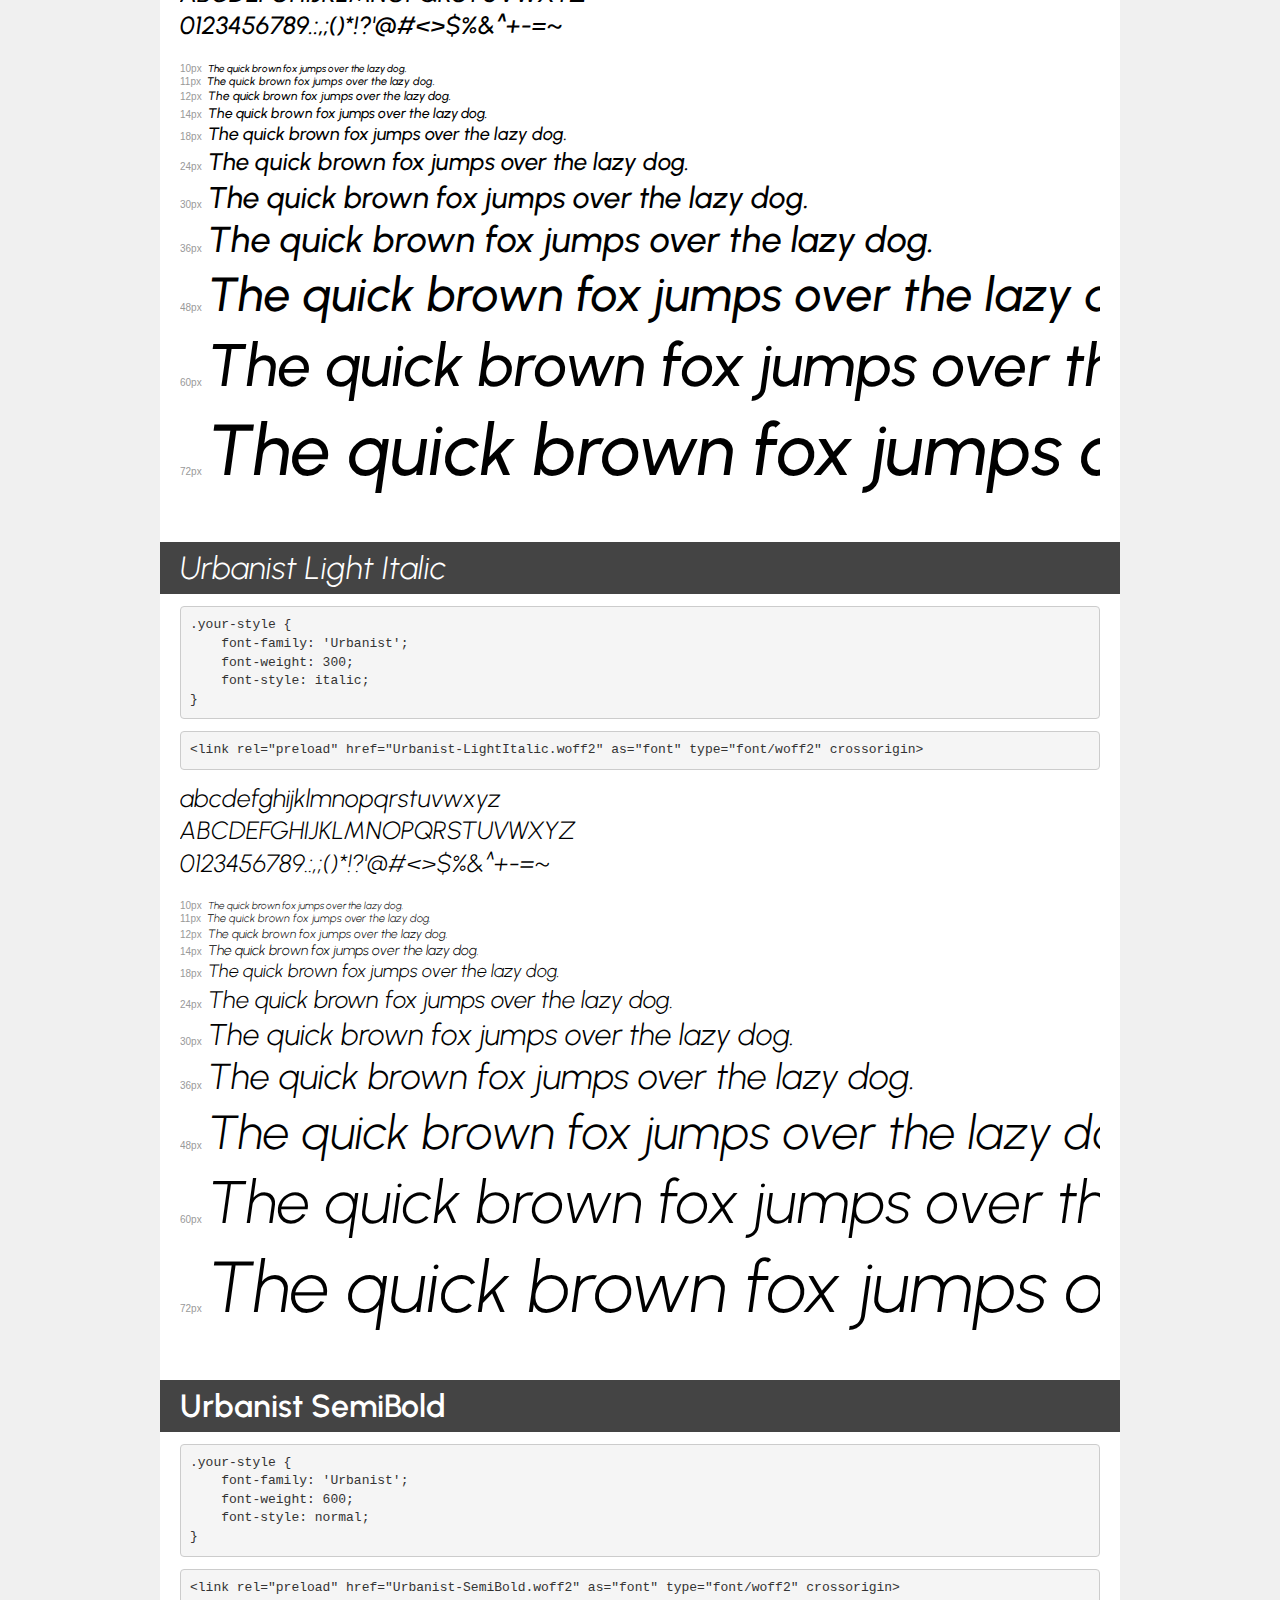
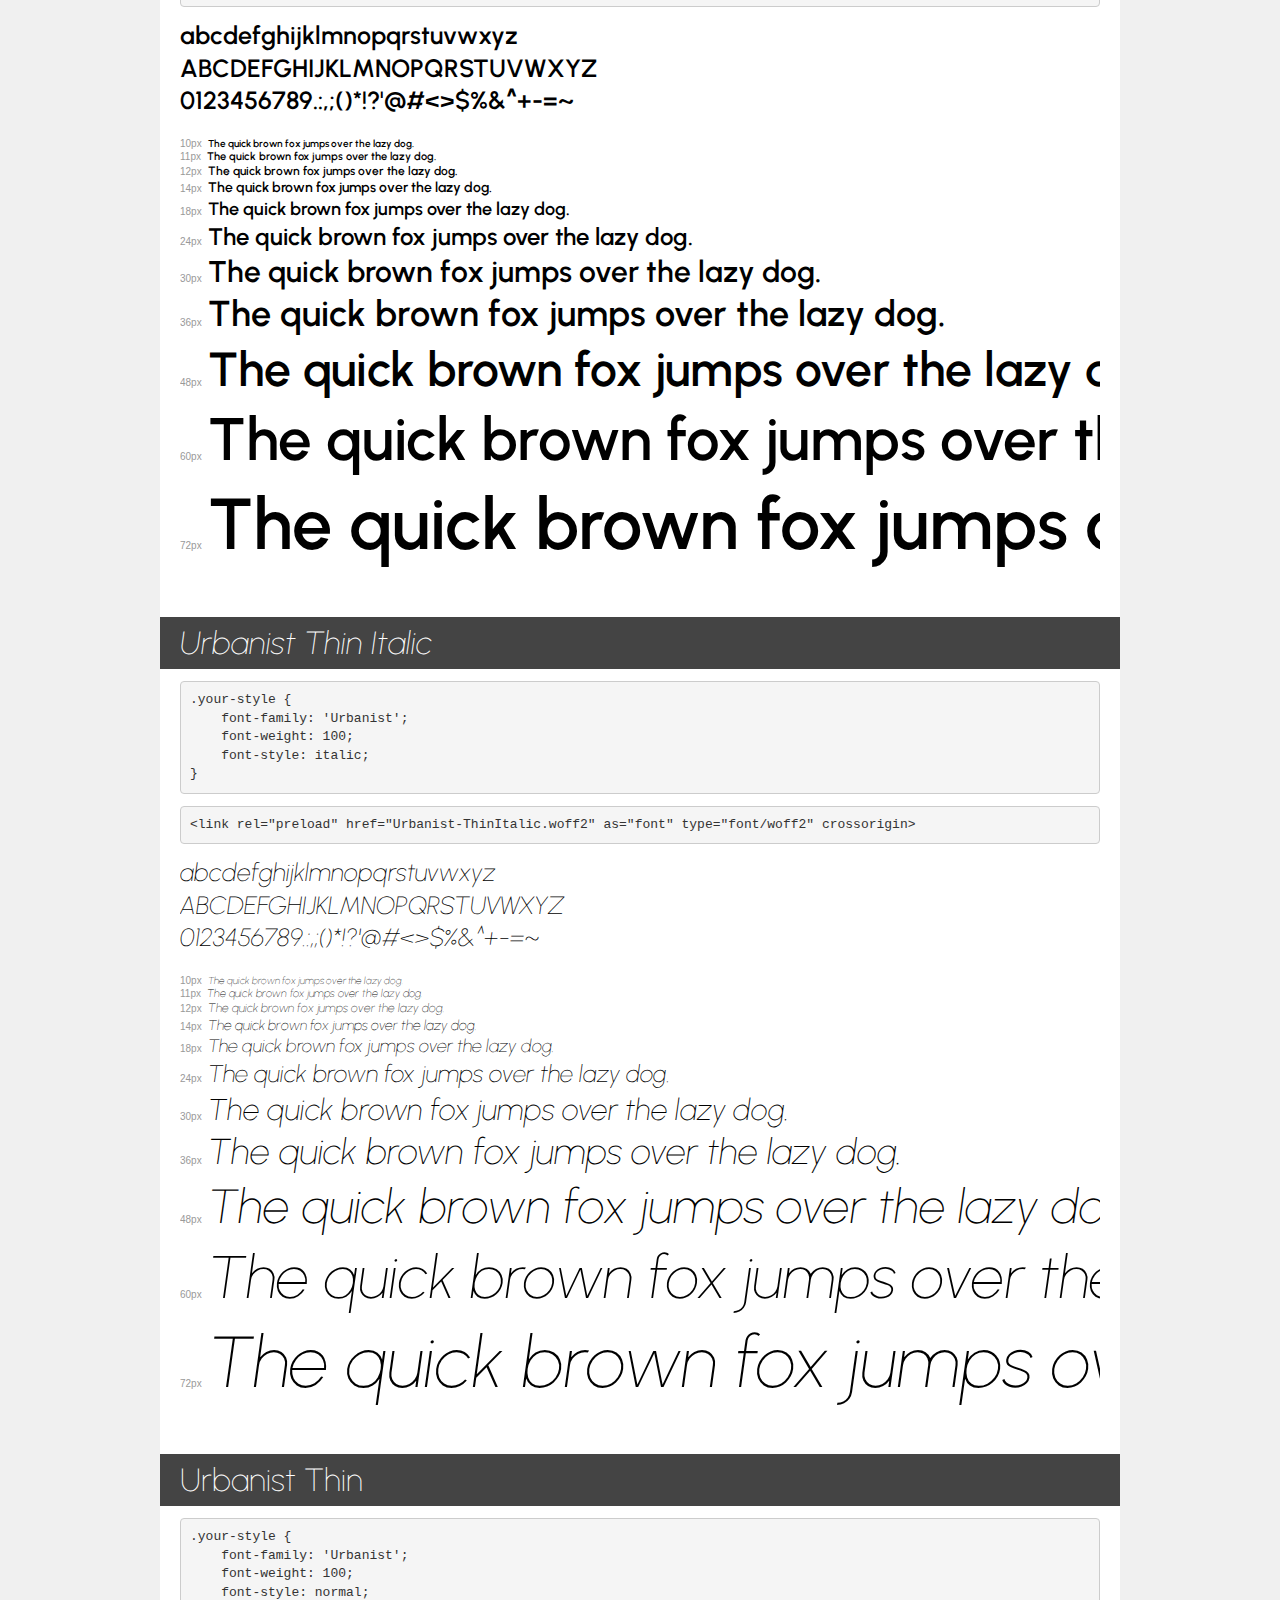
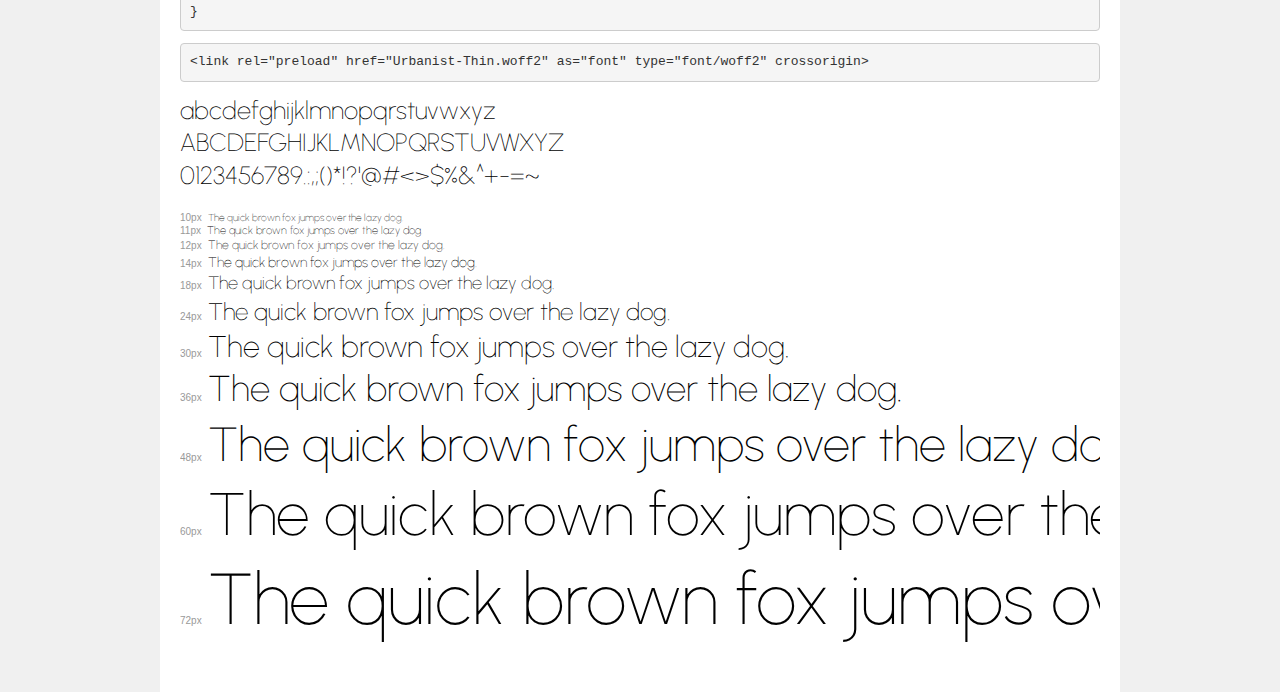
<file: assets/fonts/Urbanist/demo.html>
<!DOCTYPE html>
<html lang="en">
<head>
    <meta charset="utf-8">
    <meta http-equiv="X-UA-Compatible" content="IE=edge">
    <meta name="viewport" content="width=device-width, initial-scale=1">
    <meta name="robots" content="noindex, noarchive">
    <meta name="format-detection" content="telephone=no">
    <title>Transfonter demo</title>
    <link href="stylesheet.css" rel="stylesheet">
    <style>
        /*
        http://meyerweb.com/eric/tools/css/reset/
        v2.0 | 20110126
        License: none (public domain)
        */
        html, body, div, span, applet, object, iframe,
        h1, h2, h3, h4, h5, h6, p, blockquote, pre,
        a, abbr, acronym, address, big, cite, code,
        del, dfn, em, img, ins, kbd, q, s, samp,
        small, strike, strong, sub, sup, tt, var,
        b, u, i, center,
        dl, dt, dd, ol, ul, li,
        fieldset, form, label, legend,
        table, caption, tbody, tfoot, thead, tr, th, td,
        article, aside, canvas, details, embed,
        figure, figcaption, footer, header, hgroup,
        menu, nav, output, ruby, section, summary,
        time, mark, audio, video {
            margin: 0;
            padding: 0;
            border: 0;
            font-size: 100%;
            font: inherit;
            vertical-align: baseline;
        }
        /* HTML5 display-role reset for older browsers */
        article, aside, details, figcaption, figure,
        footer, header, hgroup, menu, nav, section {
            display: block;
        }
        body {
            line-height: 1;
        }
        ol, ul {
            list-style: none;
        }
        blockquote, q {
            quotes: none;
        }
        blockquote:before, blockquote:after,
        q:before, q:after {
            content: '';
            content: none;
        }
        table {
            border-collapse: collapse;
            border-spacing: 0;
        }
        /* demo styles */
        body {
            background: #f0f0f0;
            color: #000;
        }
        .page {
            background: #fff;
            width: 920px;
            margin: 0 auto;
            padding: 20px 20px 0 20px;
            overflow: hidden;
        }
        .font-container {
            overflow-x: auto;
            overflow-y: hidden;
            margin-bottom: 40px;
            line-height: 1.3;
            white-space: nowrap;
            padding-bottom: 5px;
        }
        h1 {
            position: relative;
            background: #444;
            font-size: 32px;
            color: #fff;
            padding: 10px 20px;
            margin: 0 -20px 12px -20px;
        }
        .letters {
            font-size: 25px;
            margin-bottom: 20px;
        }
        .s10:before {
            content: '10px';
        }
        .s11:before {
            content: '11px';
        }
        .s12:before {
            content: '12px';
        }
        .s14:before {
            content: '14px';
        }
        .s18:before {
            content: '18px';
        }
        .s24:before {
            content: '24px';
        }
        .s30:before {
            content: '30px';
        }
        .s36:before {
            content: '36px';
        }
        .s48:before {
            content: '48px';
        }
        .s60:before {
            content: '60px';
        }
        .s72:before {
            content: '72px';
        }
        .s10:before, .s11:before, .s12:before, .s14:before,
        .s18:before, .s24:before, .s30:before, .s36:before,
        .s48:before, .s60:before, .s72:before {
            font-family: Arial, sans-serif;
            font-size: 10px;
            font-weight: normal;
            font-style: normal;
            color: #999;
            padding-right: 6px;
        }
        pre {
            display: block;
            padding: 9px;
            margin: 0 0 12px;
            font-family: Monaco, Menlo, Consolas, "Courier New", monospace;
            font-size: 13px;
            line-height: 1.428571429;
            color: #333;
            font-weight: normal;
            font-style: normal;
            background-color: #f5f5f5;
            border: 1px solid #ccc;
            overflow-x: auto;
            border-radius: 4px;
        }
        /* responsive */
        @media (max-width: 959px) {
            .page {
                width: auto;
                margin: 0;
            }
        }
    </style>
</head>
<body>
<div class="page">
    <div class="demo">
        <h1 style="font-family: 'Urbanist'; font-weight: 900; font-style: italic;">Urbanist Black Italic</h1>
        <pre title="Usage">.your-style {
    font-family: 'Urbanist';
    font-weight: 900;
    font-style: italic;
}</pre>
        <pre title="Preload (optional)">
&lt;link rel=&quot;preload&quot; href=&quot;Urbanist-BlackItalic.woff2&quot; as=&quot;font&quot; type=&quot;font/woff2&quot; crossorigin&gt;</pre>
        <div class="font-container" style="font-family: 'Urbanist'; font-weight: 900; font-style: italic;">
            <p class="letters">
                abcdefghijklmnopqrstuvwxyz<br>
ABCDEFGHIJKLMNOPQRSTUVWXYZ<br>
                0123456789.:,;()*!?'@#&lt;&gt;$%&^+-=~
            </p>
            <p class="s10" style="font-size: 10px;">The quick brown fox jumps over the lazy dog.</p>
            <p class="s11" style="font-size: 11px;">The quick brown fox jumps over the lazy dog.</p>
            <p class="s12" style="font-size: 12px;">The quick brown fox jumps over the lazy dog.</p>
            <p class="s14" style="font-size: 14px;">The quick brown fox jumps over the lazy dog.</p>
            <p class="s18" style="font-size: 18px;">The quick brown fox jumps over the lazy dog.</p>
            <p class="s24" style="font-size: 24px;">The quick brown fox jumps over the lazy dog.</p>
            <p class="s30" style="font-size: 30px;">The quick brown fox jumps over the lazy dog.</p>
            <p class="s36" style="font-size: 36px;">The quick brown fox jumps over the lazy dog.</p>
            <p class="s48" style="font-size: 48px;">The quick brown fox jumps over the lazy dog.</p>
            <p class="s60" style="font-size: 60px;">The quick brown fox jumps over the lazy dog.</p>
            <p class="s72" style="font-size: 72px;">The quick brown fox jumps over the lazy dog.</p>
        </div>
    </div>

    <div class="demo">
        <h1 style="font-family: 'Urbanist'; font-weight: bold; font-style: italic;">Urbanist Bold Italic</h1>
        <pre title="Usage">.your-style {
    font-family: 'Urbanist';
    font-weight: bold;
    font-style: italic;
}</pre>
        <pre title="Preload (optional)">
&lt;link rel=&quot;preload&quot; href=&quot;Urbanist-BoldItalic.woff2&quot; as=&quot;font&quot; type=&quot;font/woff2&quot; crossorigin&gt;</pre>
        <div class="font-container" style="font-family: 'Urbanist'; font-weight: bold; font-style: italic;">
            <p class="letters">
                abcdefghijklmnopqrstuvwxyz<br>
ABCDEFGHIJKLMNOPQRSTUVWXYZ<br>
                0123456789.:,;()*!?'@#&lt;&gt;$%&^+-=~
            </p>
            <p class="s10" style="font-size: 10px;">The quick brown fox jumps over the lazy dog.</p>
            <p class="s11" style="font-size: 11px;">The quick brown fox jumps over the lazy dog.</p>
            <p class="s12" style="font-size: 12px;">The quick brown fox jumps over the lazy dog.</p>
            <p class="s14" style="font-size: 14px;">The quick brown fox jumps over the lazy dog.</p>
            <p class="s18" style="font-size: 18px;">The quick brown fox jumps over the lazy dog.</p>
            <p class="s24" style="font-size: 24px;">The quick brown fox jumps over the lazy dog.</p>
            <p class="s30" style="font-size: 30px;">The quick brown fox jumps over the lazy dog.</p>
            <p class="s36" style="font-size: 36px;">The quick brown fox jumps over the lazy dog.</p>
            <p class="s48" style="font-size: 48px;">The quick brown fox jumps over the lazy dog.</p>
            <p class="s60" style="font-size: 60px;">The quick brown fox jumps over the lazy dog.</p>
            <p class="s72" style="font-size: 72px;">The quick brown fox jumps over the lazy dog.</p>
        </div>
    </div>

    <div class="demo">
        <h1 style="font-family: 'Urbanist'; font-weight: bold; font-style: normal;">Urbanist Bold</h1>
        <pre title="Usage">.your-style {
    font-family: 'Urbanist';
    font-weight: bold;
    font-style: normal;
}</pre>
        <pre title="Preload (optional)">
&lt;link rel=&quot;preload&quot; href=&quot;Urbanist-Bold.woff2&quot; as=&quot;font&quot; type=&quot;font/woff2&quot; crossorigin&gt;</pre>
        <div class="font-container" style="font-family: 'Urbanist'; font-weight: bold; font-style: normal;">
            <p class="letters">
                abcdefghijklmnopqrstuvwxyz<br>
ABCDEFGHIJKLMNOPQRSTUVWXYZ<br>
                0123456789.:,;()*!?'@#&lt;&gt;$%&^+-=~
            </p>
            <p class="s10" style="font-size: 10px;">The quick brown fox jumps over the lazy dog.</p>
            <p class="s11" style="font-size: 11px;">The quick brown fox jumps over the lazy dog.</p>
            <p class="s12" style="font-size: 12px;">The quick brown fox jumps over the lazy dog.</p>
            <p class="s14" style="font-size: 14px;">The quick brown fox jumps over the lazy dog.</p>
            <p class="s18" style="font-size: 18px;">The quick brown fox jumps over the lazy dog.</p>
            <p class="s24" style="font-size: 24px;">The quick brown fox jumps over the lazy dog.</p>
            <p class="s30" style="font-size: 30px;">The quick brown fox jumps over the lazy dog.</p>
            <p class="s36" style="font-size: 36px;">The quick brown fox jumps over the lazy dog.</p>
            <p class="s48" style="font-size: 48px;">The quick brown fox jumps over the lazy dog.</p>
            <p class="s60" style="font-size: 60px;">The quick brown fox jumps over the lazy dog.</p>
            <p class="s72" style="font-size: 72px;">The quick brown fox jumps over the lazy dog.</p>
        </div>
    </div>

    <div class="demo">
        <h1 style="font-family: 'Urbanist'; font-weight: 900; font-style: normal;">Urbanist Black</h1>
        <pre title="Usage">.your-style {
    font-family: 'Urbanist';
    font-weight: 900;
    font-style: normal;
}</pre>
        <pre title="Preload (optional)">
&lt;link rel=&quot;preload&quot; href=&quot;Urbanist-Black.woff2&quot; as=&quot;font&quot; type=&quot;font/woff2&quot; crossorigin&gt;</pre>
        <div class="font-container" style="font-family: 'Urbanist'; font-weight: 900; font-style: normal;">
            <p class="letters">
                abcdefghijklmnopqrstuvwxyz<br>
ABCDEFGHIJKLMNOPQRSTUVWXYZ<br>
                0123456789.:,;()*!?'@#&lt;&gt;$%&^+-=~
            </p>
            <p class="s10" style="font-size: 10px;">The quick brown fox jumps over the lazy dog.</p>
            <p class="s11" style="font-size: 11px;">The quick brown fox jumps over the lazy dog.</p>
            <p class="s12" style="font-size: 12px;">The quick brown fox jumps over the lazy dog.</p>
            <p class="s14" style="font-size: 14px;">The quick brown fox jumps over the lazy dog.</p>
            <p class="s18" style="font-size: 18px;">The quick brown fox jumps over the lazy dog.</p>
            <p class="s24" style="font-size: 24px;">The quick brown fox jumps over the lazy dog.</p>
            <p class="s30" style="font-size: 30px;">The quick brown fox jumps over the lazy dog.</p>
            <p class="s36" style="font-size: 36px;">The quick brown fox jumps over the lazy dog.</p>
            <p class="s48" style="font-size: 48px;">The quick brown fox jumps over the lazy dog.</p>
            <p class="s60" style="font-size: 60px;">The quick brown fox jumps over the lazy dog.</p>
            <p class="s72" style="font-size: 72px;">The quick brown fox jumps over the lazy dog.</p>
        </div>
    </div>

    <div class="demo">
        <h1 style="font-family: 'Urbanist'; font-weight: bold; font-style: normal;">Urbanist ExtraBold</h1>
        <pre title="Usage">.your-style {
    font-family: 'Urbanist';
    font-weight: bold;
    font-style: normal;
}</pre>
        <pre title="Preload (optional)">
&lt;link rel=&quot;preload&quot; href=&quot;Urbanist-ExtraBold.woff2&quot; as=&quot;font&quot; type=&quot;font/woff2&quot; crossorigin&gt;</pre>
        <div class="font-container" style="font-family: 'Urbanist'; font-weight: bold; font-style: normal;">
            <p class="letters">
                abcdefghijklmnopqrstuvwxyz<br>
ABCDEFGHIJKLMNOPQRSTUVWXYZ<br>
                0123456789.:,;()*!?'@#&lt;&gt;$%&^+-=~
            </p>
            <p class="s10" style="font-size: 10px;">The quick brown fox jumps over the lazy dog.</p>
            <p class="s11" style="font-size: 11px;">The quick brown fox jumps over the lazy dog.</p>
            <p class="s12" style="font-size: 12px;">The quick brown fox jumps over the lazy dog.</p>
            <p class="s14" style="font-size: 14px;">The quick brown fox jumps over the lazy dog.</p>
            <p class="s18" style="font-size: 18px;">The quick brown fox jumps over the lazy dog.</p>
            <p class="s24" style="font-size: 24px;">The quick brown fox jumps over the lazy dog.</p>
            <p class="s30" style="font-size: 30px;">The quick brown fox jumps over the lazy dog.</p>
            <p class="s36" style="font-size: 36px;">The quick brown fox jumps over the lazy dog.</p>
            <p class="s48" style="font-size: 48px;">The quick brown fox jumps over the lazy dog.</p>
            <p class="s60" style="font-size: 60px;">The quick brown fox jumps over the lazy dog.</p>
            <p class="s72" style="font-size: 72px;">The quick brown fox jumps over the lazy dog.</p>
        </div>
    </div>

    <div class="demo">
        <h1 style="font-family: 'Urbanist'; font-weight: normal; font-style: italic;">Urbanist Italic</h1>
        <pre title="Usage">.your-style {
    font-family: 'Urbanist';
    font-weight: normal;
    font-style: italic;
}</pre>
        <pre title="Preload (optional)">
&lt;link rel=&quot;preload&quot; href=&quot;Urbanist-Italic.woff2&quot; as=&quot;font&quot; type=&quot;font/woff2&quot; crossorigin&gt;</pre>
        <div class="font-container" style="font-family: 'Urbanist'; font-weight: normal; font-style: italic;">
            <p class="letters">
                abcdefghijklmnopqrstuvwxyz<br>
ABCDEFGHIJKLMNOPQRSTUVWXYZ<br>
                0123456789.:,;()*!?'@#&lt;&gt;$%&^+-=~
            </p>
            <p class="s10" style="font-size: 10px;">The quick brown fox jumps over the lazy dog.</p>
            <p class="s11" style="font-size: 11px;">The quick brown fox jumps over the lazy dog.</p>
            <p class="s12" style="font-size: 12px;">The quick brown fox jumps over the lazy dog.</p>
            <p class="s14" style="font-size: 14px;">The quick brown fox jumps over the lazy dog.</p>
            <p class="s18" style="font-size: 18px;">The quick brown fox jumps over the lazy dog.</p>
            <p class="s24" style="font-size: 24px;">The quick brown fox jumps over the lazy dog.</p>
            <p class="s30" style="font-size: 30px;">The quick brown fox jumps over the lazy dog.</p>
            <p class="s36" style="font-size: 36px;">The quick brown fox jumps over the lazy dog.</p>
            <p class="s48" style="font-size: 48px;">The quick brown fox jumps over the lazy dog.</p>
            <p class="s60" style="font-size: 60px;">The quick brown fox jumps over the lazy dog.</p>
            <p class="s72" style="font-size: 72px;">The quick brown fox jumps over the lazy dog.</p>
        </div>
    </div>

    <div class="demo">
        <h1 style="font-family: 'Urbanist'; font-weight: 200; font-style: italic;">Urbanist ExtraLight Italic</h1>
        <pre title="Usage">.your-style {
    font-family: 'Urbanist';
    font-weight: 200;
    font-style: italic;
}</pre>
        <pre title="Preload (optional)">
&lt;link rel=&quot;preload&quot; href=&quot;Urbanist-ExtraLightItalic.woff2&quot; as=&quot;font&quot; type=&quot;font/woff2&quot; crossorigin&gt;</pre>
        <div class="font-container" style="font-family: 'Urbanist'; font-weight: 200; font-style: italic;">
            <p class="letters">
                abcdefghijklmnopqrstuvwxyz<br>
ABCDEFGHIJKLMNOPQRSTUVWXYZ<br>
                0123456789.:,;()*!?'@#&lt;&gt;$%&^+-=~
            </p>
            <p class="s10" style="font-size: 10px;">The quick brown fox jumps over the lazy dog.</p>
            <p class="s11" style="font-size: 11px;">The quick brown fox jumps over the lazy dog.</p>
            <p class="s12" style="font-size: 12px;">The quick brown fox jumps over the lazy dog.</p>
            <p class="s14" style="font-size: 14px;">The quick brown fox jumps over the lazy dog.</p>
            <p class="s18" style="font-size: 18px;">The quick brown fox jumps over the lazy dog.</p>
            <p class="s24" style="font-size: 24px;">The quick brown fox jumps over the lazy dog.</p>
            <p class="s30" style="font-size: 30px;">The quick brown fox jumps over the lazy dog.</p>
            <p class="s36" style="font-size: 36px;">The quick brown fox jumps over the lazy dog.</p>
            <p class="s48" style="font-size: 48px;">The quick brown fox jumps over the lazy dog.</p>
            <p class="s60" style="font-size: 60px;">The quick brown fox jumps over the lazy dog.</p>
            <p class="s72" style="font-size: 72px;">The quick brown fox jumps over the lazy dog.</p>
        </div>
    </div>

    <div class="demo">
        <h1 style="font-family: 'Urbanist'; font-weight: 200; font-style: normal;">Urbanist ExtraLight</h1>
        <pre title="Usage">.your-style {
    font-family: 'Urbanist';
    font-weight: 200;
    font-style: normal;
}</pre>
        <pre title="Preload (optional)">
&lt;link rel=&quot;preload&quot; href=&quot;Urbanist-ExtraLight.woff2&quot; as=&quot;font&quot; type=&quot;font/woff2&quot; crossorigin&gt;</pre>
        <div class="font-container" style="font-family: 'Urbanist'; font-weight: 200; font-style: normal;">
            <p class="letters">
                abcdefghijklmnopqrstuvwxyz<br>
ABCDEFGHIJKLMNOPQRSTUVWXYZ<br>
                0123456789.:,;()*!?'@#&lt;&gt;$%&^+-=~
            </p>
            <p class="s10" style="font-size: 10px;">The quick brown fox jumps over the lazy dog.</p>
            <p class="s11" style="font-size: 11px;">The quick brown fox jumps over the lazy dog.</p>
            <p class="s12" style="font-size: 12px;">The quick brown fox jumps over the lazy dog.</p>
            <p class="s14" style="font-size: 14px;">The quick brown fox jumps over the lazy dog.</p>
            <p class="s18" style="font-size: 18px;">The quick brown fox jumps over the lazy dog.</p>
            <p class="s24" style="font-size: 24px;">The quick brown fox jumps over the lazy dog.</p>
            <p class="s30" style="font-size: 30px;">The quick brown fox jumps over the lazy dog.</p>
            <p class="s36" style="font-size: 36px;">The quick brown fox jumps over the lazy dog.</p>
            <p class="s48" style="font-size: 48px;">The quick brown fox jumps over the lazy dog.</p>
            <p class="s60" style="font-size: 60px;">The quick brown fox jumps over the lazy dog.</p>
            <p class="s72" style="font-size: 72px;">The quick brown fox jumps over the lazy dog.</p>
        </div>
    </div>

    <div class="demo">
        <h1 style="font-family: 'Urbanist'; font-weight: bold; font-style: italic;">Urbanist ExtraBold Italic</h1>
        <pre title="Usage">.your-style {
    font-family: 'Urbanist';
    font-weight: bold;
    font-style: italic;
}</pre>
        <pre title="Preload (optional)">
&lt;link rel=&quot;preload&quot; href=&quot;Urbanist-ExtraBoldItalic.woff2&quot; as=&quot;font&quot; type=&quot;font/woff2&quot; crossorigin&gt;</pre>
        <div class="font-container" style="font-family: 'Urbanist'; font-weight: bold; font-style: italic;">
            <p class="letters">
                abcdefghijklmnopqrstuvwxyz<br>
ABCDEFGHIJKLMNOPQRSTUVWXYZ<br>
                0123456789.:,;()*!?'@#&lt;&gt;$%&^+-=~
            </p>
            <p class="s10" style="font-size: 10px;">The quick brown fox jumps over the lazy dog.</p>
            <p class="s11" style="font-size: 11px;">The quick brown fox jumps over the lazy dog.</p>
            <p class="s12" style="font-size: 12px;">The quick brown fox jumps over the lazy dog.</p>
            <p class="s14" style="font-size: 14px;">The quick brown fox jumps over the lazy dog.</p>
            <p class="s18" style="font-size: 18px;">The quick brown fox jumps over the lazy dog.</p>
            <p class="s24" style="font-size: 24px;">The quick brown fox jumps over the lazy dog.</p>
            <p class="s30" style="font-size: 30px;">The quick brown fox jumps over the lazy dog.</p>
            <p class="s36" style="font-size: 36px;">The quick brown fox jumps over the lazy dog.</p>
            <p class="s48" style="font-size: 48px;">The quick brown fox jumps over the lazy dog.</p>
            <p class="s60" style="font-size: 60px;">The quick brown fox jumps over the lazy dog.</p>
            <p class="s72" style="font-size: 72px;">The quick brown fox jumps over the lazy dog.</p>
        </div>
    </div>

    <div class="demo">
        <h1 style="font-family: 'Urbanist'; font-weight: 300; font-style: normal;">Urbanist Light</h1>
        <pre title="Usage">.your-style {
    font-family: 'Urbanist';
    font-weight: 300;
    font-style: normal;
}</pre>
        <pre title="Preload (optional)">
&lt;link rel=&quot;preload&quot; href=&quot;Urbanist-Light.woff2&quot; as=&quot;font&quot; type=&quot;font/woff2&quot; crossorigin&gt;</pre>
        <div class="font-container" style="font-family: 'Urbanist'; font-weight: 300; font-style: normal;">
            <p class="letters">
                abcdefghijklmnopqrstuvwxyz<br>
ABCDEFGHIJKLMNOPQRSTUVWXYZ<br>
                0123456789.:,;()*!?'@#&lt;&gt;$%&^+-=~
            </p>
            <p class="s10" style="font-size: 10px;">The quick brown fox jumps over the lazy dog.</p>
            <p class="s11" style="font-size: 11px;">The quick brown fox jumps over the lazy dog.</p>
            <p class="s12" style="font-size: 12px;">The quick brown fox jumps over the lazy dog.</p>
            <p class="s14" style="font-size: 14px;">The quick brown fox jumps over the lazy dog.</p>
            <p class="s18" style="font-size: 18px;">The quick brown fox jumps over the lazy dog.</p>
            <p class="s24" style="font-size: 24px;">The quick brown fox jumps over the lazy dog.</p>
            <p class="s30" style="font-size: 30px;">The quick brown fox jumps over the lazy dog.</p>
            <p class="s36" style="font-size: 36px;">The quick brown fox jumps over the lazy dog.</p>
            <p class="s48" style="font-size: 48px;">The quick brown fox jumps over the lazy dog.</p>
            <p class="s60" style="font-size: 60px;">The quick brown fox jumps over the lazy dog.</p>
            <p class="s72" style="font-size: 72px;">The quick brown fox jumps over the lazy dog.</p>
        </div>
    </div>

    <div class="demo">
        <h1 style="font-family: 'Urbanist'; font-weight: 500; font-style: normal;">Urbanist Medium</h1>
        <pre title="Usage">.your-style {
    font-family: 'Urbanist';
    font-weight: 500;
    font-style: normal;
}</pre>
        <pre title="Preload (optional)">
&lt;link rel=&quot;preload&quot; href=&quot;Urbanist-Medium.woff2&quot; as=&quot;font&quot; type=&quot;font/woff2&quot; crossorigin&gt;</pre>
        <div class="font-container" style="font-family: 'Urbanist'; font-weight: 500; font-style: normal;">
            <p class="letters">
                abcdefghijklmnopqrstuvwxyz<br>
ABCDEFGHIJKLMNOPQRSTUVWXYZ<br>
                0123456789.:,;()*!?'@#&lt;&gt;$%&^+-=~
            </p>
            <p class="s10" style="font-size: 10px;">The quick brown fox jumps over the lazy dog.</p>
            <p class="s11" style="font-size: 11px;">The quick brown fox jumps over the lazy dog.</p>
            <p class="s12" style="font-size: 12px;">The quick brown fox jumps over the lazy dog.</p>
            <p class="s14" style="font-size: 14px;">The quick brown fox jumps over the lazy dog.</p>
            <p class="s18" style="font-size: 18px;">The quick brown fox jumps over the lazy dog.</p>
            <p class="s24" style="font-size: 24px;">The quick brown fox jumps over the lazy dog.</p>
            <p class="s30" style="font-size: 30px;">The quick brown fox jumps over the lazy dog.</p>
            <p class="s36" style="font-size: 36px;">The quick brown fox jumps over the lazy dog.</p>
            <p class="s48" style="font-size: 48px;">The quick brown fox jumps over the lazy dog.</p>
            <p class="s60" style="font-size: 60px;">The quick brown fox jumps over the lazy dog.</p>
            <p class="s72" style="font-size: 72px;">The quick brown fox jumps over the lazy dog.</p>
        </div>
    </div>

    <div class="demo">
        <h1 style="font-family: 'Urbanist'; font-weight: normal; font-style: normal;">Urbanist Regular</h1>
        <pre title="Usage">.your-style {
    font-family: 'Urbanist';
    font-weight: normal;
    font-style: normal;
}</pre>
        <pre title="Preload (optional)">
&lt;link rel=&quot;preload&quot; href=&quot;Urbanist-Regular.woff2&quot; as=&quot;font&quot; type=&quot;font/woff2&quot; crossorigin&gt;</pre>
        <div class="font-container" style="font-family: 'Urbanist'; font-weight: normal; font-style: normal;">
            <p class="letters">
                abcdefghijklmnopqrstuvwxyz<br>
ABCDEFGHIJKLMNOPQRSTUVWXYZ<br>
                0123456789.:,;()*!?'@#&lt;&gt;$%&^+-=~
            </p>
            <p class="s10" style="font-size: 10px;">The quick brown fox jumps over the lazy dog.</p>
            <p class="s11" style="font-size: 11px;">The quick brown fox jumps over the lazy dog.</p>
            <p class="s12" style="font-size: 12px;">The quick brown fox jumps over the lazy dog.</p>
            <p class="s14" style="font-size: 14px;">The quick brown fox jumps over the lazy dog.</p>
            <p class="s18" style="font-size: 18px;">The quick brown fox jumps over the lazy dog.</p>
            <p class="s24" style="font-size: 24px;">The quick brown fox jumps over the lazy dog.</p>
            <p class="s30" style="font-size: 30px;">The quick brown fox jumps over the lazy dog.</p>
            <p class="s36" style="font-size: 36px;">The quick brown fox jumps over the lazy dog.</p>
            <p class="s48" style="font-size: 48px;">The quick brown fox jumps over the lazy dog.</p>
            <p class="s60" style="font-size: 60px;">The quick brown fox jumps over the lazy dog.</p>
            <p class="s72" style="font-size: 72px;">The quick brown fox jumps over the lazy dog.</p>
        </div>
    </div>

    <div class="demo">
        <h1 style="font-family: 'Urbanist'; font-weight: 600; font-style: italic;">Urbanist SemiBold Italic</h1>
        <pre title="Usage">.your-style {
    font-family: 'Urbanist';
    font-weight: 600;
    font-style: italic;
}</pre>
        <pre title="Preload (optional)">
&lt;link rel=&quot;preload&quot; href=&quot;Urbanist-SemiBoldItalic.woff2&quot; as=&quot;font&quot; type=&quot;font/woff2&quot; crossorigin&gt;</pre>
        <div class="font-container" style="font-family: 'Urbanist'; font-weight: 600; font-style: italic;">
            <p class="letters">
                abcdefghijklmnopqrstuvwxyz<br>
ABCDEFGHIJKLMNOPQRSTUVWXYZ<br>
                0123456789.:,;()*!?'@#&lt;&gt;$%&^+-=~
            </p>
            <p class="s10" style="font-size: 10px;">The quick brown fox jumps over the lazy dog.</p>
            <p class="s11" style="font-size: 11px;">The quick brown fox jumps over the lazy dog.</p>
            <p class="s12" style="font-size: 12px;">The quick brown fox jumps over the lazy dog.</p>
            <p class="s14" style="font-size: 14px;">The quick brown fox jumps over the lazy dog.</p>
            <p class="s18" style="font-size: 18px;">The quick brown fox jumps over the lazy dog.</p>
            <p class="s24" style="font-size: 24px;">The quick brown fox jumps over the lazy dog.</p>
            <p class="s30" style="font-size: 30px;">The quick brown fox jumps over the lazy dog.</p>
            <p class="s36" style="font-size: 36px;">The quick brown fox jumps over the lazy dog.</p>
            <p class="s48" style="font-size: 48px;">The quick brown fox jumps over the lazy dog.</p>
            <p class="s60" style="font-size: 60px;">The quick brown fox jumps over the lazy dog.</p>
            <p class="s72" style="font-size: 72px;">The quick brown fox jumps over the lazy dog.</p>
        </div>
    </div>

    <div class="demo">
        <h1 style="font-family: 'Urbanist'; font-weight: 500; font-style: italic;">Urbanist Medium Italic</h1>
        <pre title="Usage">.your-style {
    font-family: 'Urbanist';
    font-weight: 500;
    font-style: italic;
}</pre>
        <pre title="Preload (optional)">
&lt;link rel=&quot;preload&quot; href=&quot;Urbanist-MediumItalic.woff2&quot; as=&quot;font&quot; type=&quot;font/woff2&quot; crossorigin&gt;</pre>
        <div class="font-container" style="font-family: 'Urbanist'; font-weight: 500; font-style: italic;">
            <p class="letters">
                abcdefghijklmnopqrstuvwxyz<br>
ABCDEFGHIJKLMNOPQRSTUVWXYZ<br>
                0123456789.:,;()*!?'@#&lt;&gt;$%&^+-=~
            </p>
            <p class="s10" style="font-size: 10px;">The quick brown fox jumps over the lazy dog.</p>
            <p class="s11" style="font-size: 11px;">The quick brown fox jumps over the lazy dog.</p>
            <p class="s12" style="font-size: 12px;">The quick brown fox jumps over the lazy dog.</p>
            <p class="s14" style="font-size: 14px;">The quick brown fox jumps over the lazy dog.</p>
            <p class="s18" style="font-size: 18px;">The quick brown fox jumps over the lazy dog.</p>
            <p class="s24" style="font-size: 24px;">The quick brown fox jumps over the lazy dog.</p>
            <p class="s30" style="font-size: 30px;">The quick brown fox jumps over the lazy dog.</p>
            <p class="s36" style="font-size: 36px;">The quick brown fox jumps over the lazy dog.</p>
            <p class="s48" style="font-size: 48px;">The quick brown fox jumps over the lazy dog.</p>
            <p class="s60" style="font-size: 60px;">The quick brown fox jumps over the lazy dog.</p>
            <p class="s72" style="font-size: 72px;">The quick brown fox jumps over the lazy dog.</p>
        </div>
    </div>

    <div class="demo">
        <h1 style="font-family: 'Urbanist'; font-weight: 300; font-style: italic;">Urbanist Light Italic</h1>
        <pre title="Usage">.your-style {
    font-family: 'Urbanist';
    font-weight: 300;
    font-style: italic;
}</pre>
        <pre title="Preload (optional)">
&lt;link rel=&quot;preload&quot; href=&quot;Urbanist-LightItalic.woff2&quot; as=&quot;font&quot; type=&quot;font/woff2&quot; crossorigin&gt;</pre>
        <div class="font-container" style="font-family: 'Urbanist'; font-weight: 300; font-style: italic;">
            <p class="letters">
                abcdefghijklmnopqrstuvwxyz<br>
ABCDEFGHIJKLMNOPQRSTUVWXYZ<br>
                0123456789.:,;()*!?'@#&lt;&gt;$%&^+-=~
            </p>
            <p class="s10" style="font-size: 10px;">The quick brown fox jumps over the lazy dog.</p>
            <p class="s11" style="font-size: 11px;">The quick brown fox jumps over the lazy dog.</p>
            <p class="s12" style="font-size: 12px;">The quick brown fox jumps over the lazy dog.</p>
            <p class="s14" style="font-size: 14px;">The quick brown fox jumps over the lazy dog.</p>
            <p class="s18" style="font-size: 18px;">The quick brown fox jumps over the lazy dog.</p>
            <p class="s24" style="font-size: 24px;">The quick brown fox jumps over the lazy dog.</p>
            <p class="s30" style="font-size: 30px;">The quick brown fox jumps over the lazy dog.</p>
            <p class="s36" style="font-size: 36px;">The quick brown fox jumps over the lazy dog.</p>
            <p class="s48" style="font-size: 48px;">The quick brown fox jumps over the lazy dog.</p>
            <p class="s60" style="font-size: 60px;">The quick brown fox jumps over the lazy dog.</p>
            <p class="s72" style="font-size: 72px;">The quick brown fox jumps over the lazy dog.</p>
        </div>
    </div>

    <div class="demo">
        <h1 style="font-family: 'Urbanist'; font-weight: 600; font-style: normal;">Urbanist SemiBold</h1>
        <pre title="Usage">.your-style {
    font-family: 'Urbanist';
    font-weight: 600;
    font-style: normal;
}</pre>
        <pre title="Preload (optional)">
&lt;link rel=&quot;preload&quot; href=&quot;Urbanist-SemiBold.woff2&quot; as=&quot;font&quot; type=&quot;font/woff2&quot; crossorigin&gt;</pre>
        <div class="font-container" style="font-family: 'Urbanist'; font-weight: 600; font-style: normal;">
            <p class="letters">
                abcdefghijklmnopqrstuvwxyz<br>
ABCDEFGHIJKLMNOPQRSTUVWXYZ<br>
                0123456789.:,;()*!?'@#&lt;&gt;$%&^+-=~
            </p>
            <p class="s10" style="font-size: 10px;">The quick brown fox jumps over the lazy dog.</p>
            <p class="s11" style="font-size: 11px;">The quick brown fox jumps over the lazy dog.</p>
            <p class="s12" style="font-size: 12px;">The quick brown fox jumps over the lazy dog.</p>
            <p class="s14" style="font-size: 14px;">The quick brown fox jumps over the lazy dog.</p>
            <p class="s18" style="font-size: 18px;">The quick brown fox jumps over the lazy dog.</p>
            <p class="s24" style="font-size: 24px;">The quick brown fox jumps over the lazy dog.</p>
            <p class="s30" style="font-size: 30px;">The quick brown fox jumps over the lazy dog.</p>
            <p class="s36" style="font-size: 36px;">The quick brown fox jumps over the lazy dog.</p>
            <p class="s48" style="font-size: 48px;">The quick brown fox jumps over the lazy dog.</p>
            <p class="s60" style="font-size: 60px;">The quick brown fox jumps over the lazy dog.</p>
            <p class="s72" style="font-size: 72px;">The quick brown fox jumps over the lazy dog.</p>
        </div>
    </div>

    <div class="demo">
        <h1 style="font-family: 'Urbanist'; font-weight: 100; font-style: italic;">Urbanist Thin Italic</h1>
        <pre title="Usage">.your-style {
    font-family: 'Urbanist';
    font-weight: 100;
    font-style: italic;
}</pre>
        <pre title="Preload (optional)">
&lt;link rel=&quot;preload&quot; href=&quot;Urbanist-ThinItalic.woff2&quot; as=&quot;font&quot; type=&quot;font/woff2&quot; crossorigin&gt;</pre>
        <div class="font-container" style="font-family: 'Urbanist'; font-weight: 100; font-style: italic;">
            <p class="letters">
                abcdefghijklmnopqrstuvwxyz<br>
ABCDEFGHIJKLMNOPQRSTUVWXYZ<br>
                0123456789.:,;()*!?'@#&lt;&gt;$%&^+-=~
            </p>
            <p class="s10" style="font-size: 10px;">The quick brown fox jumps over the lazy dog.</p>
            <p class="s11" style="font-size: 11px;">The quick brown fox jumps over the lazy dog.</p>
            <p class="s12" style="font-size: 12px;">The quick brown fox jumps over the lazy dog.</p>
            <p class="s14" style="font-size: 14px;">The quick brown fox jumps over the lazy dog.</p>
            <p class="s18" style="font-size: 18px;">The quick brown fox jumps over the lazy dog.</p>
            <p class="s24" style="font-size: 24px;">The quick brown fox jumps over the lazy dog.</p>
            <p class="s30" style="font-size: 30px;">The quick brown fox jumps over the lazy dog.</p>
            <p class="s36" style="font-size: 36px;">The quick brown fox jumps over the lazy dog.</p>
            <p class="s48" style="font-size: 48px;">The quick brown fox jumps over the lazy dog.</p>
            <p class="s60" style="font-size: 60px;">The quick brown fox jumps over the lazy dog.</p>
            <p class="s72" style="font-size: 72px;">The quick brown fox jumps over the lazy dog.</p>
        </div>
    </div>

    <div class="demo">
        <h1 style="font-family: 'Urbanist'; font-weight: 100; font-style: normal;">Urbanist Thin</h1>
        <pre title="Usage">.your-style {
    font-family: 'Urbanist';
    font-weight: 100;
    font-style: normal;
}</pre>
        <pre title="Preload (optional)">
&lt;link rel=&quot;preload&quot; href=&quot;Urbanist-Thin.woff2&quot; as=&quot;font&quot; type=&quot;font/woff2&quot; crossorigin&gt;</pre>
        <div class="font-container" style="font-family: 'Urbanist'; font-weight: 100; font-style: normal;">
            <p class="letters">
                abcdefghijklmnopqrstuvwxyz<br>
ABCDEFGHIJKLMNOPQRSTUVWXYZ<br>
                0123456789.:,;()*!?'@#&lt;&gt;$%&^+-=~
            </p>
            <p class="s10" style="font-size: 10px;">The quick brown fox jumps over the lazy dog.</p>
            <p class="s11" style="font-size: 11px;">The quick brown fox jumps over the lazy dog.</p>
            <p class="s12" style="font-size: 12px;">The quick brown fox jumps over the lazy dog.</p>
            <p class="s14" style="font-size: 14px;">The quick brown fox jumps over the lazy dog.</p>
            <p class="s18" style="font-size: 18px;">The quick brown fox jumps over the lazy dog.</p>
            <p class="s24" style="font-size: 24px;">The quick brown fox jumps over the lazy dog.</p>
            <p class="s30" style="font-size: 30px;">The quick brown fox jumps over the lazy dog.</p>
            <p class="s36" style="font-size: 36px;">The quick brown fox jumps over the lazy dog.</p>
            <p class="s48" style="font-size: 48px;">The quick brown fox jumps over the lazy dog.</p>
            <p class="s60" style="font-size: 60px;">The quick brown fox jumps over the lazy dog.</p>
            <p class="s72" style="font-size: 72px;">The quick brown fox jumps over the lazy dog.</p>
        </div>
    </div>

</div>
</body>
</html>
</file>
<file: assets/css/index.css>
@import url('https://fonts.googleapis.com/css2?family=Poppins&display=swap');

* {
    box-sizing: border-box;
    margin: 0;
    padding: 0;
}
html {
    font-size: 62.5%;
}
body{
    font-size: 1.6rem;
    scroll-behavior: smooth;
    /* background: linear-gradient(180deg, rgba(0,0,0,1) 40%, rgba(54,0,25,1) 90%); */
    
}

.coverpage {
    width: 100%;
    height: 100vh;
    overflow: hidden;
    /* background: url("./../img/mechatronic.jpg"); */
    /* background-size: cover;
    background-position: center; */
    display: flex;
    flex-direction: row;
    /* place-items: center; */
}
.coverpage_photo {
    height: 100%;
    width: 35%;
    background-color: red;
    background: url("./../img/mechatronic.jpg");
    background-position: center;
    background-size: cover;
}
.coverpage_info {
    height: 100%;
    width: 65%;
    background-color: rgb(237, 236, 236);
    font-family: 'Nunito';
    display: flex;
    flex-direction: column;
    text-align: center;
    align-items: center;
    gap: 1rem;
    justify-content: center;
    padding-left: 2rem;
}
.videoplayer {
    height: 50%;
    background-color: black;
    border-radius: 1rem;
    overflow: hidden;
}
.coverpage_info .title span {
    color: black;
    font-size: 1.6rem;
}
.coverpage_info .title span:nth-child(1){
    color: rgb(122, 54, 193);
    font-weight: bold;
    font-size: 4rem;
}
.coverpage_info .title span:nth-child(2){
    color: black;
    font-weight: bold;
    font-size: 3rem;
}
.coverpage_info .title span:nth-child(3){
    color: black;
    font-weight: bold;
    font-size: 3rem;
}
.coverpage_info .title span:nth-child(4){
    color: rgb(0, 103, 179);
    font-weight: bold;
    font-size: 3rem;
}
.mechatronic-meaning {
    position: relative;
    width: 100%;
    min-height: 100vh;
    overflow: hidden;
    display: flex;
    flex-direction: row;
    /* background: linear-gradient(180deg, rgba(0,0,0,1) 40%, rgba(9,74,136,1) 90%); */
    background-color: black;
    color: white;
    font-family: 'Poppins', sans-serif;
    padding: 3rem;
}
.mechatronic-meaning .info, .mechatronic-meaning .animation {
    width: 50%;
    height: calc(100vh - (2 * 3rem));
}
.mechatronic-meaning .info {
    padding: 1rem;
    display: flex;
    flex-direction: column;
    align-items: center;
    justify-content: center;
}
.mechatronic-meaning .animation {
    position: relative;
    display: flex;
    justify-content: center;
    align-items: center;
}
.mechatronic-meaning .title{
    display: flex;
    flex-direction: row;
    justify-content: center;
    align-items: center;
    text-align: center;
    width: 100%;
    font-size: 2rem;
}
.mechatronic-meaning .info-and-animation {
    
}
.mechatronic-meaning .subtitle {
    font-family: 'Nunito';
    font-size: 1.6rem;
}
.mechatronic-meaning .animation .container {
    width: 80%;
    height: 80%;
    display: flex;
    z-index: 1;
    position: absolute;
    flex-direction: column;

    animation-name: animation-hide;
    animation-duration: 5s;
    animation-iteration-count: infinite;
}
@keyframes animation-hide {
    0% {
        transform: scale(1);
    }
    100% {
        transform: scale(0);
    }
    /* 60% {
        transform:scale(0);
    }
    100% {
        transform: scale(1);
    } */
}
@keyframes animation-show {
    0% {
        transform: scale(0);
    }
    40% {
        transform: scale(0);
    }
    100% {
        transform: scale(1);
    }
}
.mechatronic-meaning .animation #mecatronica {
    position: absolute;
    width: 80%;
    height: 80%;
    display: flex;
    flex-direction: column;
    background-color: #8e44ad;
    border: .3rem solid #9b59b6;
    border-radius: 3rem;
    justify-content: center;
    align-items: center;
    text-align: center;

    animation-name: animation-show;
    animation-duration: 5s;
    animation-iteration-count: infinite;
}
.mechatronic-meaning .animation .first-row {
    display: flex;
    flex-direction: row;
    width: 100%;
    height: 50%;
}
.mechatronic-meaning .animation .area {
    width: 50%;
    height: 100%;
    display: flex;
    justify-content: center;
    align-items: center;
    text-align: center;
}
.mechatronic-meaning .animation #electronica {
    background-color: #2980b9;
    border: .3rem solid #3498db;
    border-top-left-radius: 3rem;
}
.mechatronic-meaning .animation #mecanica {
    background-color: #27ae60;
    border: .3rem solid #2ecc71;
    border-top-right-radius: 3rem;
}
.mechatronic-meaning .animation #informatica {
    background-color: #c0392b;
    border: .3rem solid #e74c3c;
    border-bottom-left-radius: 3rem;
}
.mechatronic-meaning .animation #control {
    background-color: #f39c12;
    border: .3rem solid #f1c40f;
    border-bottom-right-radius: 3rem;
}
.steps {
    position: relative;
    width: 100%;
    min-height: 100vh;
    overflow: hidden;
    display: flex;
    flex-wrap: wrap;
    justify-content: center;
    align-items: center;
    flex-direction: row;
    /* background: linear-gradient(180deg, rgb(9,74,136) 90%, white 100%); */
    /* background: rgb(9,74,136); */
    /* background-color: black; */
    background: linear-gradient(180deg, rgba(0,0,0,1) 40%, rgba(54,0,25,1) 90%);
    color: white;
    font-family: 'Poppins', sans-serif;
    padding: 3rem;
}

/*steps of mecha*/
.steps .title {
    position: absolute;
    top: calc(3rem);
}
.steps .card {
    position: relative;
    width: calc(100vw * .2);
    height: calc(100vh * .5);
    /* width: 500px;
    height: 200px; */
    margin: 2rem;
    cursor: pointer;
}
.steps .card .face {
    display: flex;
    position: absolute;
    width: 100%;
    height: 100%;
    backface-visibility: hidden;
    border-radius: 1rem;
    overflow: hidden;
    transition: .5s;
}
.steps .card .front {
    transform: perspective(60rem) rotateY(0deg);
    box-shadow: 0 .5rem 1rem black;
}
.steps .card .front img{
    position: absolute;
    width: 100%;
    height: 100%;
    object-fit: cover;
}
.steps .card .front h3 {
    position: absolute;
    color: white;
    font-family: 'Nunito', sans-serif;
    position: absolute;
    width: 100%;
    height: 10%;
    bottom: 0;
    background-color: rgba(0,0,0,.3);
    text-align: center;
}
.steps .card .back {
    transform: perspective(60rem) rotateY(-180deg);
    background: rgb(15, 17, 27);
    box-shadow: 0 .5rem 1rem black;
    padding: 1.6rem;
    color: white;
    display: flex;
    flex-direction: column;
    justify-content: space-evenly;
    text-align: center;
}
.steps .card .link {
    border-top: .1rem solid white;
}
.steps .card .link a {
    color: #f3f3f3;
}

.card:hover .front{
    transform: perspective(60rem) rotateY(-180deg);
}
.card:hover .back{
    transform: perspective(60rem) rotateY(-360deg);
}

.japan {
    width: 100%;
    height: 100vh;
    background: url("./../img/background-japan.jpg");
    background-position: center center;
    background-repeat: no-repeat;
    background-size: cover;
    display: flex;
    justify-content: center;
    align-items: center;
}
.japan .background {
    width: 100%;
    height: 100%;
    background-color: rgba(0,0,0,0.3);
    backdrop-filter: blur(1rem);
    display: flex;
    justify-content: center;
    align-items: center;
}
.japan .container {
    position: relative;
    display: flex;
    flex-direction: column;
    align-items: center;
    width: 95%;
    height: 90%;
    background: url("./../img/background-japan.jpg");
    background-position: center center;
    background-repeat: no-repeat;
    background-size: cover;
}
/* .japan {
    background: url("./../img/japan.png");
    background-position: center center;
    background-repeat: no-repeat;
    background-size: cover;
} */
.japan .title {
    display: flex;
    font-family: 'Poppins';
    color: white;
    padding: 1rem;
    background-color: rgba(0,0,0,.3);
    backdrop-filter: blur(.5rem);
    border-bottom-left-radius: 0%;
    border-bottom-right-radius: 0%;
}
.japan .cards {
    display: flex;
    position: absolute;
    justify-content: space-evenly;
    align-items: center;
    bottom: 0;
    width: 100%;
    height: 80%;
}
.japan .card {
    display: flex;
    padding: 3rem;
    text-align: center;
    font-family: 'Nunito';
    color: white;
    flex-direction: column;
    justify-content: space-evenly;
    align-items: center;
    height: 70%;
    width: 30%;
    background-color: rgba(0,0,0,.3);
    backdrop-filter: blur(.5rem);
    border-radius: 10%;
    margin: 1rem;
}
</file>
<file: assets/fonts/Nunito/stylesheet.css>
@font-face {
    font-family: 'Nunito';
    src: url('Nunito-Black.eot');
    src: url('Nunito-Black.eot?#iefix') format('embedded-opentype'),
        url('Nunito-Black.woff2') format('woff2'),
        url('Nunito-Black.woff') format('woff'),
        url('Nunito-Black.ttf') format('truetype'),
        url('Nunito-Black.svg#Nunito-Black') format('svg');
    font-weight: 900;
    font-style: normal;
    font-display: swap;
}

@font-face {
    font-family: 'Nunito';
    src: url('Nunito-Bold.eot');
    src: url('Nunito-Bold.eot?#iefix') format('embedded-opentype'),
        url('Nunito-Bold.woff2') format('woff2'),
        url('Nunito-Bold.woff') format('woff'),
        url('Nunito-Bold.ttf') format('truetype'),
        url('Nunito-Bold.svg#Nunito-Bold') format('svg');
    font-weight: bold;
    font-style: normal;
    font-display: swap;
}

@font-face {
    font-family: 'Nunito';
    src: url('Nunito-BlackItalic.eot');
    src: url('Nunito-BlackItalic.eot?#iefix') format('embedded-opentype'),
        url('Nunito-BlackItalic.woff2') format('woff2'),
        url('Nunito-BlackItalic.woff') format('woff'),
        url('Nunito-BlackItalic.ttf') format('truetype'),
        url('Nunito-BlackItalic.svg#Nunito-BlackItalic') format('svg');
    font-weight: 900;
    font-style: italic;
    font-display: swap;
}

@font-face {
    font-family: 'Nunito';
    src: url('Nunito-ExtraBold.eot');
    src: url('Nunito-ExtraBold.eot?#iefix') format('embedded-opentype'),
        url('Nunito-ExtraBold.woff2') format('woff2'),
        url('Nunito-ExtraBold.woff') format('woff'),
        url('Nunito-ExtraBold.ttf') format('truetype'),
        url('Nunito-ExtraBold.svg#Nunito-ExtraBold') format('svg');
    font-weight: bold;
    font-style: normal;
    font-display: swap;
}

@font-face {
    font-family: 'Nunito';
    src: url('Nunito-BoldItalic.eot');
    src: url('Nunito-BoldItalic.eot?#iefix') format('embedded-opentype'),
        url('Nunito-BoldItalic.woff2') format('woff2'),
        url('Nunito-BoldItalic.woff') format('woff'),
        url('Nunito-BoldItalic.ttf') format('truetype'),
        url('Nunito-BoldItalic.svg#Nunito-BoldItalic') format('svg');
    font-weight: bold;
    font-style: italic;
    font-display: swap;
}

@font-face {
    font-family: 'Nunito';
    src: url('Nunito-ExtraBoldItalic.eot');
    src: url('Nunito-ExtraBoldItalic.eot?#iefix') format('embedded-opentype'),
        url('Nunito-ExtraBoldItalic.woff2') format('woff2'),
        url('Nunito-ExtraBoldItalic.woff') format('woff'),
        url('Nunito-ExtraBoldItalic.ttf') format('truetype'),
        url('Nunito-ExtraBoldItalic.svg#Nunito-ExtraBoldItalic') format('svg');
    font-weight: bold;
    font-style: italic;
    font-display: swap;
}

@font-face {
    font-family: 'Nunito';
    src: url('Nunito-Italic.eot');
    src: url('Nunito-Italic.eot?#iefix') format('embedded-opentype'),
        url('Nunito-Italic.woff2') format('woff2'),
        url('Nunito-Italic.woff') format('woff'),
        url('Nunito-Italic.ttf') format('truetype'),
        url('Nunito-Italic.svg#Nunito-Italic') format('svg');
    font-weight: normal;
    font-style: italic;
    font-display: swap;
}

@font-face {
    font-family: 'Nunito';
    src: url('Nunito-ExtraLightItalic.eot');
    src: url('Nunito-ExtraLightItalic.eot?#iefix') format('embedded-opentype'),
        url('Nunito-ExtraLightItalic.woff2') format('woff2'),
        url('Nunito-ExtraLightItalic.woff') format('woff'),
        url('Nunito-ExtraLightItalic.ttf') format('truetype'),
        url('Nunito-ExtraLightItalic.svg#Nunito-ExtraLightItalic') format('svg');
    font-weight: 200;
    font-style: italic;
    font-display: swap;
}

@font-face {
    font-family: 'Nunito';
    src: url('Nunito-ExtraLight.eot');
    src: url('Nunito-ExtraLight.eot?#iefix') format('embedded-opentype'),
        url('Nunito-ExtraLight.woff2') format('woff2'),
        url('Nunito-ExtraLight.woff') format('woff'),
        url('Nunito-ExtraLight.ttf') format('truetype'),
        url('Nunito-ExtraLight.svg#Nunito-ExtraLight') format('svg');
    font-weight: 200;
    font-style: normal;
    font-display: swap;
}

@font-face {
    font-family: 'Nunito';
    src: url('Nunito-Light.eot');
    src: url('Nunito-Light.eot?#iefix') format('embedded-opentype'),
        url('Nunito-Light.woff2') format('woff2'),
        url('Nunito-Light.woff') format('woff'),
        url('Nunito-Light.ttf') format('truetype'),
        url('Nunito-Light.svg#Nunito-Light') format('svg');
    font-weight: 300;
    font-style: normal;
    font-display: swap;
}

@font-face {
    font-family: 'Nunito';
    src: url('Nunito-Medium.eot');
    src: url('Nunito-Medium.eot?#iefix') format('embedded-opentype'),
        url('Nunito-Medium.woff2') format('woff2'),
        url('Nunito-Medium.woff') format('woff'),
        url('Nunito-Medium.ttf') format('truetype'),
        url('Nunito-Medium.svg#Nunito-Medium') format('svg');
    font-weight: 500;
    font-style: normal;
    font-display: swap;
}

@font-face {
    font-family: 'Nunito';
    src: url('Nunito-LightItalic.eot');
    src: url('Nunito-LightItalic.eot?#iefix') format('embedded-opentype'),
        url('Nunito-LightItalic.woff2') format('woff2'),
        url('Nunito-LightItalic.woff') format('woff'),
        url('Nunito-LightItalic.ttf') format('truetype'),
        url('Nunito-LightItalic.svg#Nunito-LightItalic') format('svg');
    font-weight: 300;
    font-style: italic;
    font-display: swap;
}

@font-face {
    font-family: 'Nunito';
    src: url('Nunito-MediumItalic.eot');
    src: url('Nunito-MediumItalic.eot?#iefix') format('embedded-opentype'),
        url('Nunito-MediumItalic.woff2') format('woff2'),
        url('Nunito-MediumItalic.woff') format('woff'),
        url('Nunito-MediumItalic.ttf') format('truetype'),
        url('Nunito-MediumItalic.svg#Nunito-MediumItalic') format('svg');
    font-weight: 500;
    font-style: italic;
    font-display: swap;
}

@font-face {
    font-family: 'Nunito';
    src: url('Nunito-SemiBoldItalic.eot');
    src: url('Nunito-SemiBoldItalic.eot?#iefix') format('embedded-opentype'),
        url('Nunito-SemiBoldItalic.woff2') format('woff2'),
        url('Nunito-SemiBoldItalic.woff') format('woff'),
        url('Nunito-SemiBoldItalic.ttf') format('truetype'),
        url('Nunito-SemiBoldItalic.svg#Nunito-SemiBoldItalic') format('svg');
    font-weight: 600;
    font-style: italic;
    font-display: swap;
}

@font-face {
    font-family: 'Nunito';
    src: url('Nunito-Regular.eot');
    src: url('Nunito-Regular.eot?#iefix') format('embedded-opentype'),
        url('Nunito-Regular.woff2') format('woff2'),
        url('Nunito-Regular.woff') format('woff'),
        url('Nunito-Regular.ttf') format('truetype'),
        url('Nunito-Regular.svg#Nunito-Regular') format('svg');
    font-weight: normal;
    font-style: normal;
    font-display: swap;
}

@font-face {
    font-family: 'Nunito';
    src: url('Nunito-SemiBold.eot');
    src: url('Nunito-SemiBold.eot?#iefix') format('embedded-opentype'),
        url('Nunito-SemiBold.woff2') format('woff2'),
        url('Nunito-SemiBold.woff') format('woff'),
        url('Nunito-SemiBold.ttf') format('truetype'),
        url('Nunito-SemiBold.svg#Nunito-SemiBold') format('svg');
    font-weight: 600;
    font-style: normal;
    font-display: swap;
}
</file>
<file: assets/fonts/Koulen/stylesheet.css>
@font-face {
    font-family: 'Koulen';
    src: url('Koulen-Regular.eot');
    src: url('Koulen-Regular.eot?#iefix') format('embedded-opentype'),
        url('Koulen-Regular.woff2') format('woff2'),
        url('Koulen-Regular.woff') format('woff'),
        url('Koulen-Regular.ttf') format('truetype'),
        url('Koulen-Regular.svg#Koulen-Regular') format('svg');
    font-weight: normal;
    font-style: normal;
    font-display: swap;
}
</file>
<file: assets/style_header.css>
/* @import url('https://fonts.googleapis.com/css2?family=Bonheur+Royale&display=swap');
@import url('https://fonts.googleapis.com/css2?family=Play:wght@700&display=swap'); */
@import url('https://fonts.googleapis.com/css2?family=Poppins&display=swap');

*{
    margin: 0;
    padding: 0;
    transition: all 1s;
}


.header{
    width:100%;
    display: flex;
    height: 100px;
    /* background-color: rgba(54,0,25,1); */
    background-color: transparent;
    align-items: center;
    justify-content: space-between;
    
}

.header #bars{
    background-color: white;
    cursor:pointer;
    color:black;
    font-size: 30px;
    display: block;
    padding: 10px;
    margin: 10px;
    z-index: 10;
}
.header #bars{
    display: block;
}
.header .container_menu.hide{
    display: none;
}
.header .container_menu{
    position: fixed;
    width: 100%;
    height: 100vh;
    background-color: rgba(1, 1, 1, 0.9);
    top:50px;
    left:-100%;
    transition:all .5s;
    z-index: 2;
    flex-direction: column;
    justify-content: center;
}
.header .container_menu .menu_item{
    display: block;
    margin: 15px;
    font-size: 20px;
}
.header .container_menu .menu_item:hover{
    
    border-bottom: 1px solid white;
    
}
.header .container_menu.show{
    left:0;
    top:0;
}



.container_name{
    padding: 10px;
    
}

.container_name_text{
    color: white;
    letter-spacing: 1px;
    font-family: 'Nunito';
    font-size: 15px;
    text-transform: uppercase;
    font-weight: bold;
}
.container_menu{
    list-style: none;
    background-color: none;
    display: flex;
    flex-direction: row;
    align-items: center;
    justify-content: center;
    
}
.container_menu .menu_item{
    padding: 5px;
    margin: 5px;
    color:white;
    font-size: 25px;
    font-family: 'Poppins', sans-serif;
    cursor: pointer;    
    
}
.container_menu .menu_item a {
    text-decoration: none;
    color: white;
}

.container_menu .menu_item:hover{
    border-bottom: 1px solid white;
    
}
/*******************contact*************************/

.contact_container{
    position:fixed;
    top: 50px;
    right: -100%;
    width: 100%;
    height: 70vh;
    background-color: rgba(1, 1, 1, 0.9);
    z-index: 3;
    display: flex;
    align-items: center;
    justify-content: center;
    flex-direction: column;
}


.contact_container #close_contact{
    color:white;
    font-size: 25px;
    align-self: flex-end;
    margin-right: 50px;
    font-weight: bold;
}

.show_contact{
    right: 0;
}
.contact_container label{
    
    margin: 15px 0;
    font-family: 'Poppins', sans-serif;
    font-size: 15px;
    font-weight: bold;
    color:white;
    
}


.contact_container input{
    color: white;
    margin: 15px;
    padding: 10px 40px;
    font-family: 'Poppins', sans-serif;
    text-align: center;
    font-size: 13px;
    font-weight: bold;
    border: 0;
    outline: none;
    background-color: rgba(1, 1, 1, 0.9);
    border-bottom: 1px solid rgba(255, 255, 255, 0.8);
}
.contact_container input::placeholder{
    text-align: center;
}


.contact_container input:focus{
    border-radius: 10px;
    border: 1px solid rgba(255, 255, 255, 0.8);
    box-shadow: 0px 4px 5px rgba(255, 255, 255, 0.4);
    transition: .7s all;
}
.contact_container button{
    outline: none;
    text-decoration: none;
    padding: 10px 20px;
    font-family: 'Poppins', sans-serif;
    font-size: 15px;
    color:white;
    border:1px solid white;
    margin: 15px;
    margin-top: 20px;
    background-color: rgba(1, 1, 1, 0.1);
}
.contact_container button:hover{
    transition: all .9s;
    background-color: white;
    color:black;
}


.content-select select{
	appearance: none;
	-webkit-appearance: none;
	-moz-appearance: none;
}
.content-select select::-ms-expand {
    display: none;
}

.content-select{
	width: 300px;
	position: relative;
}
 
.content-select select{
	display: inline-block;
	width: 100%;
	cursor: pointer;
  	padding: 7px 10px;
  	height: 42px;
  	outline: 0; 
  	border: 0;
	border-radius: 0;
	background: #fff;
	color: #111;
    font-weight: bold;
	font-size: 1em;
    text-align: center;
	font-family:'Quicksand', sans-serif;
	border:1px solid rgba(0,0,0,0.2);
    border-radius: 5px;
    position: relative;
    transition: all 0.5s ease;
}

.content-select select option{
    background-color: white;
    font-weight: bold;
}

.content-select select:hover{
	background: #31f093;
    color:black;
}
 
/* 
Creamos la fecha que aparece a la izquierda del select.
Realmente este elemento es un cuadrado que sólo tienen
dos bordes con color y que giramos con transform: rotate(-45deg);
*/
.content-select i{
	position: absolute;
	right: 20px;
	top: calc(50% - 13px);
	width: 16px;
	height: 16px;
	display: block;
	border-left:4px solid #2AC176;
	border-bottom:4px solid #2AC176;
	transform: rotate(-45deg); /* Giramos el cuadrado */
	transition: all 0.25s ease;
}
 
.content-select:hover i{
	margin-top: 3px;
}
#hack_email{
    opacity: 0;
}
.header {
    position: fixed;
    top: 0;
    left: 0;
    z-index: 1000;
}
</file>
<file: assets/css/cars-and-community.css>
@import url('https://fonts.googleapis.com/css2?family=Urbanist:wght@300&display=swap');

* {
    box-sizing: border-box;
    margin: 0;
    padding: 0;
}
html {
    font-size: 62.5%;
}
main {
    display: flex;
    flex-direction: column;
}
body{
    font-size: 1.6rem;
    /* background: linear-gradient(180deg, rgba(0,0,0,1) 40%, rgba(54,0,25,1) 90%); */
}
/*#6C63FF*/
.introduction {
    width: 100%;
    height: 100vh;
    background-image: linear-gradient(to top, #433ea6 0%, #645cf8 100%);
    overflow: hidden;
    color: white;
    font-family: 'Urbanist', sans-serif;
    font-display: swap;
    font-size: 1.6rem;
    display: flex;
    align-items: center;
}
.introduction .wave{
    position: absolute;
    width: 100%;
    bottom: 0;
}
.wave {
    width: 100%;
}
.introduction .info {
    width: 50%;
    text-align: center;
}
.introduction .people_picture {
    position: relative;
    width: 50%;
    height: 50%;
}
.introduction .people_picture img {
    width: 100%;
    height: 100%;
    object-fit: contain;
}
.drivers {
    width: 100%;
    min-height: 50vh;
    display: flex;
    align-items: center;
    color: black;
    font-family: 'Nunito', sans-serif;
}
.drivers .info {
    padding: 4rem;
}
.title{
    color: #433ea6;
    font-family: 'Urbanist', sans-serif;
    font-display: swap;
    font-size: 2rem;
    font-weight: bold;
}
.drivers .driver_picture {
    padding: 1rem;
    width: 50%;
    height: 100%;
}
.drivers .driver_picture img {
    width: 100%;
    height: 100%;
}
.drivers .item-list {
    text-align: center;
    margin: 1rem 0;
    color: white;
    background-color: #433ea6;
    padding: 2rem;
    border-radius: 1rem;
}
.fired {
    display: flex;
    width: 100%;
    min-height: 50vh;
}
.fired .info{
    position: relative;
    padding: 2rem;
    display: flex;
    flex-direction: column;
    width: 50%;
    height: 100%;
    font-family: 'Nunito', sans-serif;
}
.fired .info .title {
    text-align: end;
}
.fired .picture_factory{
    width: 50%;
    height: 100%;
}
.fired .picture_factory img{
    padding: 1rem;
    width: 100%;
    height: 100%;
}
.fired .areas {
    color: white;
    font-family: 'Nunito', sans-serif;
    display: grid;
    gap: 10px 10px;
    grid-template-columns: repeat(2, 1fr);
    width: 100%;
    min-height: 40%;
    background-color: transparent;
}
.fired .area{
    display: flex;
    padding: 2rem;
    justify-content: center;
    align-items: center;
}
.fired .area:nth-of-type(1) {
    background-color: #27ae60;
}
.fired .area:nth-of-type(2) {
    background-color: #2980b9;
}
.fired .area:nth-of-type(3) {
    background-color: #8e44ad;
}
.fired .area:nth-of-type(4) {
    background-color: #c0392b;
}
.sales {
    display: flex;
    flex-direction: column;
    align-items: center;
    padding: 3rem;
    width: 100%;
    min-height: 100vh;
}
.sales .sales-of-marks {
    display: flex;
    justify-content: space-around;
    width: 95%;
}
.sales .sales-of-marks .info-of-sales {
    width: 40%;
    display: flex;
    flex-direction: column;
}
.sales .sales-of-marks .info-of-sales .img-of-sales{
    display: flex;
}
.sales-of-marks .info {
    display: flex;
    justify-content: space-evenly;
}
.sales-of-marks .info-of-sales .img-of-logo{
    width: 15%;
    
}
.sales-of-marks .info-of-sales .info .text {
    display: flex;
    flex-direction: column;
    justify-content: center;
    align-items: center;
    width: 85%;
    font-family: 'Nunito';
    font-size: 1.8rem;
}
.sales .sales-of-marks .info-of-sales img {
    width: 100%;
    object-fit: contain;
}
.like-dislike {
    display: flex;
    flex-direction: column;
    width: 100%;
    min-height: 85vh;
    padding: 3rem;
    background-color: #645cf8;
}
.like-dislike .title {
    color: white;
    font-family: 'Urbanist', sans-serif;
}
.like-dislike .info {
    color: white;
    font-family: 'Nunito', sans-serif;
}
.like-dislike .info-about-graphic{
    display: flex;
    flex-direction: row;
    width: 100%;
}
.like-dislike .info-about-graphic .img-about-quiz {
    width: 50%;
    display: flex;
    justify-content: center;
}
.like-dislike .info-about-graphic .img-about-quiz .people_likes{
    width: 80%;
    display: flex;
    justify-content: center;
    align-items: center;
}
.like-dislike .info-about-graphic .img-about-quiz .people_likes img {
    width: 100%;
    object-fit: contain;
}

.like-dislike .info-about-graphic .info-about-quiz {
    padding: 1rem;
    display: flex;
    flex-direction: column;
    align-items: center;
    margin: 1rem;
    width: 50%;
    background-color: white;
    border-radius: 3rem;
}
.info-about-quiz .graphic{
    width: 200px;
    height: 200px;
    border-radius: 50%;
    background-image: conic-gradient(#433ea6 0% 5%, #645cf8 5% 100%);
    animation-name: graphic-turns;
    animation-iteration-count: infinite;
    animation-duration: 5s;
}
.info-about-quiz .title {
    color: black;
}
.info-about-quiz .info {
    display: flex;
    flex-direction: column;
    align-items: center;
    color: black;
}
.info-about-quiz .info div {
    margin: .5rem;
    display: flex;
    align-items: center;
}
.info-about-quiz .info div .circle{
    width: 2rem;
    height: 2rem;
    border-radius: 50%; 
    background-color: #645cf8;
}
.info-about-quiz .info div:nth-of-type(2) .circle{
    background-color: #433ea6;
}
@keyframes graphic-turns {
    0% {
        transform: rotate(0deg);
    }
    100% {
        transform: rotate(360deg);
    }
}
.accidents {
    display: flex;
    flex-direction: column;
    padding: 3rem;
    width: 100%;
    min-height: 80vh;
}
.accidents .info {
    color: black;
    font-family: 'Nunito', sans-serif;
}
.accidents .info-of-table{
    display: grid;
    grid-template-columns: auto auto;
    grid-template-rows: auto;
    align-items: center;
    justify-content: space-around;
    width: 100%;
}
.accidents .info-of-table div {
    display: flex;
    justify-content: center;
    align-items: center;
    width: 100%;
    height: 100%;
}
.accidents .info-of-table div img {
    height: 100%;
    width: 100%;
    object-fit: contain;
    object-position: center;
}
</file>
<file: assets/fonts/Urbanist/stylesheet.css>
@font-face {
    font-family: 'Urbanist';
    src: url('Urbanist-BlackItalic.eot');
    src: url('Urbanist-BlackItalic.eot?#iefix') format('embedded-opentype'),
        url('Urbanist-BlackItalic.woff2') format('woff2'),
        url('Urbanist-BlackItalic.woff') format('woff'),
        url('Urbanist-BlackItalic.ttf') format('truetype');
    font-weight: 900;
    font-style: italic;
    font-display: swap;
}

@font-face {
    font-family: 'Urbanist';
    src: url('Urbanist-BoldItalic.eot');
    src: url('Urbanist-BoldItalic.eot?#iefix') format('embedded-opentype'),
        url('Urbanist-BoldItalic.woff2') format('woff2'),
        url('Urbanist-BoldItalic.woff') format('woff'),
        url('Urbanist-BoldItalic.ttf') format('truetype');
    font-weight: bold;
    font-style: italic;
    font-display: swap;
}

@font-face {
    font-family: 'Urbanist';
    src: url('Urbanist-Bold.eot');
    src: url('Urbanist-Bold.eot?#iefix') format('embedded-opentype'),
        url('Urbanist-Bold.woff2') format('woff2'),
        url('Urbanist-Bold.woff') format('woff'),
        url('Urbanist-Bold.ttf') format('truetype');
    font-weight: bold;
    font-style: normal;
    font-display: swap;
}

@font-face {
    font-family: 'Urbanist';
    src: url('Urbanist-Black.eot');
    src: url('Urbanist-Black.eot?#iefix') format('embedded-opentype'),
        url('Urbanist-Black.woff2') format('woff2'),
        url('Urbanist-Black.woff') format('woff'),
        url('Urbanist-Black.ttf') format('truetype');
    font-weight: 900;
    font-style: normal;
    font-display: swap;
}

@font-face {
    font-family: 'Urbanist';
    src: url('Urbanist-ExtraBold.eot');
    src: url('Urbanist-ExtraBold.eot?#iefix') format('embedded-opentype'),
        url('Urbanist-ExtraBold.woff2') format('woff2'),
        url('Urbanist-ExtraBold.woff') format('woff'),
        url('Urbanist-ExtraBold.ttf') format('truetype');
    font-weight: bold;
    font-style: normal;
    font-display: swap;
}

@font-face {
    font-family: 'Urbanist';
    src: url('Urbanist-Italic.eot');
    src: url('Urbanist-Italic.eot?#iefix') format('embedded-opentype'),
        url('Urbanist-Italic.woff2') format('woff2'),
        url('Urbanist-Italic.woff') format('woff'),
        url('Urbanist-Italic.ttf') format('truetype');
    font-weight: normal;
    font-style: italic;
    font-display: swap;
}

@font-face {
    font-family: 'Urbanist';
    src: url('Urbanist-ExtraLightItalic.eot');
    src: url('Urbanist-ExtraLightItalic.eot?#iefix') format('embedded-opentype'),
        url('Urbanist-ExtraLightItalic.woff2') format('woff2'),
        url('Urbanist-ExtraLightItalic.woff') format('woff'),
        url('Urbanist-ExtraLightItalic.ttf') format('truetype');
    font-weight: 200;
    font-style: italic;
    font-display: swap;
}

@font-face {
    font-family: 'Urbanist';
    src: url('Urbanist-ExtraLight.eot');
    src: url('Urbanist-ExtraLight.eot?#iefix') format('embedded-opentype'),
        url('Urbanist-ExtraLight.woff2') format('woff2'),
        url('Urbanist-ExtraLight.woff') format('woff'),
        url('Urbanist-ExtraLight.ttf') format('truetype');
    font-weight: 200;
    font-style: normal;
    font-display: swap;
}

@font-face {
    font-family: 'Urbanist';
    src: url('Urbanist-ExtraBoldItalic.eot');
    src: url('Urbanist-ExtraBoldItalic.eot?#iefix') format('embedded-opentype'),
        url('Urbanist-ExtraBoldItalic.woff2') format('woff2'),
        url('Urbanist-ExtraBoldItalic.woff') format('woff'),
        url('Urbanist-ExtraBoldItalic.ttf') format('truetype');
    font-weight: bold;
    font-style: italic;
    font-display: swap;
}

@font-face {
    font-family: 'Urbanist';
    src: url('Urbanist-Light.eot');
    src: url('Urbanist-Light.eot?#iefix') format('embedded-opentype'),
        url('Urbanist-Light.woff2') format('woff2'),
        url('Urbanist-Light.woff') format('woff'),
        url('Urbanist-Light.ttf') format('truetype');
    font-weight: 300;
    font-style: normal;
    font-display: swap;
}

@font-face {
    font-family: 'Urbanist';
    src: url('Urbanist-Medium.eot');
    src: url('Urbanist-Medium.eot?#iefix') format('embedded-opentype'),
        url('Urbanist-Medium.woff2') format('woff2'),
        url('Urbanist-Medium.woff') format('woff'),
        url('Urbanist-Medium.ttf') format('truetype');
    font-weight: 500;
    font-style: normal;
    font-display: swap;
}

@font-face {
    font-family: 'Urbanist';
    src: url('Urbanist-Regular.eot');
    src: url('Urbanist-Regular.eot?#iefix') format('embedded-opentype'),
        url('Urbanist-Regular.woff2') format('woff2'),
        url('Urbanist-Regular.woff') format('woff'),
        url('Urbanist-Regular.ttf') format('truetype');
    font-weight: normal;
    font-style: normal;
    font-display: swap;
}

@font-face {
    font-family: 'Urbanist';
    src: url('Urbanist-SemiBoldItalic.eot');
    src: url('Urbanist-SemiBoldItalic.eot?#iefix') format('embedded-opentype'),
        url('Urbanist-SemiBoldItalic.woff2') format('woff2'),
        url('Urbanist-SemiBoldItalic.woff') format('woff'),
        url('Urbanist-SemiBoldItalic.ttf') format('truetype');
    font-weight: 600;
    font-style: italic;
    font-display: swap;
}

@font-face {
    font-family: 'Urbanist';
    src: url('Urbanist-MediumItalic.eot');
    src: url('Urbanist-MediumItalic.eot?#iefix') format('embedded-opentype'),
        url('Urbanist-MediumItalic.woff2') format('woff2'),
        url('Urbanist-MediumItalic.woff') format('woff'),
        url('Urbanist-MediumItalic.ttf') format('truetype');
    font-weight: 500;
    font-style: italic;
    font-display: swap;
}

@font-face {
    font-family: 'Urbanist';
    src: url('Urbanist-LightItalic.eot');
    src: url('Urbanist-LightItalic.eot?#iefix') format('embedded-opentype'),
        url('Urbanist-LightItalic.woff2') format('woff2'),
        url('Urbanist-LightItalic.woff') format('woff'),
        url('Urbanist-LightItalic.ttf') format('truetype');
    font-weight: 300;
    font-style: italic;
    font-display: swap;
}

@font-face {
    font-family: 'Urbanist';
    src: url('Urbanist-SemiBold.eot');
    src: url('Urbanist-SemiBold.eot?#iefix') format('embedded-opentype'),
        url('Urbanist-SemiBold.woff2') format('woff2'),
        url('Urbanist-SemiBold.woff') format('woff'),
        url('Urbanist-SemiBold.ttf') format('truetype');
    font-weight: 600;
    font-style: normal;
    font-display: swap;
}

@font-face {
    font-family: 'Urbanist';
    src: url('Urbanist-ThinItalic.eot');
    src: url('Urbanist-ThinItalic.eot?#iefix') format('embedded-opentype'),
        url('Urbanist-ThinItalic.woff2') format('woff2'),
        url('Urbanist-ThinItalic.woff') format('woff'),
        url('Urbanist-ThinItalic.ttf') format('truetype');
    font-weight: 100;
    font-style: italic;
    font-display: swap;
}

@font-face {
    font-family: 'Urbanist';
    src: url('Urbanist-Thin.eot');
    src: url('Urbanist-Thin.eot?#iefix') format('embedded-opentype'),
        url('Urbanist-Thin.woff2') format('woff2'),
        url('Urbanist-Thin.woff') format('woff'),
        url('Urbanist-Thin.ttf') format('truetype');
    font-weight: 100;
    font-style: normal;
    font-display: swap;
}
</file>
<file: assets/css/conclusion.css>
@import url('https://fonts.googleapis.com/css2?family=Poppins&display=swap');

* {
    box-sizing: border-box;
    margin: 0;
    padding: 0;
}
html {
    font-size: 62.5%;
}
body{
    font-size: 1.6rem;
    scroll-behavior: smooth;
    font-family: 'Nunito', sans-serif;
    /* background: linear-gradient(180deg, rgba(0,0,0,1) 40%, rgba(54,0,25,1) 90%); */   
    display: flex;
    justify-content: center;
    align-items: center;
    background-color: rgb(15, 17, 27);
    flex-direction: column;
}
.container {
    position: relative;
    margin-top: 25rem;
    max-width: 70rem;
    transform: skewY(-20deg);  
    font-family: 'Poppins', sans-serif;
}
.container .imgBx {
    position: relative;
    width: 100%;
    height: 18rem;
    transform-origin: bottom;
    transform: skewX(45deg);
}
.container .imgBx img {
    position: absolute;
    left: 0;
    top: 0;
    width: 100%;
    height: 100%;
    object-fit: cover;
    object-position: center;
    opacity: .1;
    transition: .5s;
}
.container .imgBx:hover img:nth-child(3) {
    transform: translate(4rem, -4rem);
    opacity: 1;
}
.container .imgBx:hover img:nth-child(2) {
    transform: translate(2rem, -2rem);
    opacity: .5;
}
.container .imgBx:hover img:nth-child(1) {
    /* transform: translate(1rem, -1rem); */
}
.container h2 {
    font-family: 'Poppins', sans-serif;
    position: relative;
    color: white;
    font-size: 4rem;
}
.container .skew {
    transform-origin: top;
    transform: skewX(45deg);
    color: white;
    font-size: 1.6rem;
}
.container .skew a {
    position: relative;
    color: white;
    display: inline-block;
    transform-origin: top;
    transform: skewX(-45deg);
    padding: 1rem;
    margin-top: 2rem;
    border: .2rem solid white;
}
.container .skew a:hover {
    color: rgb(15, 17, 27);
    background-color: white;
}
</file>
<file: assets/css/self-driving-cars.css>
* {
    box-sizing: border-box;
    margin: 0;
    padding: 0;
    font-family: 'Nunito';
}
html {
    font-size: 62.5%;
}
body{
    font-size: 1.6rem;
    /* background: linear-gradient(180deg, rgba(0,0,0,1) 40%, rgba(54,0,25,1) 90%); */
    
}

.viewer {
    width: 100%;
    height: 100vh;
    background: url("./../img/self-driving-cars/img1.jpg");
    background-repeat: no-repeat;
    background-size: cover;
    background-position: center center;
    display: flex;
}
.container {
    display: flex;
    background-color: rgba(0, 0, 0, 0.3);
    backdrop-filter: blur(1rem);
    width: 50%;
    height: 100%;
    color: white;
    align-items: center;
}
.info {
    display: flex;
    position: absolute;
    flex-direction: column;
    padding: 0 3rem;
}
.switcher {
    display: flex;
    position: absolute;
    justify-content: space-between;
    align-items: flex-end;
    right: 1rem;
    bottom: 1rem;
    width: 40%;
    height: 10%;
}
.switcher .content {
    height: 200%;
    width: 80%;
}
.switcher .row-content{
    width: 100%;
    height: calc(100% / 2);
    padding: .5rem 0;
    display: flex;
    justify-content: space-evenly;
}
.switcher .preview-of-img {
    opacity: .5;    
    height: 100%;
    width: 30%;
    background-color: transparent;
    border-radius: 1rem;
    overflow: hidden;
    border: .2rem solid black;
}
.switcher .preview-of-img.active {
    opacity: 1;
    border: .2rem solid white;
}
.switcher .preview-of-img picture {
    width: 100%;
    height: 100%;
    display: flex;
    justify-content: center;
    align-items: center;
}
.switcher .preview-of-img picture img{
    height: 100%;
    width: 100%;
    object-fit: cover;
    object-position: center;
}
.prev, .next {
    display: flex;
    justify-content: center;
    align-items: center;
    width: 10%;
    height: 100%;
    overflow: hidden;
    cursor: pointer;
}
.prev picture, .next picture {
    display: flex;
    height: 100%;
    width: 100%;
    justify-content: center;
    align-items: center;
}
.prev picture img, .next picture img {
    width: 100%;
    height: 60%;
    object-fit: contain;
}

/*animations for change background*/
.animation-img-1-2 {
    animation-name: animate-img-1-2;
    animation-duration: 1s;
    animation-iteration-count: 1;
}
@keyframes animate-img-1-2 {
    0% {
        background: url("./../img/self-driving-cars/img1.jpg");
        background-repeat: no-repeat;
        background-size: cover;
        background-position: center center;
    }
    100% {
        background: url("./../img/self-driving-cars/img2.jpg");
        background-repeat: no-repeat;
        background-size: cover;
        background-position: center center;
    }
}
.animation-img-2-1 {
    animation-name: animate-img-2-1;
    animation-duration: 1s;
    animation-iteration-count: 1;
}
@keyframes animate-img-2-1 {
    0% {
        background: url("./../img/self-driving-cars/img2.jpg");
        background-repeat: no-repeat;
        background-size: cover;
        background-position: center center;
    }
    100% {
        background: url("./../img/self-driving-cars/img1.jpg");
        background-repeat: no-repeat;
        background-size: cover;
        background-position: center center;
    }
}
.animation-img-2-3 {
    animation-name: animate-img-2-3;
    animation-duration: 1s;
    animation-iteration-count: 1;
}
@keyframes animate-img-2-3 {
    0% {
        background: url("./../img/self-driving-cars/img2.jpg");
        background-repeat: no-repeat;
        background-size: cover;
        background-position: center center;
    }
    100% {
        background: url("./../img/self-driving-cars/img3.jpg");
        background-repeat: no-repeat;
        background-size: cover;
        background-position: center center;
    }
}
.animation-img-3-2 {
    animation-name: animate-img-3-2;
    animation-duration: 1s;
    animation-iteration-count: 1;
}
@keyframes animate-img-3-2 {
    0% {
        background: url("./../img/self-driving-cars/img3.jpg");
        background-repeat: no-repeat;
        background-size: cover;
        background-position: center center;
    }
    100% {
        background: url("./../img/self-driving-cars/img2.jpg");
        background-repeat: no-repeat;
        background-size: cover;
        background-position: center center;
    }
}
.animation-img-3-4 {
    animation-name: animate-img-3-4;
    animation-duration: 1s;
    animation-iteration-count: 1;
}
@keyframes animate-img-3-4 {
    0% {
        background: url("./../img/self-driving-cars/img3.jpg");
        background-repeat: no-repeat;
        background-size: cover;
        background-position: center center;
    }
    100% {
        background: url("./../img/self-driving-cars/img4.jpg");
        background-repeat: no-repeat;
        background-size: cover;
        background-position: center center;
    }
}
.animation-img-4-3 {
    animation-name: animate-img-4-3;
    animation-duration: 1s;
    animation-iteration-count: 1;
}
@keyframes animate-img-4-3 {
    0% {
        background: url("./../img/self-driving-cars/img4.jpg");
        background-repeat: no-repeat;
        background-size: cover;
        background-position: center center;
    }
    100% {
        background: url("./../img/self-driving-cars/img3.jpg");
        background-repeat: no-repeat;
        background-size: cover;
        background-position: center center;
    }
}
.animation-img-4-5 {
    animation-name: animate-img-4-5;
    animation-duration: 1s;
    animation-iteration-count: 1;
}
@keyframes animate-img-4-5 {
    0% {
        background: url("./../img/self-driving-cars/img4.jpg");
        background-repeat: no-repeat;
        background-size: cover;
        background-position: center center;
    }
    100% {
        background: url("./../img/self-driving-cars/img5.jpg");
        background-repeat: no-repeat;
        background-size: cover;
        background-position: center center;
    }
}
.animation-img-5-4 {
    animation-name: animate-img-5-4;
    animation-duration: 1s;
    animation-iteration-count: 1;
}
@keyframes animate-img-5-4 {
    0% {
        background: url("./../img/self-driving-cars/img5.jpg");
        background-repeat: no-repeat;
        background-size: cover;
        background-position: center center;
    }
    100% {
        background: url("./../img/self-driving-cars/img4.jpg");
        background-repeat: no-repeat;
        background-size: cover;
        background-position: center center;
    }
}
.animation-img-5-6 {
    animation-name: animate-img-5-6;
    animation-duration: 1s;
    animation-iteration-count: 1;
}
@keyframes animate-img-5-6 {
    0% {
        background: url("./../img/self-driving-cars/img5.jpg");
        background-repeat: no-repeat;
        background-size: cover;
        background-position: center center;
    }
    100% {
        background: url("./../img/self-driving-cars/img6.jpg");
        background-repeat: no-repeat;
        background-size: cover;
        background-position: center center;
    }
}
.animation-img-6-5 {
    animation-name: animate-img-6-5;
    animation-duration: 1s;
    animation-iteration-count: 1;
}
@keyframes animate-img-6-5 {
    0% {
        background: url("./../img/self-driving-cars/img6.jpg");
        background-repeat: no-repeat;
        background-size: cover;
        background-position: center center;
    }
    100% {
        background: url("./../img/self-driving-cars/img5.jpg");
        background-repeat: no-repeat;
        background-size: cover;
        background-position: center center;
    }
}

/*animations for change info*/
.animation-info-none {
    animation-name: animate-info-none;
    animation-duration: 1s;
    animation-iteration-count: 1;
}
@keyframes animate-info-none {
    0% {
        display: flex;
    }
    100% {
        display: none;
    }
}
.animation-info-flex {
    animation-name: animate-info-flex;
    animation-duration: 1s;
    animation-iteration-count: 1;
}
@keyframes animate-info-flex {
    0% {
        display: none;
    }
    100% {
        display: flex;
    }
}

/*for img 6*/
.info .separator {
    width: 100%;
    background-color: rgba(2, 137, 255, 0.3);
    backdrop-filter: blur(1rem);
    border: .1rem solid rgb(2,137,255);
    border-radius: 1rem;
    padding: 2rem 1rem;
    margin: .5rem 0;
}
</file>
